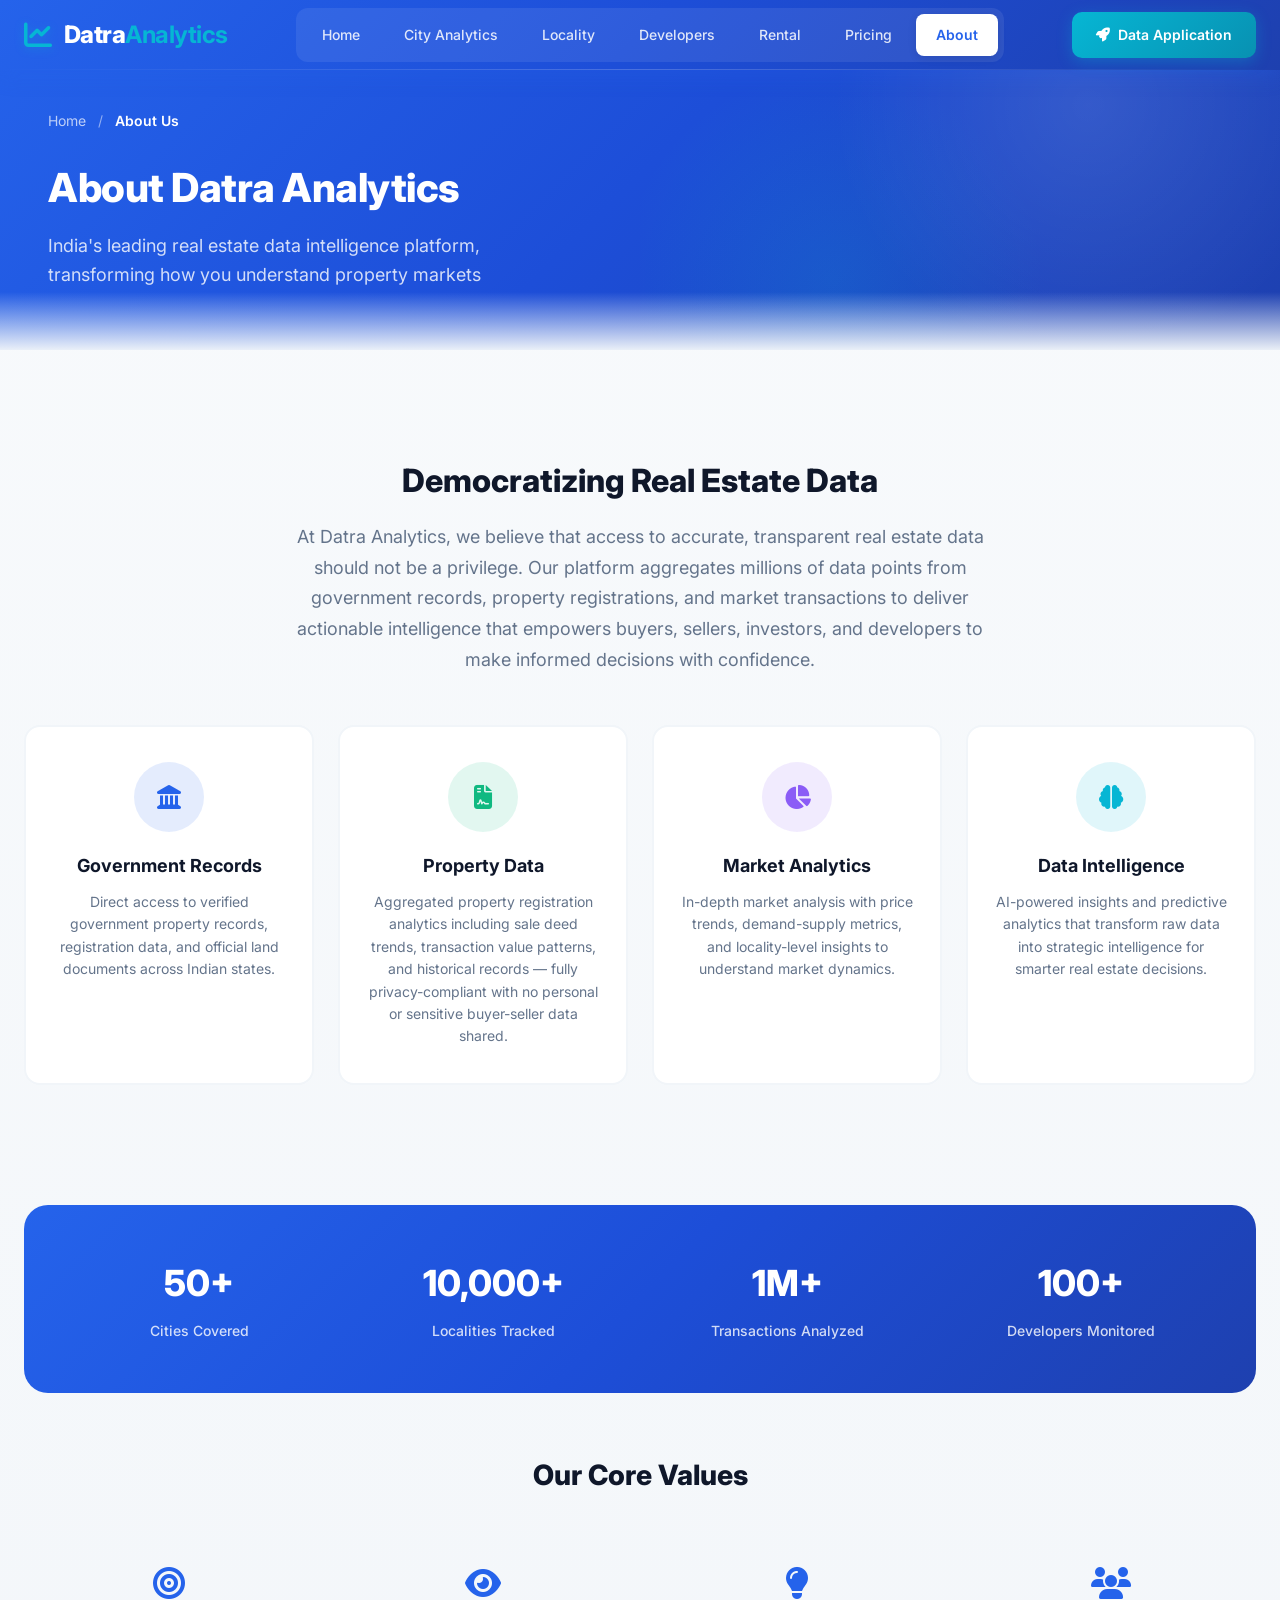
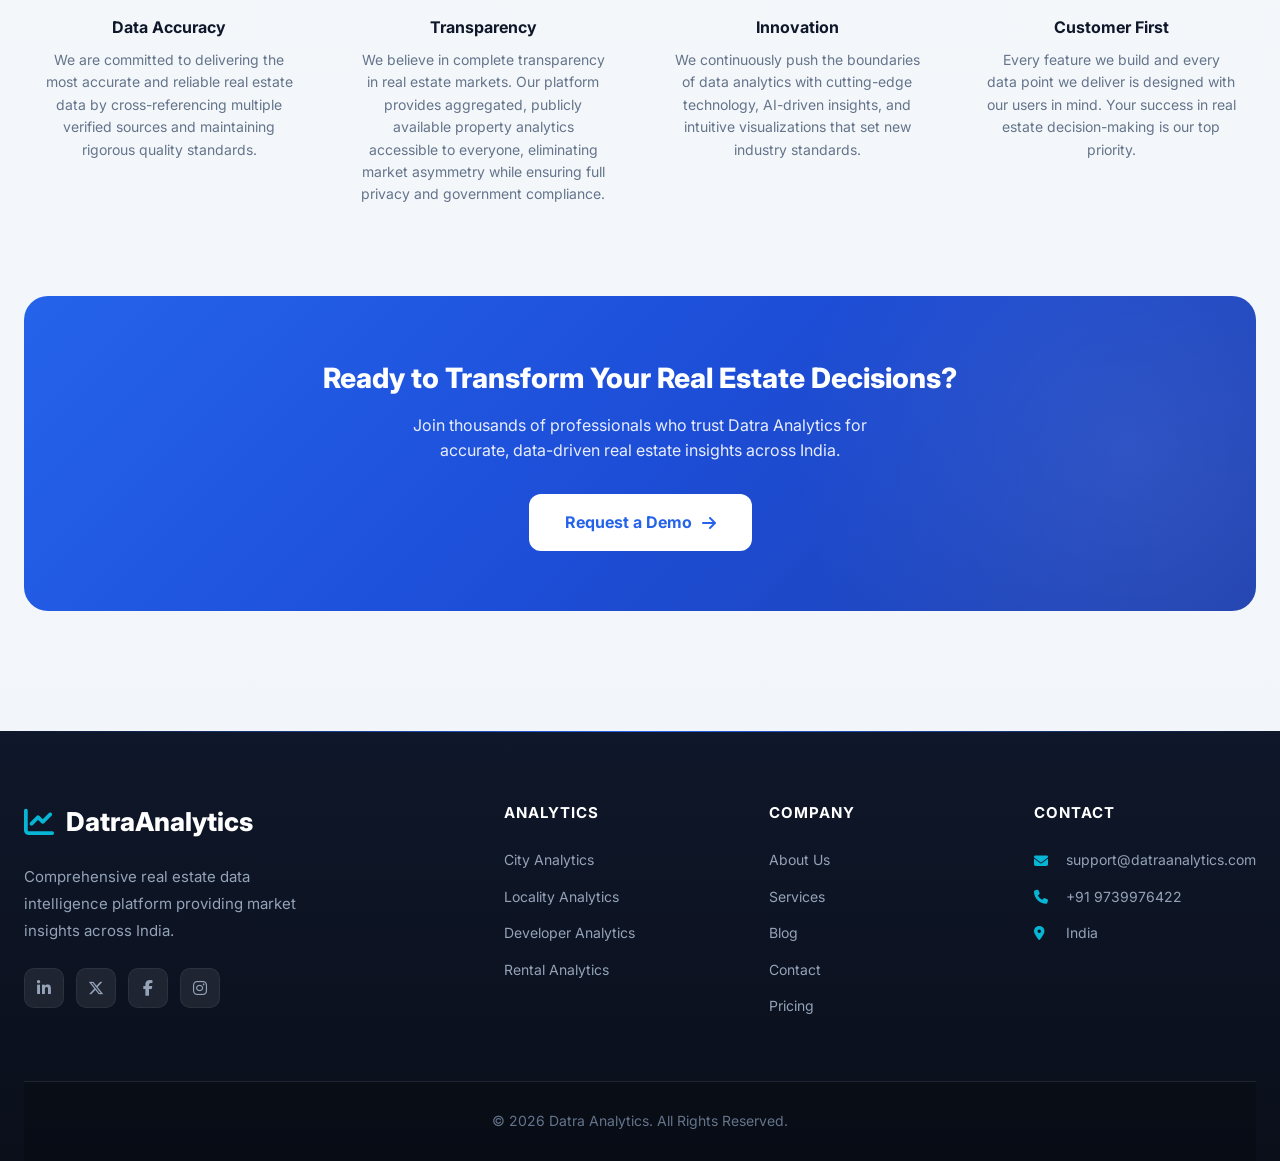
<file: about.html>
<!DOCTYPE html>
<html lang="en">
<head>
    <!-- Google Tag Manager - P754CFVG -->
    <script>(function(w,d,s,l,i){w[l]=w[l]||[];w[l].push({'gtm.start':
    new Date().getTime(),event:'gtm.js'});var f=d.getElementsByTagName(s)[0],
    j=d.createElement(s),dl=l!='dataLayer'?'&l='+l:'';j.async=true;j.src=
    'https://www.googletagmanager.com/gtm.js?id='+i+dl;f.parentNode.insertBefore(j,f);
    })(window,document,'script','dataLayer','GTM-P754CFVG');</script>
    <!-- End Google Tag Manager - P754CFVG -->
    <meta charset="UTF-8">
    <meta name="viewport" content="width=device-width, initial-scale=1.0">
    <title>About Us - Datra Analytics</title>

    <!-- SEO Meta Tags -->
    <meta name="description" content="Learn about Datra Analytics, India's leading real estate data intelligence platform. Our mission is to democratize property data with transparent, accurate market insights.">
    <meta name="keywords" content="about Datra Analytics, real estate data company India, property analytics company, real estate intelligence team, Datra Analytics mission">
    <meta name="robots" content="index, follow">
    <link rel="canonical" href="https://datraanalytics.com/about">

    <!-- Open Graph Tags -->
    <meta property="og:type" content="website">
    <meta property="og:site_name" content="Datra Analytics">
    <meta property="og:locale" content="en_IN">
    <meta property="og:title" content="About Datra Analytics - Real Estate Data Intelligence Company">
    <meta property="og:description" content="India's leading real estate data intelligence platform. Democratizing property data with transparent, accurate market insights.">
    <meta property="og:url" content="https://datraanalytics.com/about">
    <meta property="og:image" content="https://datraanalytics.com/images/og-datra-analytics.svg">

    <!-- Twitter Card Tags -->
    <meta name="twitter:card" content="summary_large_image">
    <meta name="twitter:title" content="About Datra Analytics - Real Estate Data Intelligence Company">
    <meta name="twitter:description" content="India's leading real estate data intelligence platform. Democratizing property data with transparent, accurate market insights.">
    <meta name="twitter:image" content="https://datraanalytics.com/images/og-datra-analytics.svg">

    <!-- Google Analytics 4 -->
    <script async src="https://www.googletagmanager.com/gtag/js?id=G-R1ZP1FEW2K"></script>
    <script>
        window.dataLayer = window.dataLayer || [];
        function gtag(){dataLayer.push(arguments);}
        gtag('js', new Date());
        gtag('config', 'G-R1ZP1FEW2K');
    </script>
    <!-- End Google Analytics 4 -->

    <link rel="preconnect" href="https://fonts.googleapis.com">
    <link rel="preconnect" href="https://fonts.gstatic.com" crossorigin>
    <link href="https://fonts.googleapis.com/css2?family=Inter:wght@400;500;600;700;800&display=swap" rel="stylesheet">
    <link rel="stylesheet" href="https://cdnjs.cloudflare.com/ajax/libs/font-awesome/6.4.0/css/all.min.css">
    <link rel="stylesheet" href="css/style.css">
    <link rel="icon" type="image/svg+xml" href="favicon.svg">

    <!-- Structured Data -->
    <script type="application/ld+json">
    {
      "@context": "https://schema.org",
      "@type": "AboutPage",
      "name": "About Datra Analytics",
      "description": "Learn about Datra Analytics, India's leading real estate data intelligence platform.",
      "url": "https://datraanalytics.com/about",
      "mainEntity": {
        "@type": "Organization",
        "name": "Datra Analytics",
        "url": "https://datraanalytics.com",
        "description": "Real estate data intelligence platform providing comprehensive market insights across India."
      }
    }
    </script>
    <script type="application/ld+json">
    {
      "@context": "https://schema.org",
      "@type": "BreadcrumbList",
      "itemListElement": [
        { "@type": "ListItem", "position": 1, "name": "Home", "item": "https://datraanalytics.com/" },
        { "@type": "ListItem", "position": 2, "name": "About Us", "item": "https://datraanalytics.com/about" }
      ]
    }
    </script>
</head>
<body>
    <!-- Google Tag Manager (noscript) - P754CFVG -->
    <noscript><iframe src="https://www.googletagmanager.com/ns.html?id=GTM-P754CFVG"
    height="0" width="0" style="display:none;visibility:hidden"></iframe></noscript>
    <!-- End Google Tag Manager (noscript) - P754CFVG -->

    <!-- Header -->
    <header class="header">
        <div class="header-container">
            <a href="/" class="logo">
                <i class="fas fa-chart-line"></i>
                <span>Datra<span class="yellow">Analytics</span></span>
            </a>
            <nav class="nav">
                <a href="/" class="nav-link">Home</a>
                <a href="/city-analytics" class="nav-link">City Analytics</a>
                <a href="/locality-analytics" class="nav-link">Locality</a>
                <a href="/developer-analytics" class="nav-link">Developers</a>
                <a href="/rental-analytics" class="nav-link">Rental</a>
                <a href="/pricing" class="nav-link">Pricing</a>
                <a href="/about" class="nav-link active">About</a>
            </nav>
            <div class="header-actions">
                <a href="https://app.datraanalytics.com/" class="btn-yellow" target="_blank"><i class="fas fa-rocket"></i> Data Application</a>
            </div>
            <button class="mobile-menu-btn" onclick="toggleMobileMenu()">
                <i class="fas fa-bars"></i>
            </button>
        </div>
    </header>

    <!-- Page Hero -->
    <section class="page-hero">
        <div class="container">
            <div class="breadcrumb">
                <a href="/">Home</a>
                <span>/</span>
                <span>About Us</span>
            </div>
            <h1>About Datra Analytics</h1>
            <p>India's leading real estate data intelligence platform, transforming how you understand property markets</p>
        </div>
    </section>

    <!-- Main Content -->
    <main class="page-content">
        <div class="container">

            <!-- Mission Section -->
            <section class="about-mission">
                <h2>Democratizing Real Estate Data</h2>
                <p>At Datra Analytics, we believe that access to accurate, transparent real estate data should not be a privilege. Our platform aggregates millions of data points from government records, property registrations, and market transactions to deliver actionable intelligence that empowers buyers, sellers, investors, and developers to make informed decisions with confidence.</p>

                <div class="about-grid">
                    <div class="about-card">
                        <div class="card-icon yellow">
                            <i class="fas fa-landmark"></i>
                        </div>
                        <h3>Government Records</h3>
                        <p>Direct access to verified government property records, registration data, and official land documents across Indian states.</p>
                    </div>
                    <div class="about-card">
                        <div class="card-icon green">
                            <i class="fas fa-file-contract"></i>
                        </div>
                        <h3>Property Data</h3>
                        <p>Aggregated property registration analytics including sale deed trends, transaction value patterns, and historical records — fully privacy-compliant with no personal or sensitive buyer-seller data shared.</p>
                    </div>
                    <div class="about-card">
                        <div class="card-icon purple">
                            <i class="fas fa-chart-pie"></i>
                        </div>
                        <h3>Market Analytics</h3>
                        <p>In-depth market analysis with price trends, demand-supply metrics, and locality-level insights to understand market dynamics.</p>
                    </div>
                    <div class="about-card">
                        <div class="card-icon orange">
                            <i class="fas fa-brain"></i>
                        </div>
                        <h3>Data Intelligence</h3>
                        <p>AI-powered insights and predictive analytics that transform raw data into strategic intelligence for smarter real estate decisions.</p>
                    </div>
                </div>
            </section>

            <!-- Stats Banner -->
            <div class="stats-banner">
                <div class="stat-item">
                    <h3>50+</h3>
                    <p>Cities Covered</p>
                </div>
                <div class="stat-item">
                    <h3>10,000+</h3>
                    <p>Localities Tracked</p>
                </div>
                <div class="stat-item">
                    <h3>1M+</h3>
                    <p>Transactions Analyzed</p>
                </div>
                <div class="stat-item">
                    <h3>100+</h3>
                    <p>Developers Monitored</p>
                </div>
            </div>

            <!-- Values Section -->
            <section class="values-section">
                <h2>Our Core Values</h2>
                <div class="values-grid">
                    <div class="value-card">
                        <i class="fas fa-bullseye"></i>
                        <h3>Data Accuracy</h3>
                        <p>We are committed to delivering the most accurate and reliable real estate data by cross-referencing multiple verified sources and maintaining rigorous quality standards.</p>
                    </div>
                    <div class="value-card">
                        <i class="fas fa-eye"></i>
                        <h3>Transparency</h3>
                        <p>We believe in complete transparency in real estate markets. Our platform provides aggregated, publicly available property analytics accessible to everyone, eliminating market asymmetry while ensuring full privacy and government compliance.</p>
                    </div>
                    <div class="value-card">
                        <i class="fas fa-lightbulb"></i>
                        <h3>Innovation</h3>
                        <p>We continuously push the boundaries of data analytics with cutting-edge technology, AI-driven insights, and intuitive visualizations that set new industry standards.</p>
                    </div>
                    <div class="value-card">
                        <i class="fas fa-users"></i>
                        <h3>Customer First</h3>
                        <p>Every feature we build and every data point we deliver is designed with our users in mind. Your success in real estate decision-making is our top priority.</p>
                    </div>
                </div>
            </section>

            <!-- CTA Section -->
            <section class="cta-section">
                <h2>Ready to Transform Your Real Estate Decisions?</h2>
                <p>Join thousands of professionals who trust Datra Analytics for accurate, data-driven real estate insights across India.</p>
                <a href="/demo-request" class="btn-cta">
                    Request a Demo <i class="fas fa-arrow-right"></i>
                </a>
            </section>

        </div>
    </main>

    <!-- Footer -->
    <footer class="footer">
        <div class="container">
            <div class="footer-content">
                <div class="footer-brand">
                    <div class="footer-logo">
                        <i class="fas fa-chart-line"></i>
                        <span>Datra<span class="yellow">Analytics</span></span>
                    </div>
                    <p>Comprehensive real estate data intelligence platform providing market insights across India.</p>
                    <div class="footer-social">
                        <a href="https://www.linkedin.com/company/datraanalytics" target="_blank" rel="noopener noreferrer" aria-label="LinkedIn"><i class="fab fa-linkedin-in"></i></a>
                        <a href="https://twitter.com/DatraAnalytics" target="_blank" rel="noopener noreferrer" aria-label="X (Twitter)"><i class="fab fa-x-twitter"></i></a>
                        <a href="https://www.facebook.com/DatraAnalytics" target="_blank" rel="noopener noreferrer" aria-label="Facebook"><i class="fab fa-facebook-f"></i></a>
                        <a href="https://www.instagram.com/datraanalytics" target="_blank" rel="noopener noreferrer" aria-label="Instagram"><i class="fab fa-instagram"></i></a>
                    </div>
                </div>
                <div class="footer-links">
                    <h4>Analytics</h4>
                    <a href="/city-analytics">City Analytics</a>
                    <a href="/locality-analytics">Locality Analytics</a>
                    <a href="/developer-analytics">Developer Analytics</a>
                    <a href="/rental-analytics">Rental Analytics</a>
                </div>
                <div class="footer-links">
                    <h4>Company</h4>
                    <a href="/about">About Us</a>
                    <a href="/services">Services</a>
                    <a href="/blog">Blog</a>
                    <a href="/contact">Contact</a>
                    <a href="/pricing">Pricing</a>
                </div>
                <div class="footer-contact">
                    <h4>Contact</h4>
                    <p><i class="fas fa-envelope"></i> support@datraanalytics.com</p>
                    <p><i class="fas fa-phone"></i> +91 9739976422</p>
                    <p><i class="fas fa-map-marker-alt"></i> India</p>
                </div>
            </div>
            <div class="footer-bottom">
                <p>&copy; 2026 Datra Analytics. All Rights Reserved.</p>
            </div>
        </div>
    </footer>

    <script src="js/main.js"></script>
</body>
</html>
</file>
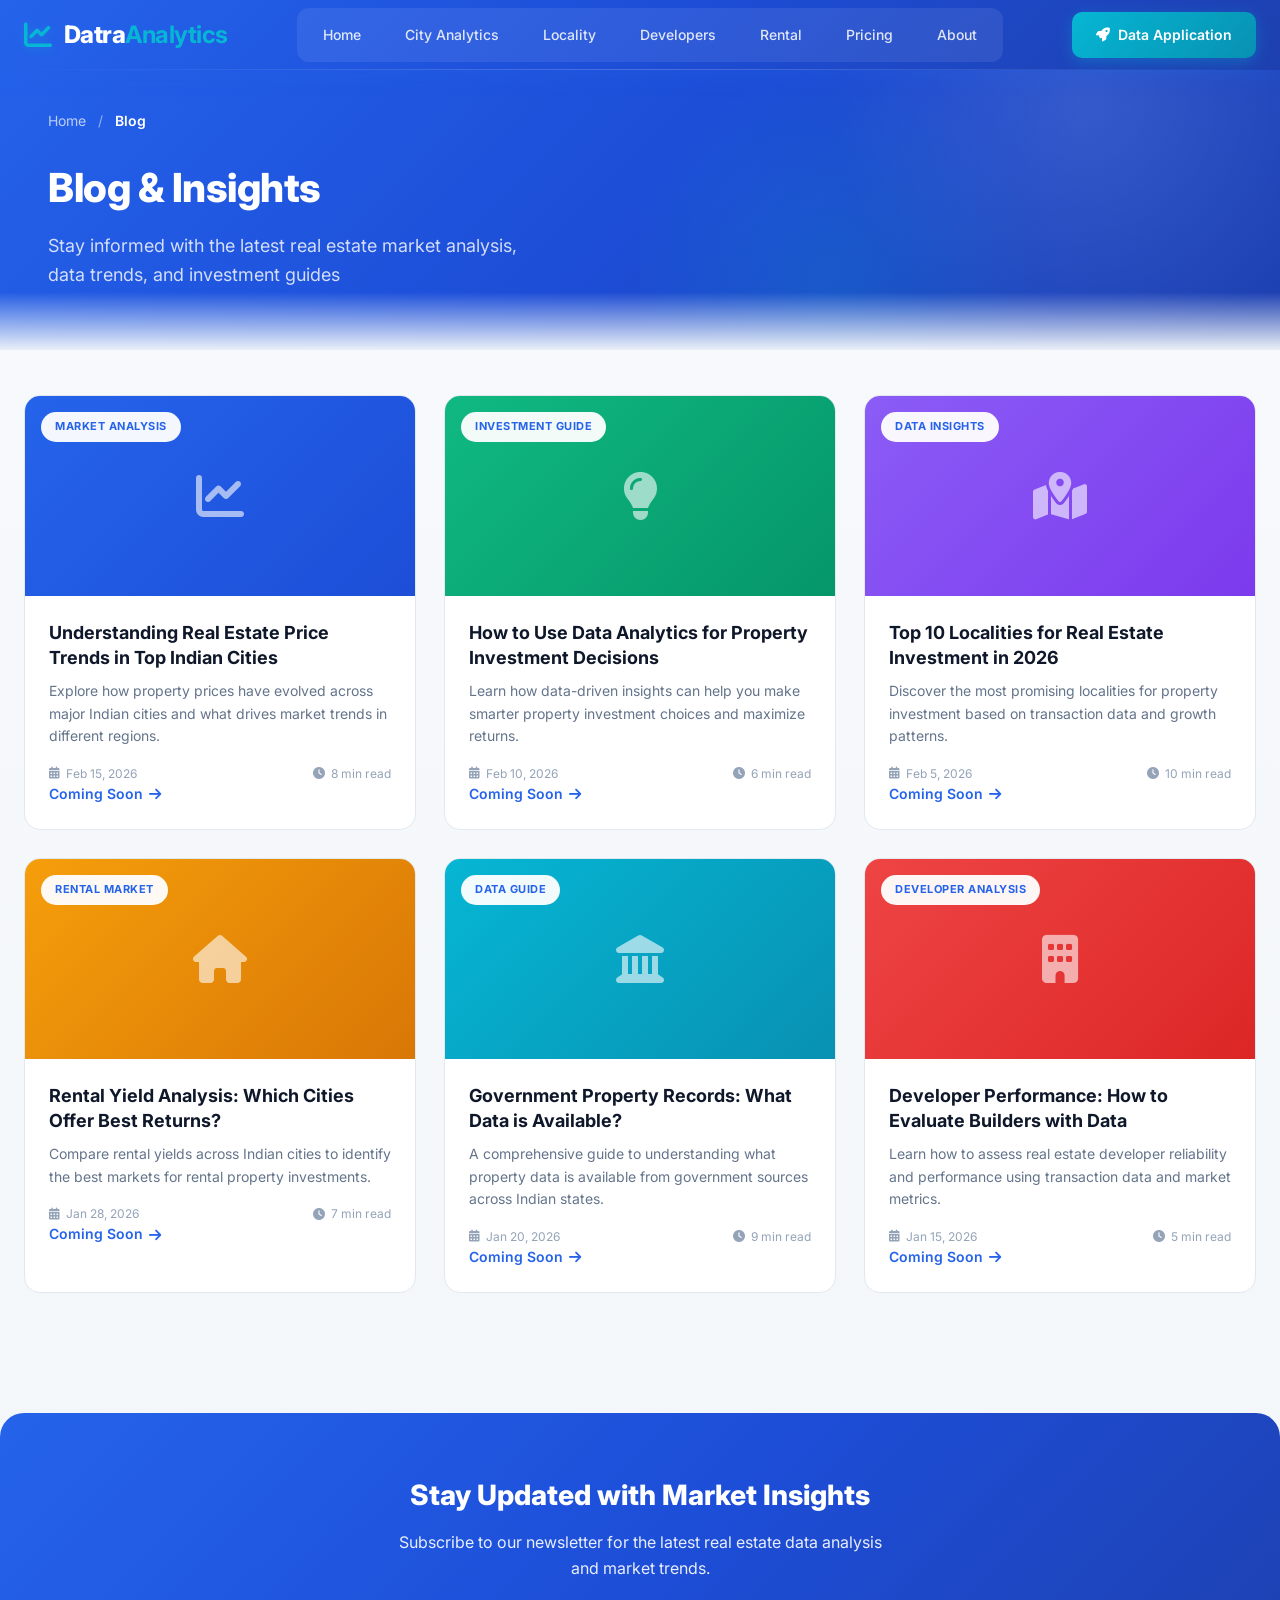
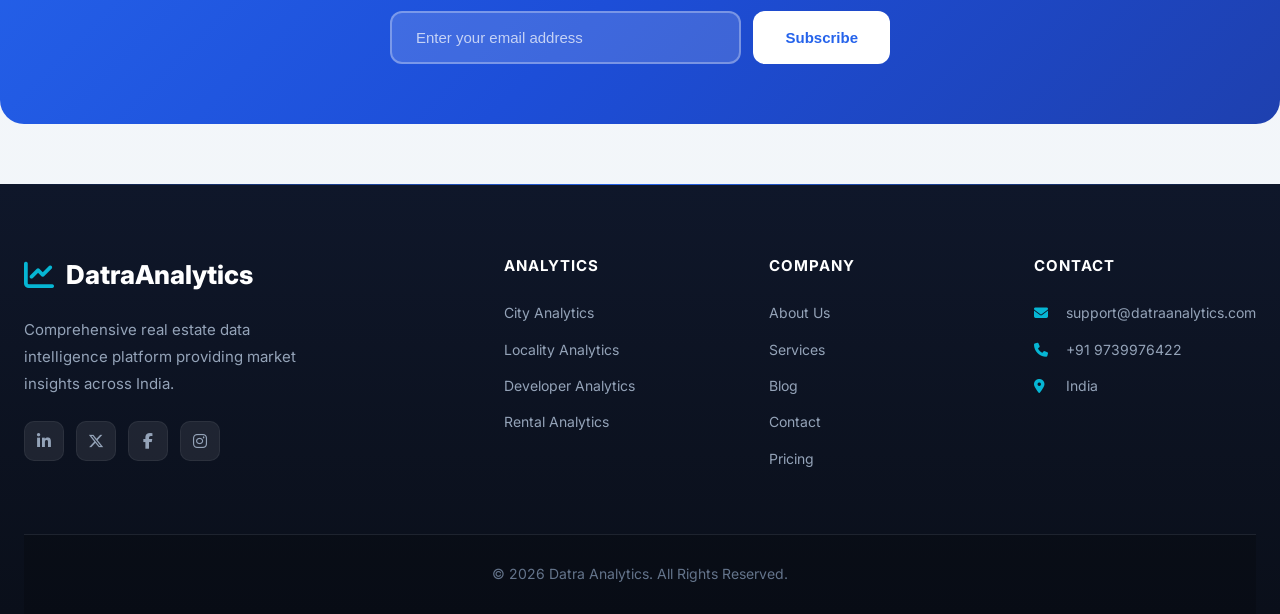
<file: blog.html>
<!DOCTYPE html>
<html lang="en">
<head>
    <!-- Google Tag Manager - P754CFVG -->
    <script>(function(w,d,s,l,i){w[l]=w[l]||[];w[l].push({'gtm.start':
    new Date().getTime(),event:'gtm.js'});var f=d.getElementsByTagName(s)[0],
    j=d.createElement(s),dl=l!='dataLayer'?'&l='+l:'';j.async=true;j.src=
    'https://www.googletagmanager.com/gtm.js?id='+i+dl;f.parentNode.insertBefore(j,f);
    })(window,document,'script','dataLayer','GTM-P754CFVG');</script>
    <!-- End Google Tag Manager - P754CFVG -->
    <meta charset="UTF-8">
    <meta name="viewport" content="width=device-width, initial-scale=1.0">
    <title>Blog - Real Estate Market Insights | Datra Analytics</title>

    <!-- SEO Meta Tags -->
    <meta name="description" content="Read the latest real estate market insights, data analysis trends, and property investment guides from Datra Analytics experts. Stay informed with data-driven articles.">
    <meta name="keywords" content="real estate blog India, property market insights, real estate data articles, property investment guides, market analysis blog, real estate trends India">
    <meta name="robots" content="index, follow">
    <link rel="canonical" href="https://datraanalytics.com/blog">

    <!-- Open Graph Tags -->
    <meta property="og:type" content="website">
    <meta property="og:site_name" content="Datra Analytics">
    <meta property="og:locale" content="en_IN">
    <meta property="og:title" content="Blog - Real Estate Market Insights & Analysis | Datra Analytics">
    <meta property="og:description" content="Latest real estate market insights, data trends, and property investment guides from Datra Analytics experts.">
    <meta property="og:url" content="https://datraanalytics.com/blog">
    <meta property="og:image" content="https://datraanalytics.com/images/og-datra-analytics.svg">

    <!-- Twitter Card Tags -->
    <meta name="twitter:card" content="summary_large_image">
    <meta name="twitter:title" content="Blog - Real Estate Market Insights & Analysis | Datra Analytics">
    <meta name="twitter:description" content="Latest real estate market insights, data trends, and property investment guides from Datra Analytics experts.">
    <meta name="twitter:image" content="https://datraanalytics.com/images/og-datra-analytics.svg">

    <!-- Google Analytics 4 -->
    <script async src="https://www.googletagmanager.com/gtag/js?id=G-R1ZP1FEW2K"></script>
    <script>
        window.dataLayer = window.dataLayer || [];
        function gtag(){dataLayer.push(arguments);}
        gtag('js', new Date());
        gtag('config', 'G-R1ZP1FEW2K');
    </script>
    <!-- End Google Analytics 4 -->

    <link rel="preconnect" href="https://fonts.googleapis.com">
    <link rel="preconnect" href="https://fonts.gstatic.com" crossorigin>
    <link href="https://fonts.googleapis.com/css2?family=Inter:wght@400;500;600;700;800&display=swap" rel="stylesheet">
    <link rel="stylesheet" href="https://cdnjs.cloudflare.com/ajax/libs/font-awesome/6.4.0/css/all.min.css">
    <link rel="stylesheet" href="css/style.css">
    <link rel="icon" type="image/svg+xml" href="favicon.svg">

    <!-- Structured Data -->
    <script type="application/ld+json">
    {
      "@context": "https://schema.org",
      "@type": "Blog",
      "name": "Datra Analytics Blog",
      "description": "Real estate market insights, data analysis trends, and property investment guides.",
      "url": "https://datraanalytics.com/blog",
      "publisher": { "@type": "Organization", "name": "Datra Analytics", "url": "https://datraanalytics.com" }
    }
    </script>
    <script type="application/ld+json">
    {
      "@context": "https://schema.org",
      "@type": "BreadcrumbList",
      "itemListElement": [
        { "@type": "ListItem", "position": 1, "name": "Home", "item": "https://datraanalytics.com/" },
        { "@type": "ListItem", "position": 2, "name": "Blog", "item": "https://datraanalytics.com/blog" }
      ]
    }
    </script>
</head>
<body>
    <!-- Google Tag Manager (noscript) - P754CFVG -->
    <noscript><iframe src="https://www.googletagmanager.com/ns.html?id=GTM-P754CFVG"
    height="0" width="0" style="display:none;visibility:hidden"></iframe></noscript>
    <!-- End Google Tag Manager (noscript) - P754CFVG -->

    <!-- Header -->
    <header class="header">
        <div class="header-container">
            <a href="/" class="logo">
                <i class="fas fa-chart-line"></i>
                <span>Datra<span class="yellow">Analytics</span></span>
            </a>
            <nav class="nav">
                <a href="/" class="nav-link">Home</a>
                <a href="/city-analytics" class="nav-link">City Analytics</a>
                <a href="/locality-analytics" class="nav-link">Locality</a>
                <a href="/developer-analytics" class="nav-link">Developers</a>
                <a href="/rental-analytics" class="nav-link">Rental</a>
                <a href="/pricing" class="nav-link">Pricing</a>
                <a href="/about" class="nav-link">About</a>
            </nav>
            <div class="header-actions">
                <a href="https://app.datraanalytics.com/" class="btn-yellow" target="_blank"><i class="fas fa-rocket"></i> Data Application</a>
            </div>
            <button class="mobile-menu-btn" onclick="toggleMobileMenu()">
                <i class="fas fa-bars"></i>
            </button>
        </div>
    </header>

    <!-- Page Hero -->
    <section class="page-hero">
        <div class="container">
            <div class="breadcrumb">
                <a href="/">Home</a>
                <span>/</span>
                <span>Blog</span>
            </div>
            <h1>Blog & Insights</h1>
            <p>Stay informed with the latest real estate market analysis, data trends, and investment guides</p>
        </div>
    </section>

    <!-- Main Content -->
    <section class="page-content">
        <div class="container">
            <div class="blog-grid">

                <!-- Blog Card 1 -->
                <div class="blog-card">
                    <div class="blog-card-image" style="background: linear-gradient(135deg, #2563EB, #1D4ED8);">
                        <i class="fas fa-chart-line"></i>
                        <span class="blog-category">Market Analysis</span>
                    </div>
                    <div class="blog-card-content">
                        <h3>Understanding Real Estate Price Trends in Top Indian Cities</h3>
                        <p>Explore how property prices have evolved across major Indian cities and what drives market trends in different regions.</p>
                        <div class="blog-meta">
                            <span><i class="fas fa-calendar-alt"></i> Feb 15, 2026</span>
                            <span><i class="fas fa-clock"></i> 8 min read</span>
                        </div>
                        <a href="#" class="blog-read-more">Coming Soon <i class="fas fa-arrow-right"></i></a>
                    </div>
                </div>

                <!-- Blog Card 2 -->
                <div class="blog-card">
                    <div class="blog-card-image" style="background: linear-gradient(135deg, #10B981, #059669);">
                        <i class="fas fa-lightbulb"></i>
                        <span class="blog-category">Investment Guide</span>
                    </div>
                    <div class="blog-card-content">
                        <h3>How to Use Data Analytics for Property Investment Decisions</h3>
                        <p>Learn how data-driven insights can help you make smarter property investment choices and maximize returns.</p>
                        <div class="blog-meta">
                            <span><i class="fas fa-calendar-alt"></i> Feb 10, 2026</span>
                            <span><i class="fas fa-clock"></i> 6 min read</span>
                        </div>
                        <a href="#" class="blog-read-more">Coming Soon <i class="fas fa-arrow-right"></i></a>
                    </div>
                </div>

                <!-- Blog Card 3 -->
                <div class="blog-card">
                    <div class="blog-card-image" style="background: linear-gradient(135deg, #8B5CF6, #7C3AED);">
                        <i class="fas fa-map-marked-alt"></i>
                        <span class="blog-category">Data Insights</span>
                    </div>
                    <div class="blog-card-content">
                        <h3>Top 10 Localities for Real Estate Investment in 2026</h3>
                        <p>Discover the most promising localities for property investment based on transaction data and growth patterns.</p>
                        <div class="blog-meta">
                            <span><i class="fas fa-calendar-alt"></i> Feb 5, 2026</span>
                            <span><i class="fas fa-clock"></i> 10 min read</span>
                        </div>
                        <a href="#" class="blog-read-more">Coming Soon <i class="fas fa-arrow-right"></i></a>
                    </div>
                </div>

                <!-- Blog Card 4 -->
                <div class="blog-card">
                    <div class="blog-card-image" style="background: linear-gradient(135deg, #F59E0B, #D97706);">
                        <i class="fas fa-home"></i>
                        <span class="blog-category">Rental Market</span>
                    </div>
                    <div class="blog-card-content">
                        <h3>Rental Yield Analysis: Which Cities Offer Best Returns?</h3>
                        <p>Compare rental yields across Indian cities to identify the best markets for rental property investments.</p>
                        <div class="blog-meta">
                            <span><i class="fas fa-calendar-alt"></i> Jan 28, 2026</span>
                            <span><i class="fas fa-clock"></i> 7 min read</span>
                        </div>
                        <a href="#" class="blog-read-more">Coming Soon <i class="fas fa-arrow-right"></i></a>
                    </div>
                </div>

                <!-- Blog Card 5 -->
                <div class="blog-card">
                    <div class="blog-card-image" style="background: linear-gradient(135deg, #06B6D4, #0891B2);">
                        <i class="fas fa-landmark"></i>
                        <span class="blog-category">Data Guide</span>
                    </div>
                    <div class="blog-card-content">
                        <h3>Government Property Records: What Data is Available?</h3>
                        <p>A comprehensive guide to understanding what property data is available from government sources across Indian states.</p>
                        <div class="blog-meta">
                            <span><i class="fas fa-calendar-alt"></i> Jan 20, 2026</span>
                            <span><i class="fas fa-clock"></i> 9 min read</span>
                        </div>
                        <a href="#" class="blog-read-more">Coming Soon <i class="fas fa-arrow-right"></i></a>
                    </div>
                </div>

                <!-- Blog Card 6 -->
                <div class="blog-card">
                    <div class="blog-card-image" style="background: linear-gradient(135deg, #EF4444, #DC2626);">
                        <i class="fas fa-building"></i>
                        <span class="blog-category">Developer Analysis</span>
                    </div>
                    <div class="blog-card-content">
                        <h3>Developer Performance: How to Evaluate Builders with Data</h3>
                        <p>Learn how to assess real estate developer reliability and performance using transaction data and market metrics.</p>
                        <div class="blog-meta">
                            <span><i class="fas fa-calendar-alt"></i> Jan 15, 2026</span>
                            <span><i class="fas fa-clock"></i> 5 min read</span>
                        </div>
                        <a href="#" class="blog-read-more">Coming Soon <i class="fas fa-arrow-right"></i></a>
                    </div>
                </div>

            </div>
        </div>
    </section>

    <!-- Newsletter Section -->
    <section class="newsletter-section">
        <div class="container">
            <h2>Stay Updated with Market Insights</h2>
            <p>Subscribe to our newsletter for the latest real estate data analysis and market trends.</p>
            <form class="newsletter-form">
                <input type="email" placeholder="Enter your email address" required>
                <button type="submit" class="btn-yellow">Subscribe</button>
            </form>
        </div>
    </section>

    <!-- Footer -->
    <footer class="footer">
        <div class="container">
            <div class="footer-content">
                <div class="footer-brand">
                    <div class="footer-logo">
                        <i class="fas fa-chart-line"></i>
                        <span>Datra<span class="yellow">Analytics</span></span>
                    </div>
                    <p>Comprehensive real estate data intelligence platform providing market insights across India.</p>
                    <div class="footer-social">
                        <a href="https://www.linkedin.com/company/datraanalytics" target="_blank" rel="noopener noreferrer" aria-label="LinkedIn"><i class="fab fa-linkedin-in"></i></a>
                        <a href="https://twitter.com/DatraAnalytics" target="_blank" rel="noopener noreferrer" aria-label="X (Twitter)"><i class="fab fa-x-twitter"></i></a>
                        <a href="https://www.facebook.com/DatraAnalytics" target="_blank" rel="noopener noreferrer" aria-label="Facebook"><i class="fab fa-facebook-f"></i></a>
                        <a href="https://www.instagram.com/datraanalytics" target="_blank" rel="noopener noreferrer" aria-label="Instagram"><i class="fab fa-instagram"></i></a>
                    </div>
                </div>
                <div class="footer-links">
                    <h4>Analytics</h4>
                    <a href="/city-analytics">City Analytics</a>
                    <a href="/locality-analytics">Locality Analytics</a>
                    <a href="/developer-analytics">Developer Analytics</a>
                    <a href="/rental-analytics">Rental Analytics</a>
                </div>
                <div class="footer-links">
                    <h4>Company</h4>
                    <a href="/about">About Us</a>
                    <a href="/services">Services</a>
                    <a href="/blog">Blog</a>
                    <a href="/contact">Contact</a>
                    <a href="/pricing">Pricing</a>
                </div>
                <div class="footer-contact">
                    <h4>Contact</h4>
                    <p><i class="fas fa-envelope"></i> support@datraanalytics.com</p>
                    <p><i class="fas fa-phone"></i> +91 9739976422</p>
                    <p><i class="fas fa-map-marker-alt"></i> India</p>
                </div>
            </div>
            <div class="footer-bottom">
                <p>&copy; 2026 Datra Analytics. All Rights Reserved.</p>
            </div>
        </div>
    </footer>

    <script src="js/main.js"></script>
</body>
</html>
</file>
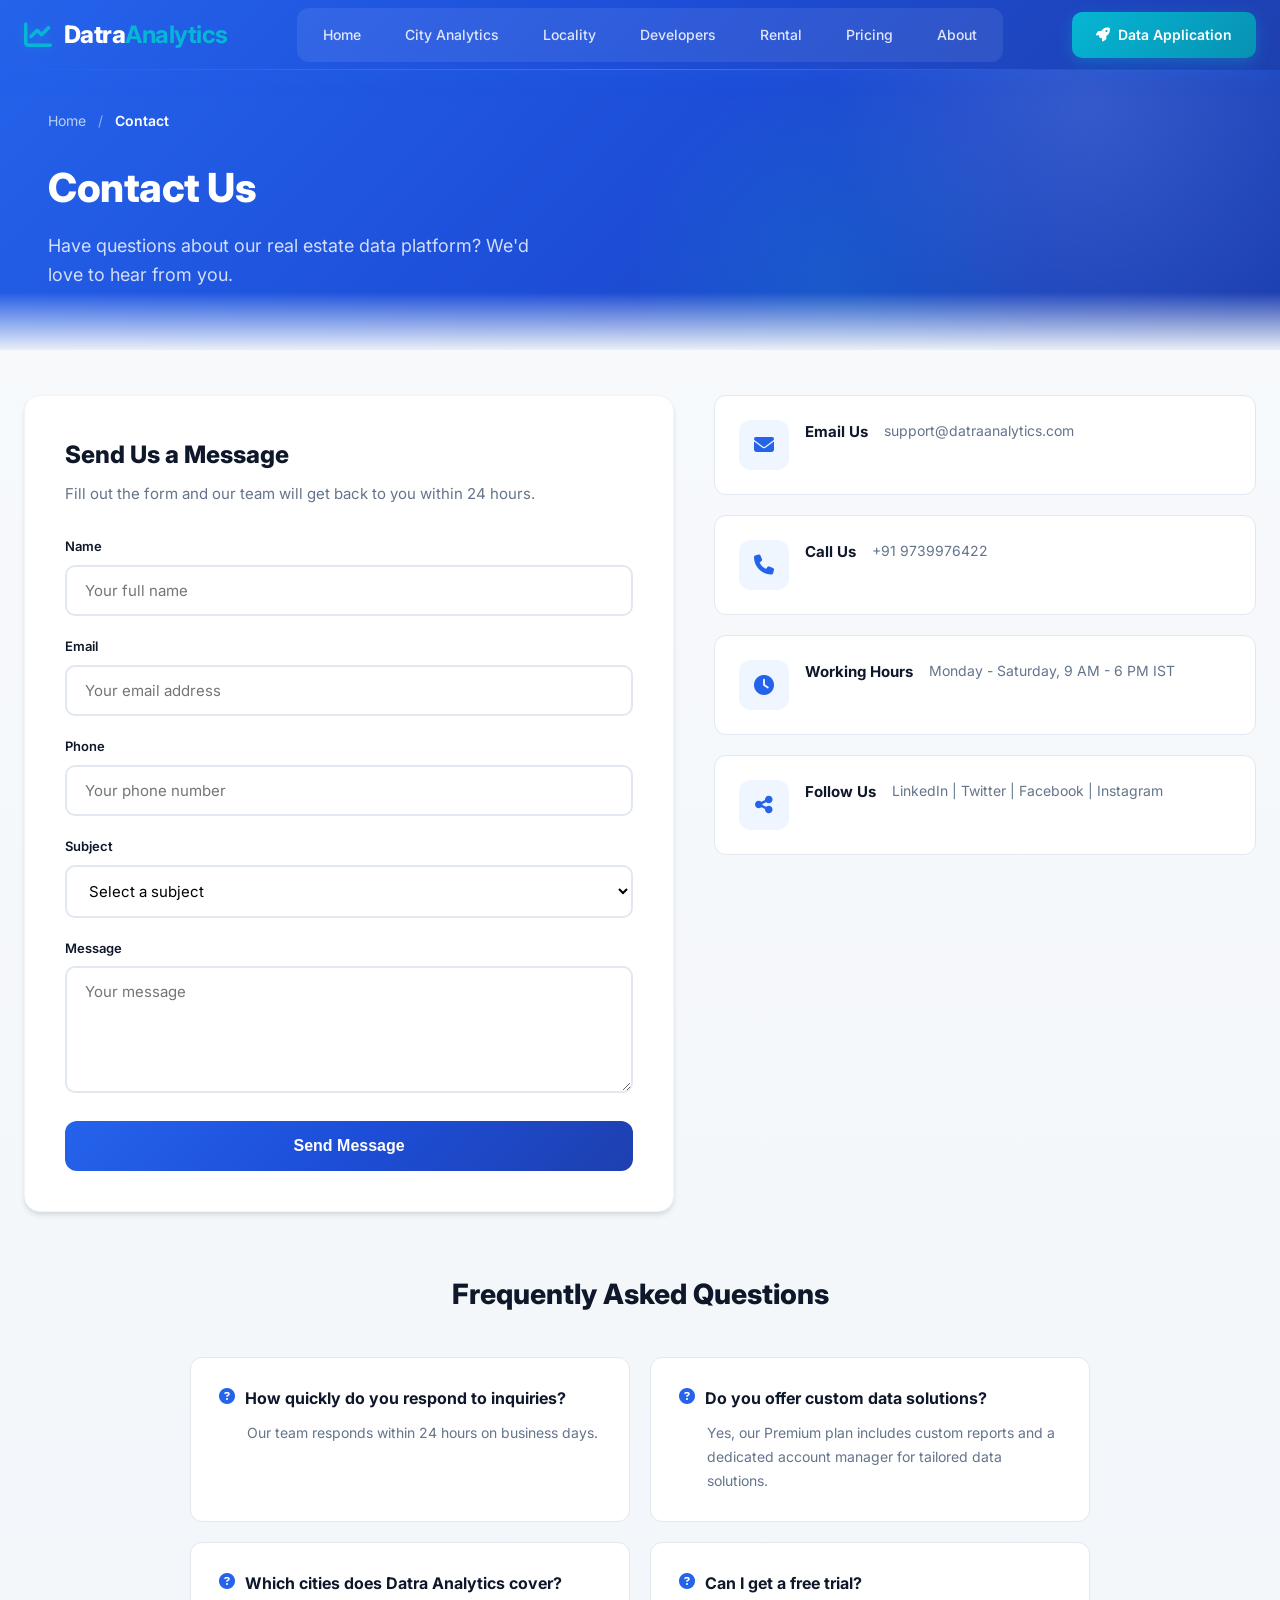
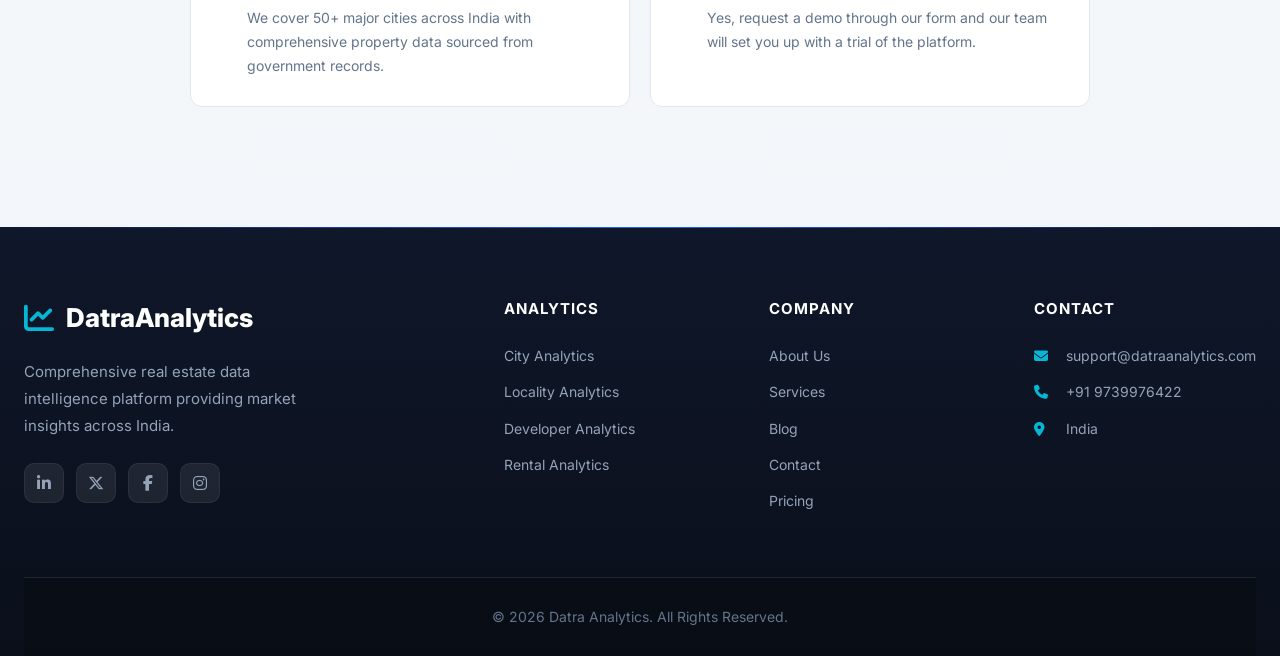
<file: contact.html>
<!DOCTYPE html>
<html lang="en">
<head>
    <!-- Google Tag Manager - P754CFVG -->
    <script>(function(w,d,s,l,i){w[l]=w[l]||[];w[l].push({'gtm.start':
    new Date().getTime(),event:'gtm.js'});var f=d.getElementsByTagName(s)[0],
    j=d.createElement(s),dl=l!='dataLayer'?'&l='+l:'';j.async=true;j.src=
    'https://www.googletagmanager.com/gtm.js?id='+i+dl;f.parentNode.insertBefore(j,f);
    })(window,document,'script','dataLayer','GTM-P754CFVG');</script>
    <!-- End Google Tag Manager - P754CFVG -->
    <meta charset="UTF-8">
    <meta name="viewport" content="width=device-width, initial-scale=1.0">
    <title>Contact Us - Datra Analytics</title>

    <!-- SEO Meta Tags -->
    <meta name="description" content="Get in touch with Datra Analytics for real estate data inquiries, partnership opportunities, or support. Email, phone, and contact form available for quick response.">
    <meta name="keywords" content="contact Datra Analytics, real estate data support, property analytics contact, Datra Analytics email, Datra Analytics phone number">
    <meta name="robots" content="index, follow">
    <link rel="canonical" href="https://datraanalytics.com/contact">

    <!-- Open Graph Tags -->
    <meta property="og:type" content="website">
    <meta property="og:site_name" content="Datra Analytics">
    <meta property="og:locale" content="en_IN">
    <meta property="og:title" content="Contact Us - Datra Analytics">
    <meta property="og:description" content="Get in touch with Datra Analytics for real estate data inquiries, partnerships, or support. We respond within 24 hours.">
    <meta property="og:url" content="https://datraanalytics.com/contact">
    <meta property="og:image" content="https://datraanalytics.com/images/og-datra-analytics.svg">

    <!-- Twitter Card Tags -->
    <meta name="twitter:card" content="summary_large_image">
    <meta name="twitter:title" content="Contact Us - Datra Analytics">
    <meta name="twitter:description" content="Get in touch with Datra Analytics for real estate data inquiries, partnerships, or support. We respond within 24 hours.">
    <meta name="twitter:image" content="https://datraanalytics.com/images/og-datra-analytics.svg">

    <!-- Google Analytics 4 -->
    <script async src="https://www.googletagmanager.com/gtag/js?id=G-R1ZP1FEW2K"></script>
    <script>
        window.dataLayer = window.dataLayer || [];
        function gtag(){dataLayer.push(arguments);}
        gtag('js', new Date());
        gtag('config', 'G-R1ZP1FEW2K');
    </script>
    <!-- End Google Analytics 4 -->

    <link rel="preconnect" href="https://fonts.googleapis.com">
    <link rel="preconnect" href="https://fonts.gstatic.com" crossorigin>
    <link href="https://fonts.googleapis.com/css2?family=Inter:wght@400;500;600;700;800&display=swap" rel="stylesheet">
    <link rel="stylesheet" href="https://cdnjs.cloudflare.com/ajax/libs/font-awesome/6.4.0/css/all.min.css">
    <link rel="stylesheet" href="css/style.css">
    <link rel="icon" type="image/svg+xml" href="favicon.svg">

    <!-- Structured Data -->
    <script type="application/ld+json">
    {
      "@context": "https://schema.org",
      "@type": "ContactPage",
      "name": "Contact Us - Datra Analytics",
      "description": "Get in touch with Datra Analytics for real estate data inquiries, partnership opportunities, or support.",
      "url": "https://datraanalytics.com/contact",
      "mainEntity": {
        "@type": "Organization",
        "name": "Datra Analytics",
        "url": "https://datraanalytics.com",
        "email": "support@datraanalytics.com",
        "telephone": "+91 9739976422",
        "description": "Real estate data intelligence platform providing comprehensive market insights across India."
      }
    }
    </script>
    <script type="application/ld+json">
    {
      "@context": "https://schema.org",
      "@type": "FAQPage",
      "mainEntity": [
        {
          "@type": "Question",
          "name": "How quickly do you respond to inquiries?",
          "acceptedAnswer": {
            "@type": "Answer",
            "text": "Our team responds within 24 hours on business days."
          }
        },
        {
          "@type": "Question",
          "name": "Do you offer custom data solutions?",
          "acceptedAnswer": {
            "@type": "Answer",
            "text": "Yes, our Premium plan includes custom reports and a dedicated account manager for tailored data solutions."
          }
        },
        {
          "@type": "Question",
          "name": "Which cities does Datra Analytics cover?",
          "acceptedAnswer": {
            "@type": "Answer",
            "text": "We cover 50+ major cities across India with comprehensive property data sourced from government records."
          }
        },
        {
          "@type": "Question",
          "name": "Can I get a free trial?",
          "acceptedAnswer": {
            "@type": "Answer",
            "text": "Yes, request a demo through our form and our team will set you up with a trial of the platform."
          }
        }
      ]
    }
    </script>
    <script type="application/ld+json">
    {
      "@context": "https://schema.org",
      "@type": "BreadcrumbList",
      "itemListElement": [
        { "@type": "ListItem", "position": 1, "name": "Home", "item": "https://datraanalytics.com/" },
        { "@type": "ListItem", "position": 2, "name": "Contact", "item": "https://datraanalytics.com/contact" }
      ]
    }
    </script>
</head>
<body>
    <!-- Google Tag Manager (noscript) - P754CFVG -->
    <noscript><iframe src="https://www.googletagmanager.com/ns.html?id=GTM-P754CFVG"
    height="0" width="0" style="display:none;visibility:hidden"></iframe></noscript>
    <!-- End Google Tag Manager (noscript) - P754CFVG -->

    <!-- Header -->
    <header class="header">
        <div class="header-container">
            <a href="/" class="logo">
                <i class="fas fa-chart-line"></i>
                <span>Datra<span class="yellow">Analytics</span></span>
            </a>
            <nav class="nav">
                <a href="/" class="nav-link">Home</a>
                <a href="/city-analytics" class="nav-link">City Analytics</a>
                <a href="/locality-analytics" class="nav-link">Locality</a>
                <a href="/developer-analytics" class="nav-link">Developers</a>
                <a href="/rental-analytics" class="nav-link">Rental</a>
                <a href="/pricing" class="nav-link">Pricing</a>
                <a href="/about" class="nav-link">About</a>
            </nav>
            <div class="header-actions">
                <a href="https://app.datraanalytics.com/" class="btn-yellow" target="_blank"><i class="fas fa-rocket"></i> Data Application</a>
            </div>
            <button class="mobile-menu-btn" onclick="toggleMobileMenu()">
                <i class="fas fa-bars"></i>
            </button>
        </div>
    </header>

    <!-- Page Hero -->
    <section class="page-hero">
        <div class="container">
            <div class="breadcrumb">
                <a href="/">Home</a>
                <span>/</span>
                <span>Contact</span>
            </div>
            <h1>Contact Us</h1>
            <p>Have questions about our real estate data platform? We'd love to hear from you.</p>
        </div>
    </section>

    <!-- Main Content -->
    <main class="page-content">
        <div class="container">

            <!-- Contact Grid -->
            <div class="contact-grid">
                <!-- Left Column: Contact Form -->
                <div class="contact-form-card">
                    <h2>Send Us a Message</h2>
                    <p>Fill out the form and our team will get back to you within 24 hours.</p>
                    <form class="contact-form">
                        <div class="form-group">
                            <label for="name">Name</label>
                            <input type="text" id="name" name="name" placeholder="Your full name" required>
                        </div>
                        <div class="form-group">
                            <label for="email">Email</label>
                            <input type="email" id="email" name="email" placeholder="Your email address" required>
                        </div>
                        <div class="form-group">
                            <label for="phone">Phone</label>
                            <input type="tel" id="phone" name="phone" placeholder="Your phone number">
                        </div>
                        <div class="form-group">
                            <label for="subject">Subject</label>
                            <select id="subject" name="subject" required>
                                <option value="" disabled selected>Select a subject</option>
                                <option value="General Inquiry">General Inquiry</option>
                                <option value="Data Services">Data Services</option>
                                <option value="Partnership">Partnership</option>
                                <option value="Support">Support</option>
                                <option value="Other">Other</option>
                            </select>
                        </div>
                        <div class="form-group">
                            <label for="message">Message</label>
                            <textarea id="message" name="message" rows="5" placeholder="Your message" required></textarea>
                        </div>
                        <button type="submit" class="btn-submit">Send Message</button>
                    </form>
                </div>

                <!-- Right Column: Contact Info Cards -->
                <div class="contact-info-cards">
                    <div class="contact-info-card">
                        <div class="info-icon">
                            <i class="fas fa-envelope"></i>
                        </div>
                        <h4>Email Us</h4>
                        <p>support@datraanalytics.com</p>
                    </div>
                    <div class="contact-info-card">
                        <div class="info-icon">
                            <i class="fas fa-phone"></i>
                        </div>
                        <h4>Call Us</h4>
                        <p>+91 9739976422</p>
                    </div>
                    <div class="contact-info-card">
                        <div class="info-icon">
                            <i class="fas fa-clock"></i>
                        </div>
                        <h4>Working Hours</h4>
                        <p>Monday - Saturday, 9 AM - 6 PM IST</p>
                    </div>
                    <div class="contact-info-card">
                        <div class="info-icon">
                            <i class="fas fa-share-alt"></i>
                        </div>
                        <h4>Follow Us</h4>
                        <p>
                            <a href="https://www.linkedin.com/company/datraanalytics" target="_blank" rel="noopener noreferrer">LinkedIn</a> |
                            <a href="https://twitter.com/DatraAnalytics" target="_blank" rel="noopener noreferrer">Twitter</a> |
                            <a href="https://www.facebook.com/DatraAnalytics" target="_blank" rel="noopener noreferrer">Facebook</a> |
                            <a href="https://www.instagram.com/datraanalytics" target="_blank" rel="noopener noreferrer">Instagram</a>
                        </p>
                    </div>
                </div>
            </div>

            <!-- FAQ Section -->
            <section class="faq-section">
                <h2>Frequently Asked Questions</h2>
                <div class="faq-grid">
                    <div class="faq-card">
                        <h3><i class="fas fa-question-circle"></i> How quickly do you respond to inquiries?</h3>
                        <p>Our team responds within 24 hours on business days.</p>
                    </div>
                    <div class="faq-card">
                        <h3><i class="fas fa-question-circle"></i> Do you offer custom data solutions?</h3>
                        <p>Yes, our Premium plan includes custom reports and a dedicated account manager for tailored data solutions.</p>
                    </div>
                    <div class="faq-card">
                        <h3><i class="fas fa-question-circle"></i> Which cities does Datra Analytics cover?</h3>
                        <p>We cover 50+ major cities across India with comprehensive property data sourced from government records.</p>
                    </div>
                    <div class="faq-card">
                        <h3><i class="fas fa-question-circle"></i> Can I get a free trial?</h3>
                        <p>Yes, request a demo through our form and our team will set you up with a trial of the platform.</p>
                    </div>
                </div>
            </section>

        </div>
    </main>

    <!-- Footer -->
    <footer class="footer">
        <div class="container">
            <div class="footer-content">
                <div class="footer-brand">
                    <div class="footer-logo">
                        <i class="fas fa-chart-line"></i>
                        <span>Datra<span class="yellow">Analytics</span></span>
                    </div>
                    <p>Comprehensive real estate data intelligence platform providing market insights across India.</p>
                    <div class="footer-social">
                        <a href="https://www.linkedin.com/company/datraanalytics" target="_blank" rel="noopener noreferrer" aria-label="LinkedIn"><i class="fab fa-linkedin-in"></i></a>
                        <a href="https://twitter.com/DatraAnalytics" target="_blank" rel="noopener noreferrer" aria-label="X (Twitter)"><i class="fab fa-x-twitter"></i></a>
                        <a href="https://www.facebook.com/DatraAnalytics" target="_blank" rel="noopener noreferrer" aria-label="Facebook"><i class="fab fa-facebook-f"></i></a>
                        <a href="https://www.instagram.com/datraanalytics" target="_blank" rel="noopener noreferrer" aria-label="Instagram"><i class="fab fa-instagram"></i></a>
                    </div>
                </div>
                <div class="footer-links">
                    <h4>Analytics</h4>
                    <a href="/city-analytics">City Analytics</a>
                    <a href="/locality-analytics">Locality Analytics</a>
                    <a href="/developer-analytics">Developer Analytics</a>
                    <a href="/rental-analytics">Rental Analytics</a>
                </div>
                <div class="footer-links">
                    <h4>Company</h4>
                    <a href="/about">About Us</a>
                    <a href="/services">Services</a>
                    <a href="/blog">Blog</a>
                    <a href="/contact">Contact</a>
                    <a href="/pricing">Pricing</a>
                </div>
                <div class="footer-contact">
                    <h4>Contact</h4>
                    <p><i class="fas fa-envelope"></i> support@datraanalytics.com</p>
                    <p><i class="fas fa-phone"></i> +91 9739976422</p>
                    <p><i class="fas fa-map-marker-alt"></i> India</p>
                </div>
            </div>
            <div class="footer-bottom">
                <p>&copy; 2026 Datra Analytics. All Rights Reserved.</p>
            </div>
        </div>
    </footer>

    <script src="js/main.js"></script>
</body>
</html>
</file>
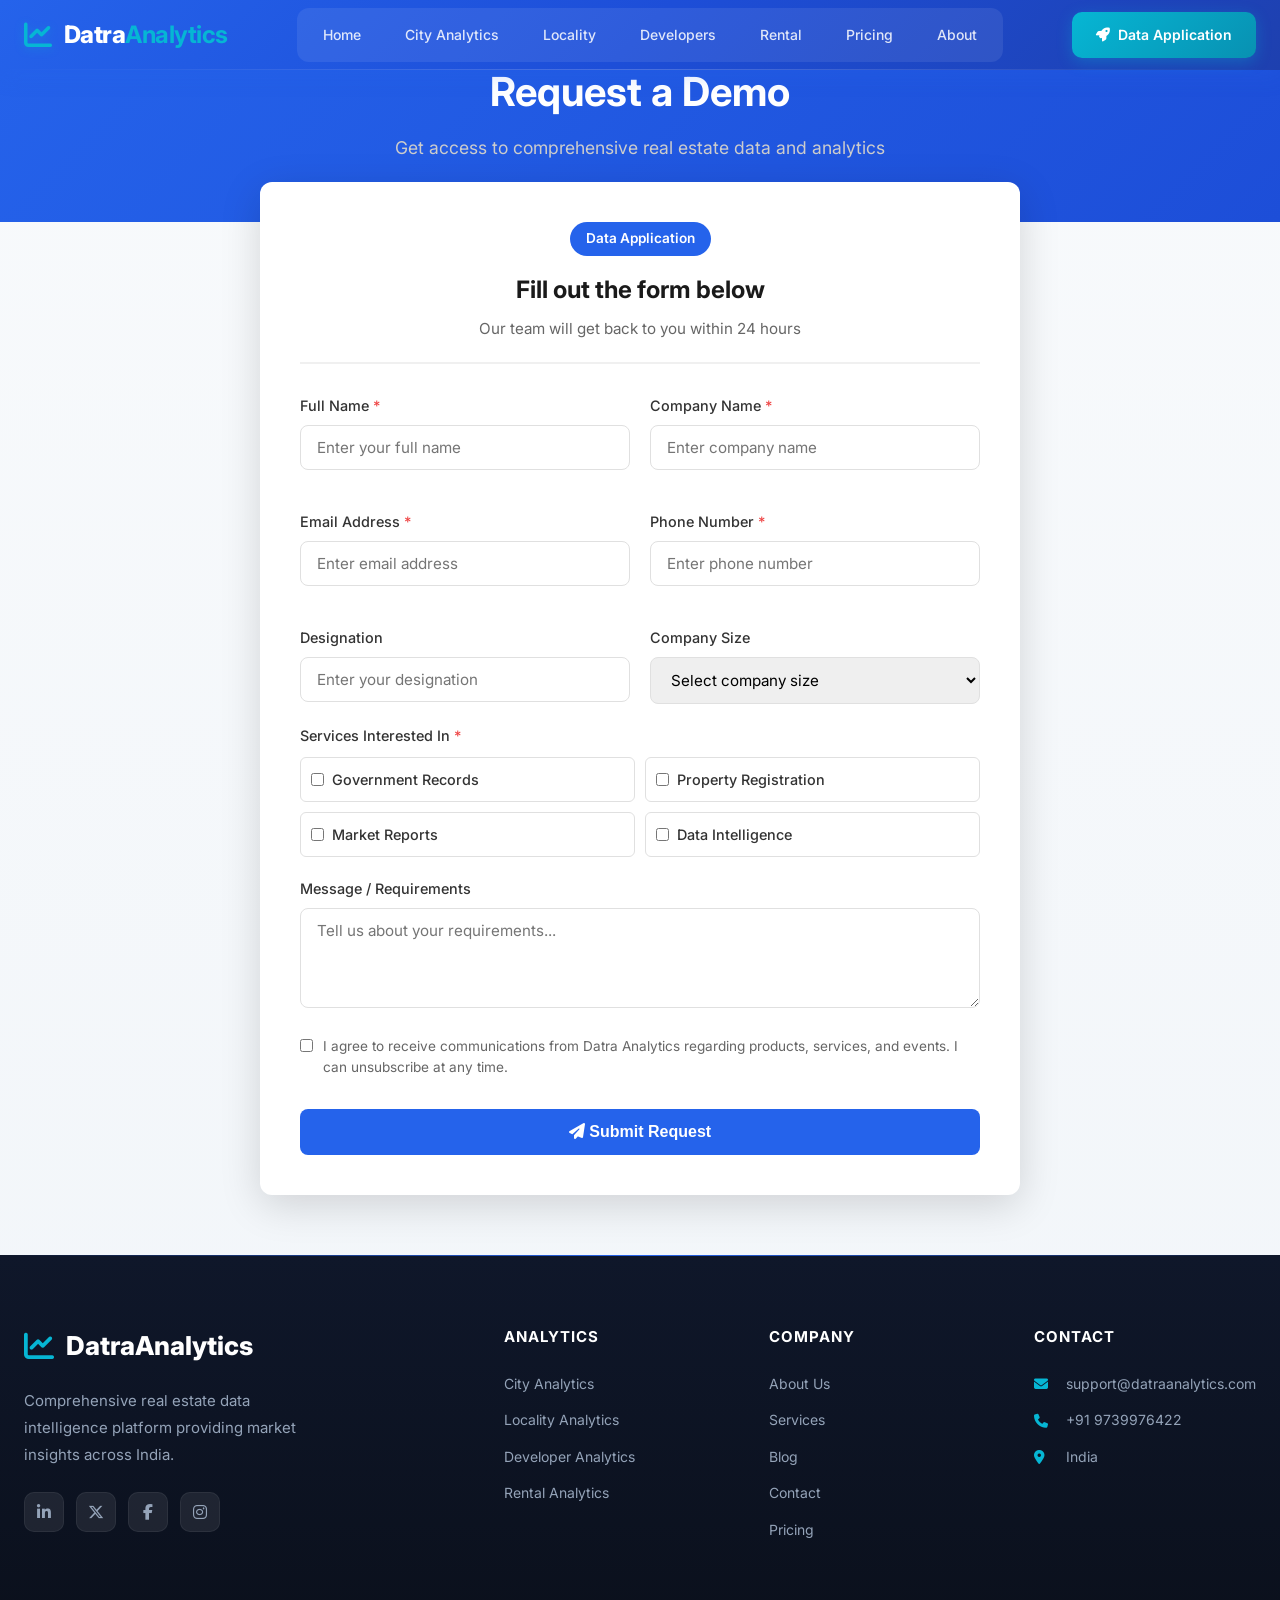
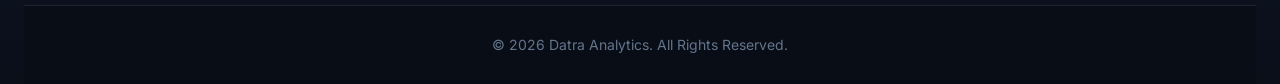
<file: demo-request.html>
<!DOCTYPE html>
<html lang="en">
<head>
    <!-- Google Tag Manager - P754CFVG -->
    <script>(function(w,d,s,l,i){w[l]=w[l]||[];w[l].push({'gtm.start':
    new Date().getTime(),event:'gtm.js'});var f=d.getElementsByTagName(s)[0],
    j=d.createElement(s),dl=l!='dataLayer'?'&l='+l:'';j.async=true;j.src=
    'https://www.googletagmanager.com/gtm.js?id='+i+dl;f.parentNode.insertBefore(j,f);
    })(window,document,'script','dataLayer','GTM-P754CFVG');</script>
    <!-- End Google Tag Manager - P754CFVG -->
    <meta charset="UTF-8">
    <meta name="viewport" content="width=device-width, initial-scale=1.0">
    <title>Request Demo - Datra Analytics</title>

    <!-- SEO Meta Tags -->
    <meta name="description" content="Request a free demo of Datra Analytics real estate data platform. Access government records, property registrations, market reports, and AI-powered data intelligence.">
    <meta name="keywords" content="Datra Analytics demo, real estate data demo, property analytics free trial, request demo real estate data, Datra Analytics contact">
    <meta name="robots" content="index, follow">
    <link rel="canonical" href="https://datraanalytics.com/demo-request">

    <!-- Open Graph Tags -->
    <meta property="og:type" content="website">
    <meta property="og:site_name" content="Datra Analytics">
    <meta property="og:locale" content="en_IN">
    <meta property="og:title" content="Request a Demo - Get Started with Datra Analytics">
    <meta property="og:description" content="Get access to comprehensive real estate data and analytics. Request a free demo of government records, market reports, and data intelligence.">
    <meta property="og:url" content="https://datraanalytics.com/demo-request">
    <meta property="og:image" content="https://datraanalytics.com/images/og-datra-analytics.svg">

    <!-- Twitter Card Tags -->
    <meta name="twitter:card" content="summary_large_image">
    <meta name="twitter:title" content="Request a Demo - Get Started with Datra Analytics">
    <meta name="twitter:description" content="Get access to comprehensive real estate data and analytics. Request a free demo of government records, market reports, and data intelligence.">
    <meta name="twitter:image" content="https://datraanalytics.com/images/og-datra-analytics.svg">

    <!-- Google Analytics 4 -->
    <script async src="https://www.googletagmanager.com/gtag/js?id=G-R1ZP1FEW2K"></script>
    <script>
        window.dataLayer = window.dataLayer || [];
        function gtag(){dataLayer.push(arguments);}
        gtag('js', new Date());
        gtag('config', 'G-R1ZP1FEW2K');
    </script>
    <!-- End Google Analytics 4 -->

    <link rel="preconnect" href="https://fonts.googleapis.com">
    <link rel="preconnect" href="https://fonts.gstatic.com" crossorigin>
    <link href="https://fonts.googleapis.com/css2?family=Inter:wght@400;500;600;700;800&display=swap" rel="stylesheet">
    <link rel="stylesheet" href="https://cdnjs.cloudflare.com/ajax/libs/font-awesome/6.4.0/css/all.min.css">
    <link rel="stylesheet" href="css/style.css">
    <link rel="icon" type="image/svg+xml" href="favicon.svg">

    <!-- Structured Data -->
    <script type="application/ld+json">
    {
      "@context": "https://schema.org",
      "@type": "BreadcrumbList",
      "itemListElement": [
        { "@type": "ListItem", "position": 1, "name": "Home", "item": "https://datraanalytics.com/" },
        { "@type": "ListItem", "position": 2, "name": "Request Demo", "item": "https://datraanalytics.com/demo-request" }
      ]
    }
    </script>

    <style>
        .demo-hero {
            background: linear-gradient(135deg, #2563EB 0%, #1D4ED8 100%);
            padding: 60px 0;
            text-align: center;
            color: white;
        }
        .demo-hero h1 {
            font-size: 2.5rem;
            margin-bottom: 10px;
        }
        .demo-hero p {
            color: #ccc;
            font-size: 1.1rem;
        }
        .demo-container {
            max-width: 800px;
            margin: -40px auto 60px;
            padding: 0 20px;
        }
        .demo-form-card {
            background: white;
            border-radius: 12px;
            box-shadow: 0 10px 40px rgba(0,0,0,0.15);
            padding: 40px;
        }
        .form-header {
            text-align: center;
            margin-bottom: 30px;
            padding-bottom: 20px;
            border-bottom: 2px solid #f0f0f0;
        }
        .form-header h2 {
            font-size: 1.5rem;
            color: #1a1a1a;
            margin-bottom: 8px;
        }
        .form-header p {
            color: #666;
            font-size: 0.95rem;
        }
        .service-tag {
            display: inline-block;
            background: #2563EB;
            color: #ffffff;
            padding: 6px 16px;
            border-radius: 20px;
            font-size: 0.85rem;
            font-weight: 600;
            margin-bottom: 15px;
        }
        .form-grid {
            display: grid;
            grid-template-columns: 1fr 1fr;
            gap: 20px;
        }
        .form-group {
            margin-bottom: 20px;
        }
        .form-group.full-width {
            grid-column: 1 / -1;
        }
        .form-group label {
            display: block;
            font-weight: 500;
            color: #333;
            margin-bottom: 8px;
            font-size: 0.9rem;
        }
        .form-group label span {
            color: #EF4444;
        }
        .form-group input,
        .form-group select,
        .form-group textarea {
            width: 100%;
            padding: 12px 16px;
            border: 1px solid #e0e0e0;
            border-radius: 8px;
            font-size: 0.95rem;
            font-family: inherit;
            transition: all 0.3s ease;
        }
        .form-group input:focus,
        .form-group select:focus,
        .form-group textarea:focus {
            outline: none;
            border-color: #2563EB;
            box-shadow: 0 0 0 3px rgba(37, 99, 235, 0.2);
        }
        .form-group textarea {
            resize: vertical;
            min-height: 100px;
        }
        .checkbox-group {
            display: flex;
            align-items: flex-start;
            gap: 10px;
        }
        .checkbox-group input[type="checkbox"] {
            width: auto;
            margin-top: 3px;
        }
        .checkbox-group label {
            margin-bottom: 0;
            font-weight: 400;
            font-size: 0.85rem;
            color: #666;
        }
        .btn-submit {
            width: 100%;
            background: #2563EB;
            color: #ffffff;
            border: none;
            padding: 14px 24px;
            border-radius: 8px;
            font-size: 1rem;
            font-weight: 600;
            cursor: pointer;
            transition: all 0.3s ease;
            margin-top: 10px;
        }
        .btn-submit:hover {
            background: #1D4ED8;
            transform: translateY(-2px);
        }
        .services-list {
            display: grid;
            grid-template-columns: repeat(2, 1fr);
            gap: 10px;
            margin-top: 10px;
        }
        .service-option {
            display: flex;
            align-items: center;
            gap: 8px;
            padding: 10px;
            border: 1px solid #e0e0e0;
            border-radius: 6px;
            cursor: pointer;
            transition: all 0.2s ease;
        }
        .service-option:hover {
            border-color: #2563EB;
            background: #EFF6FF;
        }
        .service-option input {
            width: auto;
        }
        .service-option label {
            margin: 0;
            cursor: pointer;
            font-size: 0.9rem;
        }
        @media (max-width: 600px) {
            .form-grid {
                grid-template-columns: 1fr;
            }
            .services-list {
                grid-template-columns: 1fr;
            }
        }

        /* Success Popup Modal */
        .success-modal {
            display: none;
            position: fixed;
            top: 0;
            left: 0;
            width: 100%;
            height: 100%;
            background: rgba(0, 0, 0, 0.6);
            z-index: 9999;
            align-items: center;
            justify-content: center;
            animation: fadeIn 0.3s ease;
        }
        .success-modal.show {
            display: flex;
        }
        .success-modal-content {
            background: white;
            border-radius: 16px;
            padding: 40px;
            text-align: center;
            max-width: 400px;
            width: 90%;
            box-shadow: 0 20px 60px rgba(0, 0, 0, 0.3);
            animation: scaleIn 0.3s ease;
        }
        .success-icon {
            width: 80px;
            height: 80px;
            background: linear-gradient(135deg, #10B981 0%, #059669 100%);
            border-radius: 50%;
            display: flex;
            align-items: center;
            justify-content: center;
            margin: 0 auto 24px;
        }
        .success-icon i {
            font-size: 40px;
            color: white;
        }
        .success-modal h3 {
            font-size: 1.5rem;
            color: #1a1a1a;
            margin-bottom: 12px;
        }
        .success-modal p {
            color: #666;
            font-size: 1rem;
            margin-bottom: 24px;
            line-height: 1.6;
        }
        .btn-ok {
            background: linear-gradient(135deg, #2563EB 0%, #1D4ED8 100%);
            color: white;
            border: none;
            padding: 14px 50px;
            border-radius: 8px;
            font-size: 1rem;
            font-weight: 600;
            cursor: pointer;
            transition: all 0.3s ease;
        }
        .btn-ok:hover {
            transform: translateY(-2px);
            box-shadow: 0 8px 20px rgba(37, 99, 235, 0.4);
        }
    </style>
</head>
<body>
    <!-- Google Tag Manager (noscript) - P754CFVG -->
    <noscript><iframe src="https://www.googletagmanager.com/ns.html?id=GTM-P754CFVG"
    height="0" width="0" style="display:none;visibility:hidden"></iframe></noscript>
    <!-- End Google Tag Manager (noscript) - P754CFVG -->

    <!-- Header -->
    <header class="header">
        <div class="header-container">
            <a href="/" class="logo">
                <i class="fas fa-chart-line"></i>
                <span>Datra<span class="yellow">Analytics</span></span>
            </a>
            <nav class="nav">
                <a href="/" class="nav-link">Home</a>
                <a href="/city-analytics" class="nav-link">City Analytics</a>
                <a href="/locality-analytics" class="nav-link">Locality</a>
                <a href="/developer-analytics" class="nav-link">Developers</a>
                <a href="/rental-analytics" class="nav-link">Rental</a>
                <a href="/pricing" class="nav-link">Pricing</a>
                <a href="/about" class="nav-link">About</a>
            </nav>
            <div class="header-actions">
                <a href="https://app.datraanalytics.com/" class="btn-yellow" target="_blank"><i class="fas fa-rocket"></i> Data Application</a>
            </div>
            <button class="mobile-menu-btn" onclick="toggleMobileMenu()">
                <i class="fas fa-bars"></i>
            </button>
        </div>
    </header>

    <!-- Demo Hero -->
    <section class="demo-hero">
        <h1>Request a Demo</h1>
        <p>Get access to comprehensive real estate data and analytics</p>
    </section>

    <!-- Demo Form -->
    <div class="demo-container">
        <div class="demo-form-card">
            <div class="form-header">
                <span class="service-tag" id="serviceTag">Data Application</span>
                <h2>Fill out the form below</h2>
                <p>Our team will get back to you within 24 hours</p>
            </div>

            <form id="demoForm" onsubmit="handleSubmit(event)">
                <div class="form-grid">
                    <div class="form-group">
                        <label>Full Name <span>*</span></label>
                        <input type="text" name="fullName" required placeholder="Enter your full name">
                    </div>
                    <div class="form-group">
                        <label>Company Name <span>*</span></label>
                        <input type="text" name="company" required placeholder="Enter company name">
                    </div>
                    <div class="form-group">
                        <label>Email Address <span>*</span></label>
                        <input type="email" name="email" required placeholder="Enter email address">
                    </div>
                    <div class="form-group">
                        <label>Phone Number <span>*</span></label>
                        <input type="tel" name="phone" required placeholder="Enter phone number">
                    </div>
                    <div class="form-group">
                        <label>Designation</label>
                        <input type="text" name="designation" placeholder="Enter your designation">
                    </div>
                    <div class="form-group">
                        <label>Company Size</label>
                        <select name="companySize">
                            <option value="">Select company size</option>
                            <option value="1-10">1-10 employees</option>
                            <option value="11-50">11-50 employees</option>
                            <option value="51-200">51-200 employees</option>
                            <option value="201-500">201-500 employees</option>
                            <option value="500+">500+ employees</option>
                        </select>
                    </div>
                </div>

                <div class="form-group full-width">
                    <label>Services Interested In <span>*</span></label>
                    <div class="services-list">
                        <div class="service-option">
                            <input type="checkbox" id="govRecords" name="services" value="Government Records">
                            <label for="govRecords">Government Records</label>
                        </div>
                        <div class="service-option">
                            <input type="checkbox" id="propReg" name="services" value="Property Registration">
                            <label for="propReg">Property Registration</label>
                        </div>
                        <div class="service-option">
                            <input type="checkbox" id="marketReports" name="services" value="Market Reports">
                            <label for="marketReports">Market Reports</label>
                        </div>
                        <div class="service-option">
                            <input type="checkbox" id="dataIntel" name="services" value="Data Intelligence">
                            <label for="dataIntel">Data Intelligence</label>
                        </div>
                    </div>
                </div>

                <div class="form-group full-width">
                    <label>Message / Requirements</label>
                    <textarea name="message" placeholder="Tell us about your requirements..."></textarea>
                </div>

                <div class="form-group full-width">
                    <div class="checkbox-group">
                        <input type="checkbox" id="terms" required>
                        <label for="terms">I agree to receive communications from Datra Analytics regarding products, services, and events. I can unsubscribe at any time.</label>
                    </div>
                </div>

                <button type="submit" class="btn-submit">
                    <i class="fas fa-paper-plane"></i> Submit Request
                </button>
            </form>
        </div>
    </div>

    <!-- Success Popup Modal -->
    <div class="success-modal" id="successModal">
        <div class="success-modal-content">
            <div class="success-icon">
                <i class="fas fa-check"></i>
            </div>
            <h3>Request Submitted Successfully!</h3>
            <p>Thank you for your interest! Our team will contact you within 24 hours.</p>
            <button class="btn-ok" onclick="closeSuccessModal()">OK</button>
        </div>
    </div>

    <!-- Footer -->
    <footer class="footer">
        <div class="container">
            <div class="footer-content">
                <div class="footer-brand">
                    <div class="footer-logo">
                        <i class="fas fa-chart-line"></i>
                        <span>Datra<span class="yellow">Analytics</span></span>
                    </div>
                    <p>Comprehensive real estate data intelligence platform providing market insights across India.</p>
                    <div class="footer-social">
                        <a href="https://www.linkedin.com/company/datraanalytics" target="_blank" rel="noopener noreferrer" aria-label="LinkedIn"><i class="fab fa-linkedin-in"></i></a>
                        <a href="https://twitter.com/DatraAnalytics" target="_blank" rel="noopener noreferrer" aria-label="X (Twitter)"><i class="fab fa-x-twitter"></i></a>
                        <a href="https://www.facebook.com/DatraAnalytics" target="_blank" rel="noopener noreferrer" aria-label="Facebook"><i class="fab fa-facebook-f"></i></a>
                        <a href="https://www.instagram.com/datraanalytics" target="_blank" rel="noopener noreferrer" aria-label="Instagram"><i class="fab fa-instagram"></i></a>
                    </div>
                </div>
                <div class="footer-links">
                    <h4>Analytics</h4>
                    <a href="/city-analytics">City Analytics</a>
                    <a href="/locality-analytics">Locality Analytics</a>
                    <a href="/developer-analytics">Developer Analytics</a>
                    <a href="/rental-analytics">Rental Analytics</a>
                </div>
                <div class="footer-links">
                    <h4>Company</h4>
                    <a href="/about">About Us</a>
                    <a href="/services">Services</a>
                    <a href="/blog">Blog</a>
                    <a href="/contact">Contact</a>
                    <a href="/pricing">Pricing</a>
                </div>
                <div class="footer-contact">
                    <h4>Contact</h4>
                    <p><i class="fas fa-envelope"></i> support@datraanalytics.com</p>
                    <p><i class="fas fa-phone"></i> +91 9739976422</p>
                    <p><i class="fas fa-map-marker-alt"></i> India</p>
                </div>
            </div>
            <div class="footer-bottom">
                <p>&copy; 2026 Datra Analytics. All Rights Reserved.</p>
            </div>
        </div>
    </footer>

    <script src="js/main.js"></script>
    <script>
        // Get service from URL parameter
        const urlParams = new URLSearchParams(window.location.search);
        const service = urlParams.get('service');

        if (service) {
            document.getElementById('serviceTag').textContent = service;

            // Pre-check the corresponding service checkbox
            const checkboxes = document.querySelectorAll('input[name="services"]');
            checkboxes.forEach(cb => {
                if (cb.value === service) {
                    cb.checked = true;
                }
            });
        }

        async function handleSubmit(event) {
            event.preventDefault();

            const form = event.target;
            const formData = new FormData(form);
            const submitBtn = form.querySelector('.btn-submit');

            // Get selected services
            const services = [];
            document.querySelectorAll('input[name="services"]:checked').forEach(cb => {
                services.push(cb.value);
            });

            if (services.length === 0) {
                alert('Please select at least one service');
                return;
            }

            const data = {
                full_name: formData.get('fullName'),
                company: formData.get('company'),
                email: formData.get('email'),
                phone: formData.get('phone'),
                designation: formData.get('designation') || null,
                company_size: formData.get('companySize') || null,
                services: services,
                message: formData.get('message') || null
            };

            // Disable button and show loading
            submitBtn.disabled = true;
            submitBtn.innerHTML = '<i class="fas fa-spinner fa-spin"></i> Submitting...';

            try {
                const response = await fetch('/api/demo/request', {
                    method: 'POST',
                    headers: {
                        'Content-Type': 'application/json'
                    },
                    body: JSON.stringify(data)
                });

                const result = await response.json();

                if (response.ok) {
                    form.reset();
                    document.getElementById('successModal').classList.add('show');
                } else {
                    alert('Error: ' + (result.detail || 'Failed to submit request'));
                }
            } catch (error) {
                console.error('Error:', error);
                alert('Failed to submit request. Please try again.');
            } finally {
                submitBtn.disabled = false;
                submitBtn.innerHTML = '<i class="fas fa-paper-plane"></i> Submit Request';
            }
        }

        function closeSuccessModal() {
            document.getElementById('successModal').classList.remove('show');
            window.location.href = '/';
        }
    </script>
</body>
</html>
</file>
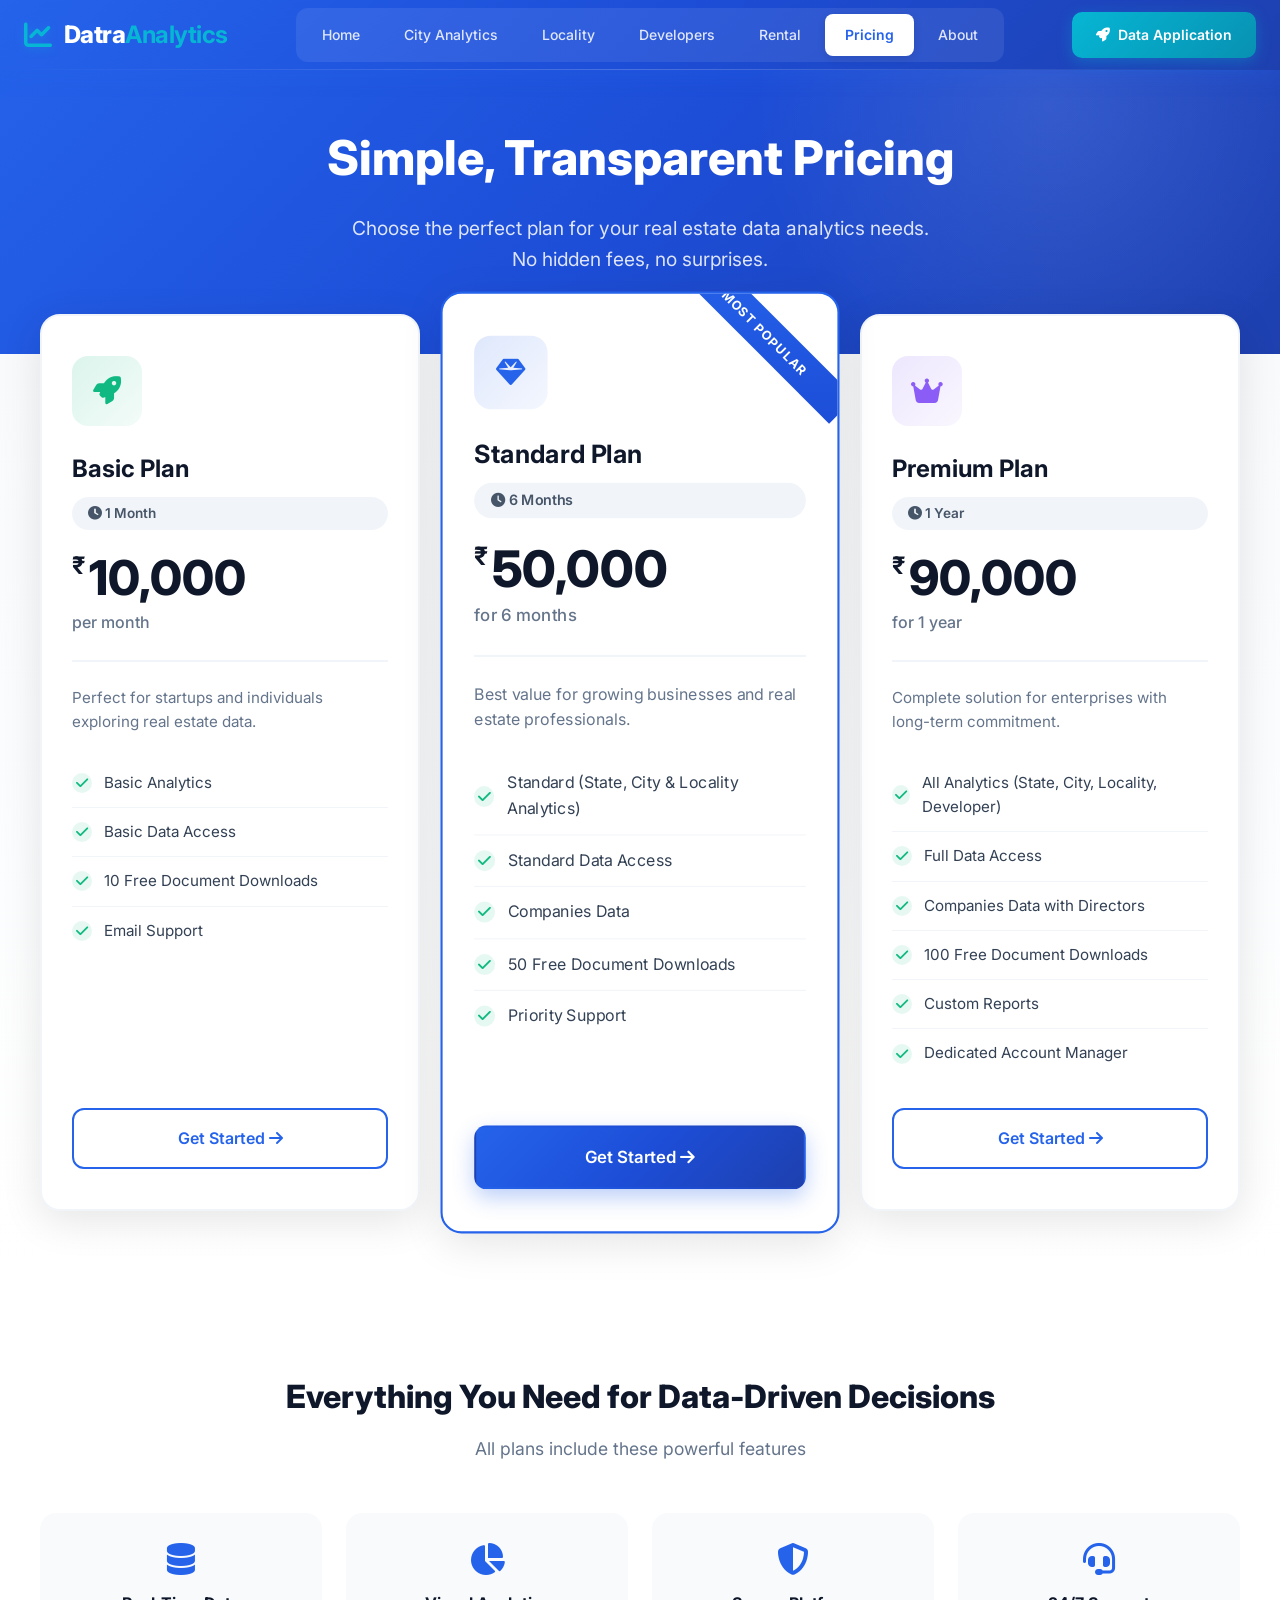
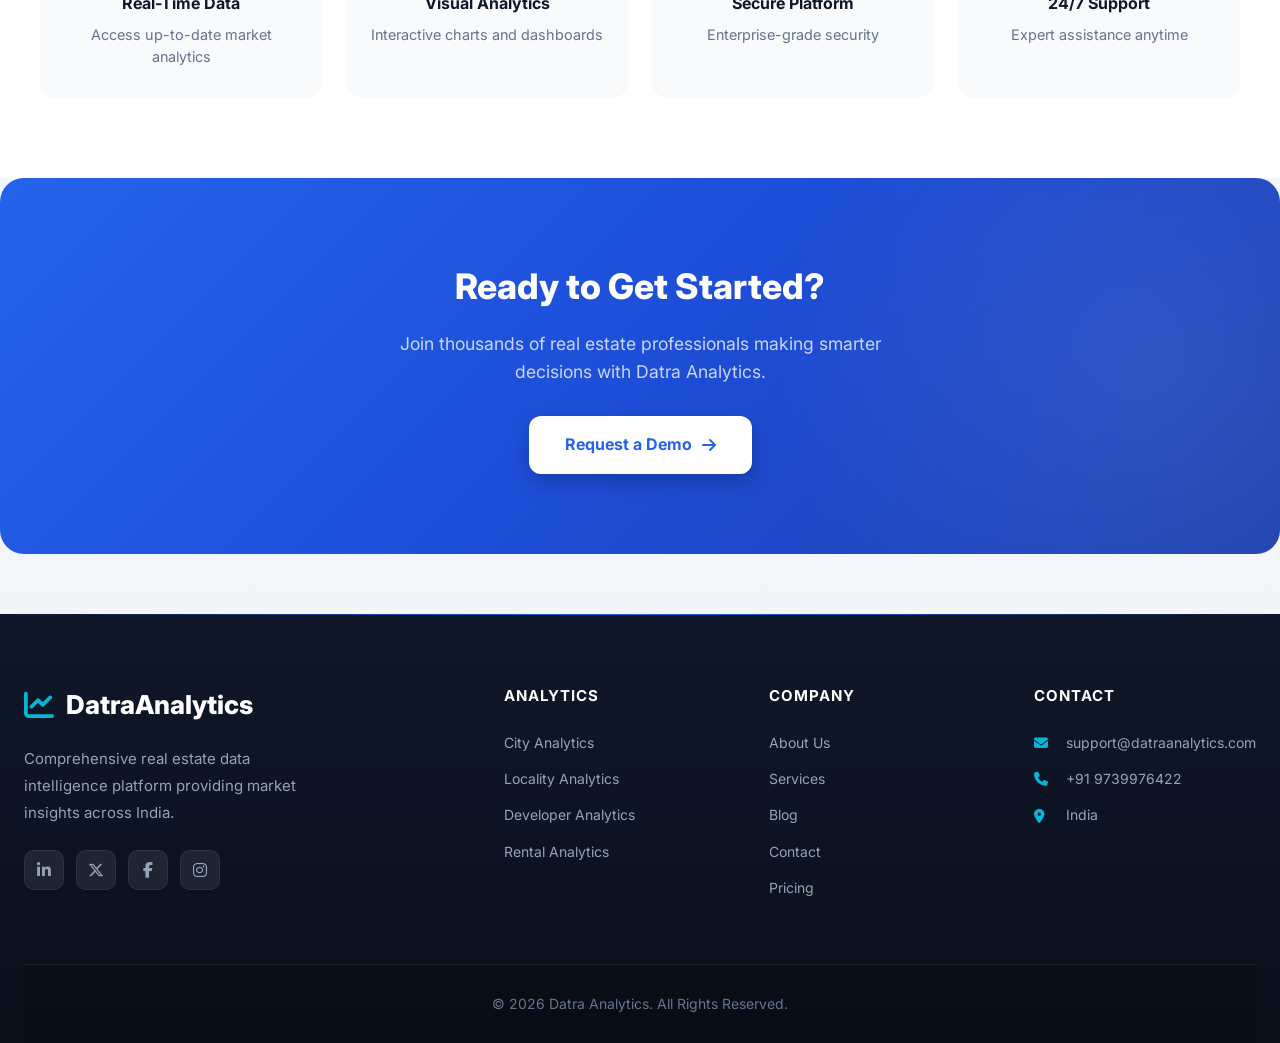
<file: pricing.html>
<!DOCTYPE html>
<html lang="en">
<head>
    <!-- Google Tag Manager - P754CFVG -->
    <script>(function(w,d,s,l,i){w[l]=w[l]||[];w[l].push({'gtm.start':
    new Date().getTime(),event:'gtm.js'});var f=d.getElementsByTagName(s)[0],
    j=d.createElement(s),dl=l!='dataLayer'?'&l='+l:'';j.async=true;j.src=
    'https://www.googletagmanager.com/gtm.js?id='+i+dl;f.parentNode.insertBefore(j,f);
    })(window,document,'script','dataLayer','GTM-P754CFVG');</script>
    <!-- End Google Tag Manager - P754CFVG -->
    <meta charset="UTF-8">
    <meta name="viewport" content="width=device-width, initial-scale=1.0">
    <title>Pricing - Datra Analytics</title>

    <!-- SEO Meta Tags -->
    <meta name="description" content="Choose from flexible pricing plans for Datra Analytics real estate data platform. Basic, Standard, and Premium plans starting at INR 10,000 per month.">
    <meta name="keywords" content="Datra Analytics pricing, real estate data pricing plans, property analytics subscription, real estate data cost India, data intelligence pricing">
    <meta name="robots" content="index, follow">
    <link rel="canonical" href="https://datraanalytics.com/pricing">

    <!-- Open Graph Tags -->
    <meta property="og:type" content="website">
    <meta property="og:site_name" content="Datra Analytics">
    <meta property="og:locale" content="en_IN">
    <meta property="og:title" content="Pricing Plans - Real Estate Data Analytics | Datra Analytics">
    <meta property="og:description" content="Flexible pricing plans for real estate data intelligence. Basic, Standard, and Premium plans with analytics, data access, and document downloads.">
    <meta property="og:url" content="https://datraanalytics.com/pricing">
    <meta property="og:image" content="https://datraanalytics.com/images/og-datra-analytics.svg">

    <!-- Twitter Card Tags -->
    <meta name="twitter:card" content="summary_large_image">
    <meta name="twitter:title" content="Pricing Plans - Real Estate Data Analytics | Datra Analytics">
    <meta name="twitter:description" content="Flexible pricing plans for real estate data intelligence. Basic, Standard, and Premium plans with analytics, data access, and document downloads.">
    <meta name="twitter:image" content="https://datraanalytics.com/images/og-datra-analytics.svg">

    <!-- Google Analytics 4 -->
    <script async src="https://www.googletagmanager.com/gtag/js?id=G-R1ZP1FEW2K"></script>
    <script>
        window.dataLayer = window.dataLayer || [];
        function gtag(){dataLayer.push(arguments);}
        gtag('js', new Date());
        gtag('config', 'G-R1ZP1FEW2K');
    </script>
    <!-- End Google Analytics 4 -->

    <link rel="preconnect" href="https://fonts.googleapis.com">
    <link rel="preconnect" href="https://fonts.gstatic.com" crossorigin>
    <link href="https://fonts.googleapis.com/css2?family=Inter:wght@400;500;600;700;800&display=swap" rel="stylesheet">
    <link rel="stylesheet" href="https://cdnjs.cloudflare.com/ajax/libs/font-awesome/6.4.0/css/all.min.css">
    <link rel="stylesheet" href="css/style.css">
    <link rel="icon" type="image/svg+xml" href="favicon.svg">

    <!-- Structured Data -->
    <script type="application/ld+json">
    {
      "@context": "https://schema.org",
      "@type": "WebPage",
      "name": "Pricing",
      "description": "Pricing plans for Datra Analytics real estate data platform",
      "url": "https://datraanalytics.com/pricing",
      "mainEntity": {
        "@type": "ItemList",
        "itemListElement": [
          {
            "@type": "ListItem",
            "position": 1,
            "item": {
              "@type": "Product",
              "name": "Datra Analytics Basic Plan",
              "description": "Basic Analytics, Basic Data Access, 10 Free Document Downloads, Email Support.",
              "offers": {
                "@type": "Offer",
                "price": "10000",
                "priceCurrency": "INR",
                "availability": "https://schema.org/InStock",
                "url": "https://app.datraanalytics.com/register"
              }
            }
          },
          {
            "@type": "ListItem",
            "position": 2,
            "item": {
              "@type": "Product",
              "name": "Datra Analytics Standard Plan",
              "description": "State, City & Locality Analytics, Standard Data Access, Companies Data, 50 Free Document Downloads, Priority Support.",
              "offers": {
                "@type": "Offer",
                "price": "50000",
                "priceCurrency": "INR",
                "availability": "https://schema.org/InStock",
                "url": "https://app.datraanalytics.com/register"
              }
            }
          },
          {
            "@type": "ListItem",
            "position": 3,
            "item": {
              "@type": "Product",
              "name": "Datra Analytics Premium Plan",
              "description": "All Analytics, Full Data Access, Companies Data with Directors, 100 Free Document Downloads, Custom Reports, Dedicated Account Manager.",
              "offers": {
                "@type": "Offer",
                "price": "90000",
                "priceCurrency": "INR",
                "availability": "https://schema.org/InStock",
                "url": "https://app.datraanalytics.com/register"
              }
            }
          }
        ]
      }
    }
    </script>
    <script type="application/ld+json">
    {
      "@context": "https://schema.org",
      "@type": "BreadcrumbList",
      "itemListElement": [
        { "@type": "ListItem", "position": 1, "name": "Home", "item": "https://datraanalytics.com/" },
        { "@type": "ListItem", "position": 2, "name": "Pricing", "item": "https://datraanalytics.com/pricing" }
      ]
    }
    </script>

    <style>
        /* Pricing Hero */
        .pricing-hero {
            background: var(--primary-gradient);
            padding: 120px 24px 80px;
            text-align: center;
            color: white;
            position: relative;
            overflow: hidden;
        }

        .pricing-hero::before {
            content: '';
            position: absolute;
            top: 0;
            right: 0;
            width: 60%;
            height: 100%;
            background: radial-gradient(circle at 70% 30%, rgba(255,255,255,0.1) 0%, transparent 50%);
            pointer-events: none;
        }

        .pricing-hero h1 {
            font-size: 3rem;
            font-weight: 800;
            margin-bottom: 16px;
            position: relative;
            z-index: 2;
        }

        .pricing-hero p {
            font-size: 1.2rem;
            color: rgba(255,255,255,0.85);
            max-width: 600px;
            margin: 0 auto;
            position: relative;
            z-index: 2;
        }

        /* Pricing Section */
        .pricing-section {
            padding: 80px 24px;
            background: linear-gradient(180deg, var(--gray-50) 0%, var(--white) 100%);
        }

        .pricing-container {
            max-width: 1200px;
            margin: 0 auto;
        }

        .pricing-grid {
            display: grid;
            grid-template-columns: repeat(3, 1fr);
            gap: 30px;
            margin-top: -120px;
            position: relative;
            z-index: 10;
        }

        /* Pricing Card */
        .pricing-card {
            background: var(--white);
            border-radius: 20px;
            padding: 40px 30px;
            box-shadow: 0 10px 40px rgba(0, 0, 0, 0.1);
            border: 2px solid var(--gray-100);
            transition: all 0.4s ease;
            position: relative;
            overflow: hidden;
            display: flex;
            flex-direction: column;
        }

        .pricing-card:hover {
            transform: translateY(-10px);
            box-shadow: 0 20px 60px rgba(0, 0, 0, 0.15);
        }

        .pricing-card.popular {
            border-color: var(--primary);
            transform: scale(1.05);
            z-index: 2;
        }

        .pricing-card.popular:hover {
            transform: scale(1.05) translateY(-10px);
        }

        .popular-badge {
            position: absolute;
            top: 20px;
            right: -35px;
            background: linear-gradient(135deg, var(--primary) 0%, var(--primary-dark) 100%);
            color: white;
            padding: 8px 50px;
            font-size: 12px;
            font-weight: 700;
            text-transform: uppercase;
            letter-spacing: 1px;
            transform: rotate(45deg);
        }

        .plan-icon {
            width: 70px;
            height: 70px;
            border-radius: 16px;
            display: flex;
            align-items: center;
            justify-content: center;
            font-size: 28px;
            margin-bottom: 24px;
        }

        .pricing-card:nth-child(1) .plan-icon {
            background: linear-gradient(135deg, rgba(16,185,129,0.15) 0%, rgba(16,185,129,0.05) 100%);
            color: var(--green);
        }

        .pricing-card:nth-child(2) .plan-icon {
            background: linear-gradient(135deg, rgba(37,99,235,0.15) 0%, rgba(37,99,235,0.05) 100%);
            color: var(--primary);
        }

        .pricing-card:nth-child(3) .plan-icon {
            background: linear-gradient(135deg, rgba(139,92,246,0.15) 0%, rgba(139,92,246,0.05) 100%);
            color: var(--purple);
        }

        .plan-name {
            font-size: 1.5rem;
            font-weight: 700;
            color: var(--dark);
            margin-bottom: 8px;
        }

        .plan-duration {
            display: inline-block;
            background: var(--gray-100);
            color: var(--gray-600);
            padding: 6px 16px;
            border-radius: 20px;
            font-size: 0.85rem;
            font-weight: 600;
            margin-bottom: 24px;
        }

        .plan-price {
            margin-bottom: 24px;
            padding-bottom: 24px;
            border-bottom: 2px solid var(--gray-100);
        }

        .price-amount {
            font-size: 3rem;
            font-weight: 800;
            color: var(--dark);
            line-height: 1;
        }

        .price-currency {
            font-size: 1.5rem;
            font-weight: 700;
            vertical-align: top;
            margin-right: 4px;
        }

        .price-period {
            font-size: 1rem;
            color: var(--gray-500);
            font-weight: 500;
            margin-top: 8px;
        }

        .plan-description {
            font-size: 0.95rem;
            color: var(--gray-500);
            margin-bottom: 24px;
            line-height: 1.6;
        }

        .plan-features {
            list-style: none;
            margin-bottom: 30px;
            flex-grow: 1;
        }

        .plan-features li {
            display: flex;
            align-items: center;
            gap: 12px;
            padding: 12px 0;
            border-bottom: 1px solid var(--gray-100);
            font-size: 0.95rem;
            color: var(--dark-gray);
        }

        .plan-features li:last-child {
            border-bottom: none;
        }

        .plan-features li i {
            color: var(--green);
            font-size: 14px;
            width: 20px;
            height: 20px;
            background: rgba(16,185,129,0.1);
            border-radius: 50%;
            display: flex;
            align-items: center;
            justify-content: center;
        }

        .btn-plan {
            display: block;
            width: 100%;
            padding: 16px 24px;
            border-radius: 12px;
            font-size: 1rem;
            font-weight: 600;
            text-align: center;
            cursor: pointer;
            transition: all 0.3s ease;
            border: 2px solid transparent;
        }

        .btn-plan.outline {
            background: transparent;
            border-color: var(--primary);
            color: var(--primary);
        }

        .btn-plan.outline:hover {
            background: var(--primary);
            color: white;
        }

        .btn-plan.filled {
            background: var(--primary-gradient);
            color: white;
            box-shadow: 0 8px 20px rgba(37, 99, 235, 0.3);
        }

        .btn-plan.filled:hover {
            transform: translateY(-3px);
            box-shadow: 0 12px 30px rgba(37, 99, 235, 0.4);
        }

        /* Features Section */
        .features-section {
            padding: 80px 24px;
            background: var(--white);
        }

        .features-header {
            text-align: center;
            margin-bottom: 50px;
        }

        .features-header h2 {
            font-size: 2rem;
            font-weight: 800;
            color: var(--dark);
            margin-bottom: 12px;
        }

        .features-header p {
            color: var(--gray-500);
            font-size: 1.1rem;
        }

        .features-grid {
            display: grid;
            grid-template-columns: repeat(4, 1fr);
            gap: 24px;
            max-width: 1200px;
            margin: 0 auto;
        }

        .feature-item {
            text-align: center;
            padding: 30px 20px;
            background: var(--gray-50);
            border-radius: 16px;
            transition: all 0.3s ease;
        }

        .feature-item:hover {
            background: var(--primary-bg);
            transform: translateY(-5px);
        }

        .feature-item i {
            font-size: 2rem;
            color: var(--primary);
            margin-bottom: 16px;
        }

        .feature-item h4 {
            font-size: 1rem;
            font-weight: 700;
            color: var(--dark);
            margin-bottom: 8px;
        }

        .feature-item p {
            font-size: 0.9rem;
            color: var(--gray-500);
            line-height: 1.5;
        }

        /* CTA Section */
        .cta-section {
            padding: 80px 24px;
            background: var(--primary-gradient);
            text-align: center;
        }

        .cta-section h2 {
            font-size: 2.2rem;
            font-weight: 800;
            color: white;
            margin-bottom: 16px;
        }

        .cta-section p {
            color: rgba(255,255,255,0.85);
            font-size: 1.1rem;
            margin-bottom: 30px;
            max-width: 500px;
            margin-left: auto;
            margin-right: auto;
        }

        .btn-cta {
            display: inline-flex;
            align-items: center;
            gap: 10px;
            background: white;
            color: var(--primary);
            padding: 16px 40px;
            border-radius: 12px;
            font-size: 1rem;
            font-weight: 700;
            transition: all 0.3s ease;
            box-shadow: 0 8px 20px rgba(0,0,0,0.2);
        }

        .btn-cta:hover {
            transform: translateY(-3px);
            box-shadow: 0 12px 30px rgba(0,0,0,0.3);
        }

        /* Responsive */
        @media (max-width: 992px) {
            .pricing-grid {
                grid-template-columns: 1fr;
                max-width: 450px;
                margin-left: auto;
                margin-right: auto;
                margin-top: -80px;
            }

            .pricing-card.popular {
                transform: scale(1);
                order: -1;
            }

            .pricing-card.popular:hover {
                transform: translateY(-10px);
            }

            .features-grid {
                grid-template-columns: repeat(2, 1fr);
            }
        }

        @media (max-width: 600px) {
            .pricing-hero h1 {
                font-size: 2rem;
            }

            .pricing-hero p {
                font-size: 1rem;
            }

            .price-amount {
                font-size: 2.5rem;
            }

            .features-grid {
                grid-template-columns: 1fr;
            }

            .cta-section h2 {
                font-size: 1.6rem;
            }
        }
    </style>
</head>
<body>
    <!-- Google Tag Manager (noscript) - P754CFVG -->
    <noscript><iframe src="https://www.googletagmanager.com/ns.html?id=GTM-P754CFVG"
    height="0" width="0" style="display:none;visibility:hidden"></iframe></noscript>
    <!-- End Google Tag Manager (noscript) - P754CFVG -->

    <!-- Header -->
    <header class="header">
        <div class="header-container">
            <a href="/" class="logo">
                <i class="fas fa-chart-line"></i>
                <span>Datra<span class="yellow">Analytics</span></span>
            </a>
            <nav class="nav">
                <a href="/" class="nav-link">Home</a>
                <a href="/city-analytics" class="nav-link">City Analytics</a>
                <a href="/locality-analytics" class="nav-link">Locality</a>
                <a href="/developer-analytics" class="nav-link">Developers</a>
                <a href="/rental-analytics" class="nav-link">Rental</a>
                <a href="/pricing" class="nav-link active">Pricing</a>
                <a href="/about" class="nav-link">About</a>
            </nav>
            <div class="header-actions">
                <a href="https://app.datraanalytics.com/" class="btn-yellow" target="_blank"><i class="fas fa-rocket"></i> Data Application</a>
            </div>
            <button class="mobile-menu-btn" onclick="toggleMobileMenu()">
                <i class="fas fa-bars"></i>
            </button>
        </div>
    </header>

    <!-- Pricing Hero -->
    <section class="pricing-hero">
        <h1>Simple, Transparent Pricing</h1>
        <p>Choose the perfect plan for your real estate data analytics needs. No hidden fees, no surprises.</p>
    </section>

    <!-- Pricing Section -->
    <section class="pricing-section">
        <div class="pricing-container">
            <div class="pricing-grid">
                <!-- Basic Plan -->
                <div class="pricing-card">
                    <div class="plan-icon">
                        <i class="fas fa-rocket"></i>
                    </div>
                    <h3 class="plan-name">Basic Plan</h3>
                    <span class="plan-duration"><i class="fas fa-clock"></i> 1 Month</span>
                    <div class="plan-price">
                        <div class="price-amount">
                            <span class="price-currency">&#8377;</span>10,000
                        </div>
                        <div class="price-period">per month</div>
                    </div>
                    <p class="plan-description">Perfect for startups and individuals exploring real estate data.</p>
                    <ul class="plan-features">
                        <li><i class="fas fa-check"></i> Basic Analytics</li>
                        <li><i class="fas fa-check"></i> Basic Data Access</li>
                        <li><i class="fas fa-check"></i> 10 Free Document Downloads</li>
                        <li><i class="fas fa-check"></i> Email Support</li>
                    </ul>
                    <a href="https://app.datraanalytics.com/register" class="btn-plan outline" target="_blank">
                        Get Started <i class="fas fa-arrow-right"></i>
                    </a>
                </div>

                <!-- Standard Plan -->
                <div class="pricing-card popular">
                    <div class="popular-badge">Most Popular</div>
                    <div class="plan-icon">
                        <i class="fas fa-gem"></i>
                    </div>
                    <h3 class="plan-name">Standard Plan</h3>
                    <span class="plan-duration"><i class="fas fa-clock"></i> 6 Months</span>
                    <div class="plan-price">
                        <div class="price-amount">
                            <span class="price-currency">&#8377;</span>50,000
                        </div>
                        <div class="price-period">for 6 months</div>
                    </div>
                    <p class="plan-description">Best value for growing businesses and real estate professionals.</p>
                    <ul class="plan-features">
                        <li><i class="fas fa-check"></i> Standard (State, City & Locality Analytics)</li>
                        <li><i class="fas fa-check"></i> Standard Data Access</li>
                        <li><i class="fas fa-check"></i> Companies Data</li>
                        <li><i class="fas fa-check"></i> 50 Free Document Downloads</li>
                        <li><i class="fas fa-check"></i> Priority Support</li>
                    </ul>
                    <a href="https://app.datraanalytics.com/register" class="btn-plan filled" target="_blank">
                        Get Started <i class="fas fa-arrow-right"></i>
                    </a>
                </div>

                <!-- Premium Plan -->
                <div class="pricing-card">
                    <div class="plan-icon">
                        <i class="fas fa-crown"></i>
                    </div>
                    <h3 class="plan-name">Premium Plan</h3>
                    <span class="plan-duration"><i class="fas fa-clock"></i> 1 Year</span>
                    <div class="plan-price">
                        <div class="price-amount">
                            <span class="price-currency">&#8377;</span>90,000
                        </div>
                        <div class="price-period">for 1 year</div>
                    </div>
                    <p class="plan-description">Complete solution for enterprises with long-term commitment.</p>
                    <ul class="plan-features">
                        <li><i class="fas fa-check"></i> All Analytics (State, City, Locality, Developer)</li>
                        <li><i class="fas fa-check"></i> Full Data Access</li>
                        <li><i class="fas fa-check"></i> Companies Data with Directors</li>
                        <li><i class="fas fa-check"></i> 100 Free Document Downloads</li>
                        <li><i class="fas fa-check"></i> Custom Reports</li>
                        <li><i class="fas fa-check"></i> Dedicated Account Manager</li>
                    </ul>
                    <a href="https://app.datraanalytics.com/register" class="btn-plan outline" target="_blank">
                        Get Started <i class="fas fa-arrow-right"></i>
                    </a>
                </div>
            </div>
        </div>
    </section>

    <!-- Features Section -->
    <section class="features-section">
        <div class="features-header">
            <h2>Everything You Need for Data-Driven Decisions</h2>
            <p>All plans include these powerful features</p>
        </div>
        <div class="features-grid">
            <div class="feature-item">
                <i class="fas fa-database"></i>
                <h4>Real-Time Data</h4>
                <p>Access up-to-date market analytics</p>
            </div>
            <div class="feature-item">
                <i class="fas fa-chart-pie"></i>
                <h4>Visual Analytics</h4>
                <p>Interactive charts and dashboards</p>
            </div>
            <div class="feature-item">
                <i class="fas fa-shield-alt"></i>
                <h4>Secure Platform</h4>
                <p>Enterprise-grade security</p>
            </div>
            <div class="feature-item">
                <i class="fas fa-headset"></i>
                <h4>24/7 Support</h4>
                <p>Expert assistance anytime</p>
            </div>
        </div>
    </section>

    <!-- CTA Section -->
    <section class="cta-section">
        <h2>Ready to Get Started?</h2>
        <p>Join thousands of real estate professionals making smarter decisions with Datra Analytics.</p>
        <a href="/demo-request" class="btn-cta">
            Request a Demo <i class="fas fa-arrow-right"></i>
        </a>
    </section>

    <!-- Footer -->
    <footer class="footer">
        <div class="container">
            <div class="footer-content">
                <div class="footer-brand">
                    <div class="footer-logo">
                        <i class="fas fa-chart-line"></i>
                        <span>Datra<span class="yellow">Analytics</span></span>
                    </div>
                    <p>Comprehensive real estate data intelligence platform providing market insights across India.</p>
                    <div class="footer-social">
                        <a href="https://www.linkedin.com/company/datraanalytics" target="_blank" rel="noopener noreferrer" aria-label="LinkedIn"><i class="fab fa-linkedin-in"></i></a>
                        <a href="https://twitter.com/DatraAnalytics" target="_blank" rel="noopener noreferrer" aria-label="X (Twitter)"><i class="fab fa-x-twitter"></i></a>
                        <a href="https://www.facebook.com/DatraAnalytics" target="_blank" rel="noopener noreferrer" aria-label="Facebook"><i class="fab fa-facebook-f"></i></a>
                        <a href="https://www.instagram.com/datraanalytics" target="_blank" rel="noopener noreferrer" aria-label="Instagram"><i class="fab fa-instagram"></i></a>
                    </div>
                </div>
                <div class="footer-links">
                    <h4>Analytics</h4>
                    <a href="/city-analytics">City Analytics</a>
                    <a href="/locality-analytics">Locality Analytics</a>
                    <a href="/developer-analytics">Developer Analytics</a>
                    <a href="/rental-analytics">Rental Analytics</a>
                </div>
                <div class="footer-links">
                    <h4>Company</h4>
                    <a href="/about">About Us</a>
                    <a href="/services">Services</a>
                    <a href="/blog">Blog</a>
                    <a href="/contact">Contact</a>
                    <a href="/pricing">Pricing</a>
                </div>
                <div class="footer-contact">
                    <h4>Contact</h4>
                    <p><i class="fas fa-envelope"></i> support@datraanalytics.com</p>
                    <p><i class="fas fa-phone"></i> +91 9739976422</p>
                    <p><i class="fas fa-map-marker-alt"></i> India</p>
                </div>
            </div>
            <div class="footer-bottom">
                <p>&copy; 2026 Datra Analytics. All Rights Reserved.</p>
            </div>
        </div>
    </footer>

    <script src="js/main.js"></script>
</body>
</html>
</file>
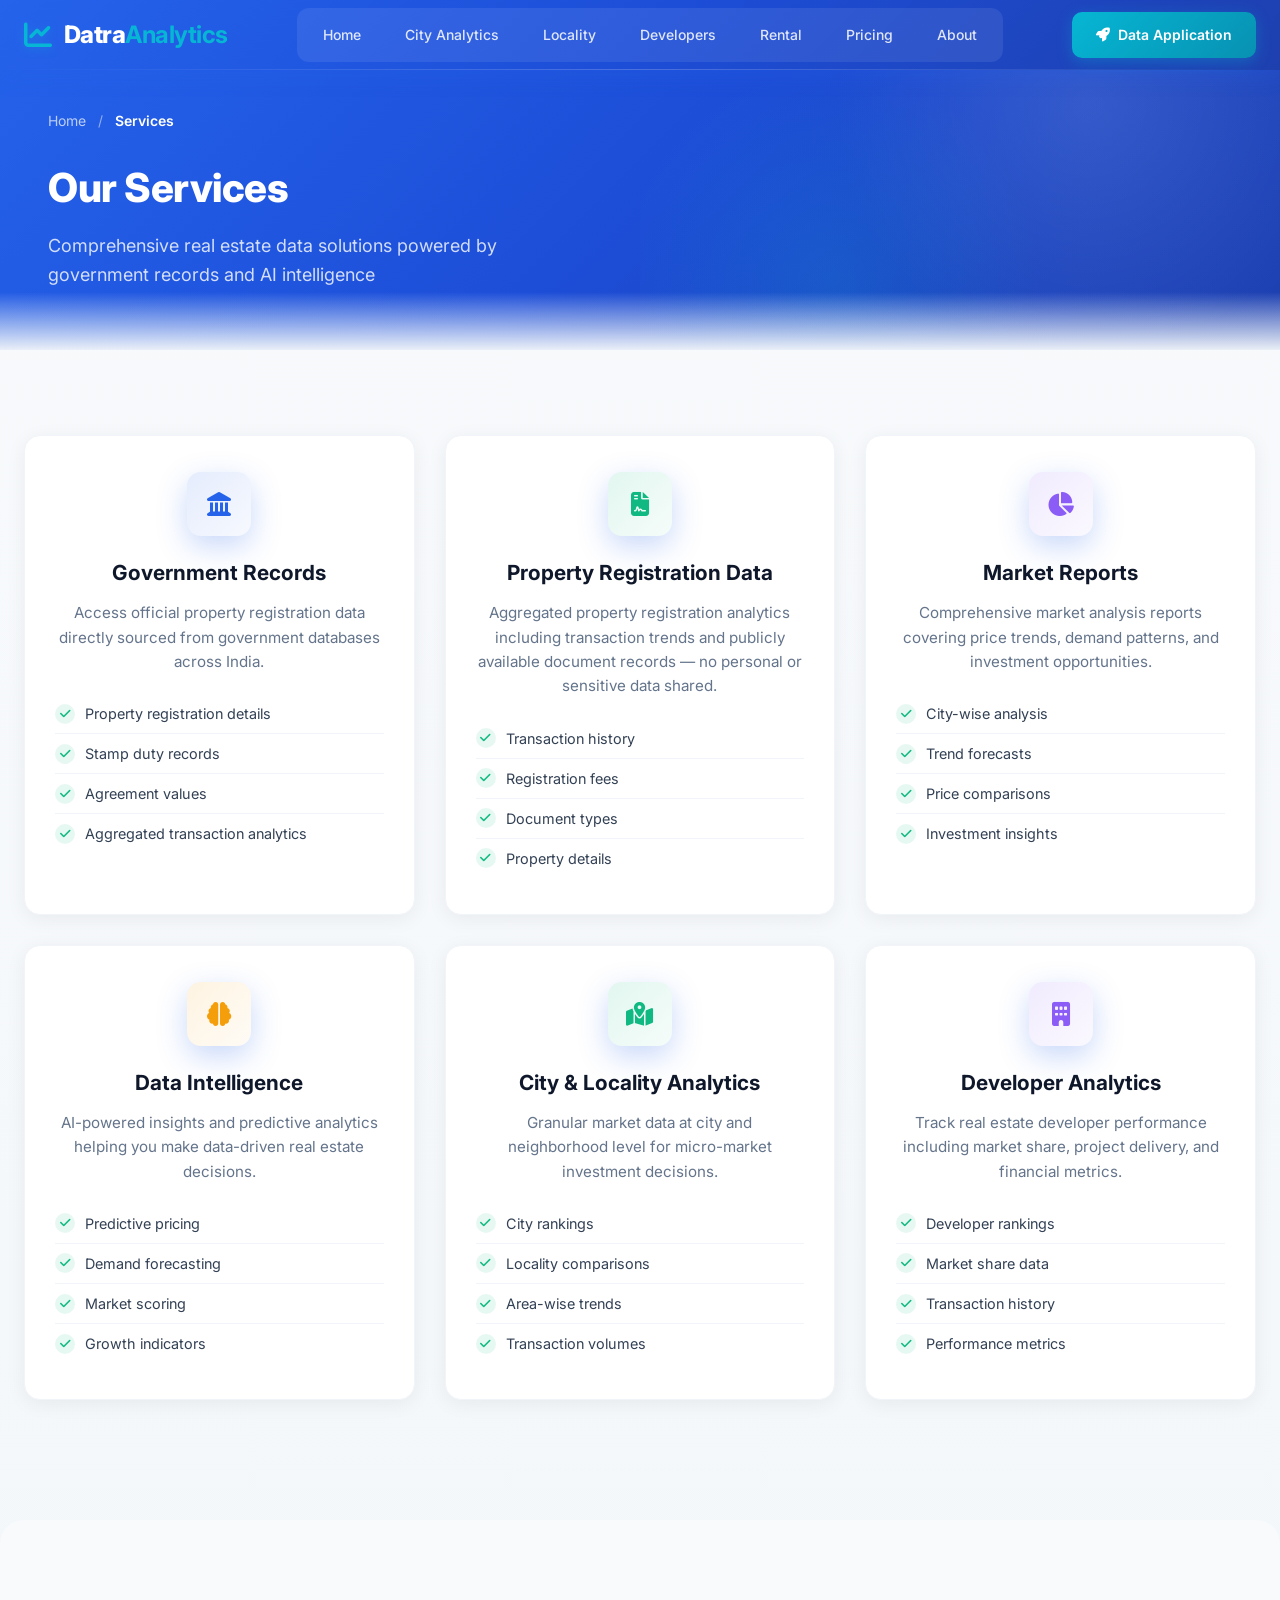
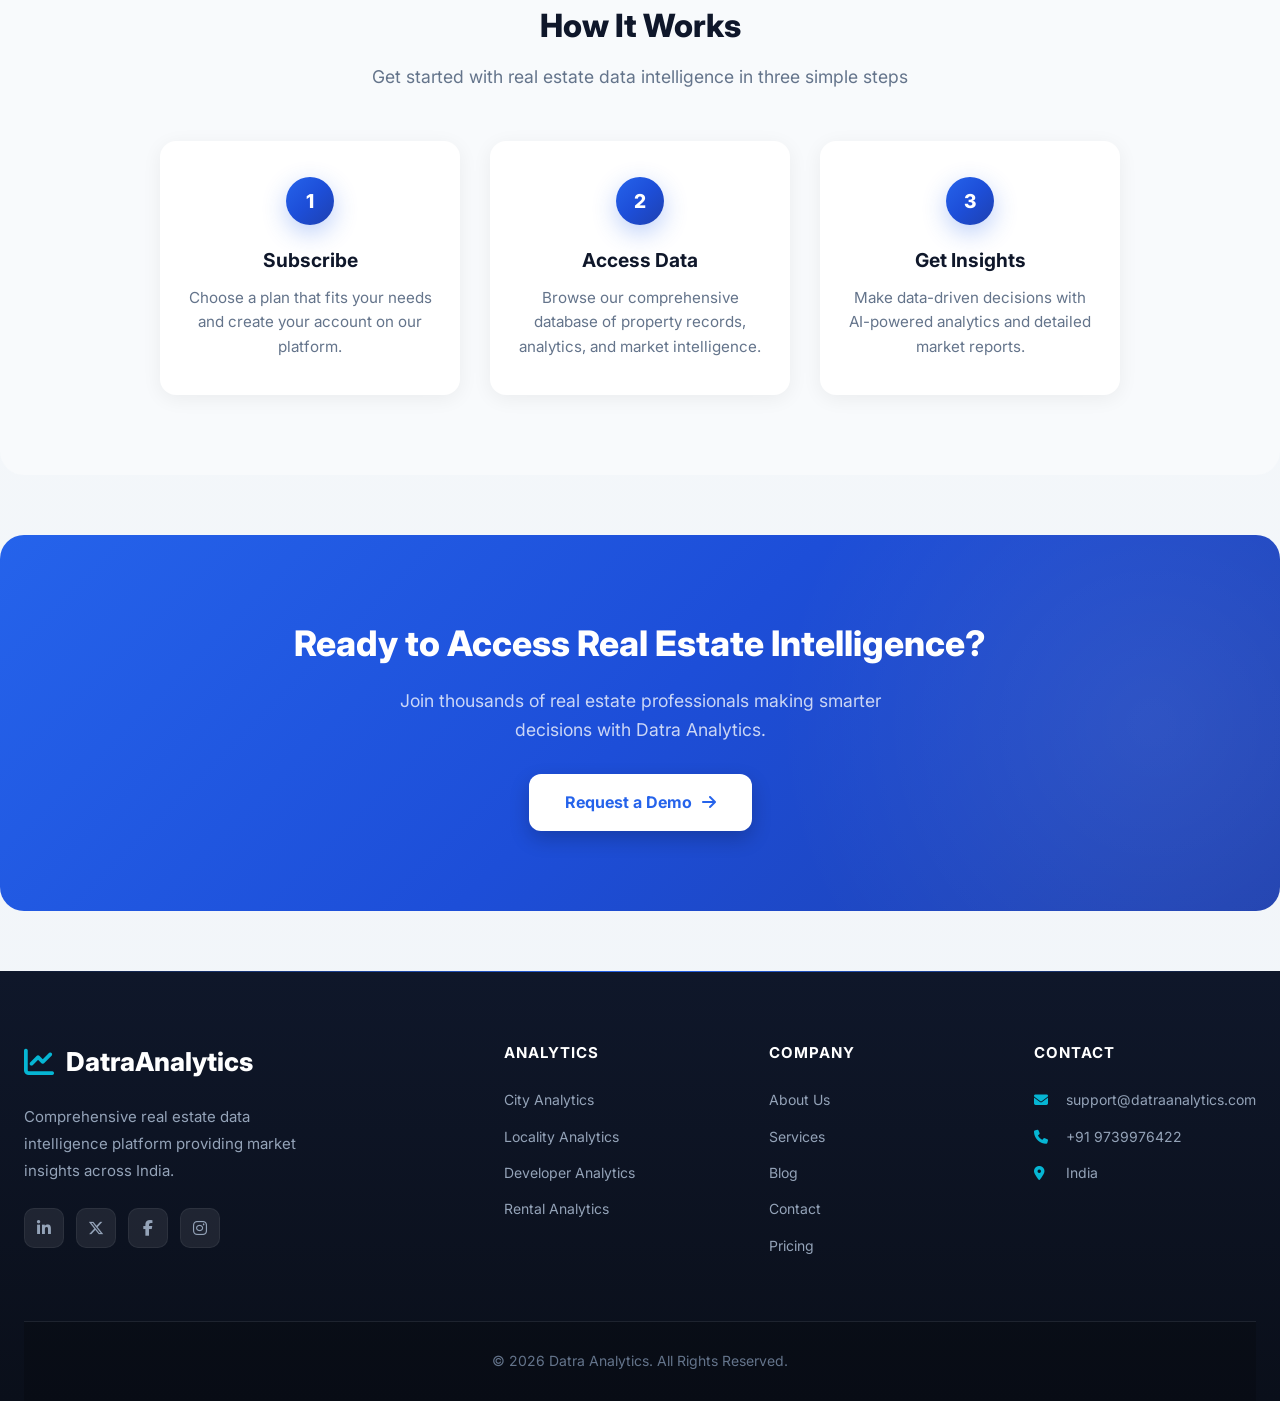
<file: services.html>
<!DOCTYPE html>
<html lang="en">
<head>
    <!-- Google Tag Manager - P754CFVG -->
    <script>(function(w,d,s,l,i){w[l]=w[l]||[];w[l].push({'gtm.start':
    new Date().getTime(),event:'gtm.js'});var f=d.getElementsByTagName(s)[0],
    j=d.createElement(s),dl=l!='dataLayer'?'&l='+l:'';j.async=true;j.src=
    'https://www.googletagmanager.com/gtm.js?id='+i+dl;f.parentNode.insertBefore(j,f);
    })(window,document,'script','dataLayer','GTM-P754CFVG');</script>
    <!-- End Google Tag Manager - P754CFVG -->
    <meta charset="UTF-8">
    <meta name="viewport" content="width=device-width, initial-scale=1.0">
    <title>Our Services - Datra Analytics</title>

    <!-- SEO Meta Tags -->
    <meta name="description" content="Explore Datra Analytics services: government records, property registration data, market reports, AI-powered data intelligence, and custom analytics for real estate.">
    <meta name="keywords" content="real estate data services, government property records India, property registration data, market analytics reports, real estate API, custom data solutions, property intelligence">
    <meta name="robots" content="index, follow">
    <link rel="canonical" href="https://datraanalytics.com/services">

    <!-- Open Graph Tags -->
    <meta property="og:type" content="website">
    <meta property="og:site_name" content="Datra Analytics">
    <meta property="og:locale" content="en_IN">
    <meta property="og:title" content="Our Services - Real Estate Data & Analytics | Datra Analytics">
    <meta property="og:description" content="Government records, property registrations, market reports, and AI-powered intelligence. Comprehensive real estate data services for India.">
    <meta property="og:url" content="https://datraanalytics.com/services">
    <meta property="og:image" content="https://datraanalytics.com/images/og-datra-analytics.svg">

    <!-- Twitter Card Tags -->
    <meta name="twitter:card" content="summary_large_image">
    <meta name="twitter:title" content="Our Services - Real Estate Data & Analytics | Datra Analytics">
    <meta name="twitter:description" content="Government records, property registrations, market reports, and AI-powered intelligence. Comprehensive real estate data services for India.">
    <meta name="twitter:image" content="https://datraanalytics.com/images/og-datra-analytics.svg">

    <!-- Google Analytics 4 -->
    <script async src="https://www.googletagmanager.com/gtag/js?id=G-R1ZP1FEW2K"></script>
    <script>
        window.dataLayer = window.dataLayer || [];
        function gtag(){dataLayer.push(arguments);}
        gtag('js', new Date());
        gtag('config', 'G-R1ZP1FEW2K');
    </script>
    <!-- End Google Analytics 4 -->

    <link rel="preconnect" href="https://fonts.googleapis.com">
    <link rel="preconnect" href="https://fonts.gstatic.com" crossorigin>
    <link href="https://fonts.googleapis.com/css2?family=Inter:wght@400;500;600;700;800&display=swap" rel="stylesheet">
    <link rel="stylesheet" href="https://cdnjs.cloudflare.com/ajax/libs/font-awesome/6.4.0/css/all.min.css">
    <link rel="stylesheet" href="css/style.css">
    <link rel="icon" type="image/svg+xml" href="favicon.svg">

    <!-- Structured Data -->
    <script type="application/ld+json">
    {
      "@context": "https://schema.org",
      "@type": "Service",
      "serviceType": "Real Estate Data Intelligence",
      "provider": {
        "@type": "Organization",
        "name": "Datra Analytics",
        "url": "https://datraanalytics.com"
      },
      "areaServed": { "@type": "Country", "name": "India" },
      "hasOfferCatalog": {
        "@type": "OfferCatalog",
        "name": "Data Services",
        "itemListElement": [
          { "@type": "Offer", "itemOffered": { "@type": "Service", "name": "Government Records", "description": "Official property registration and transaction data from government sources" }},
          { "@type": "Offer", "itemOffered": { "@type": "Service", "name": "Property Registration Data", "description": "Detailed property registration data including stamps and fees" }},
          { "@type": "Offer", "itemOffered": { "@type": "Service", "name": "Market Reports", "description": "Comprehensive market analysis reports and trend forecasts" }},
          { "@type": "Offer", "itemOffered": { "@type": "Service", "name": "Data Intelligence", "description": "AI-powered insights and predictive analytics for real estate" }}
        ]
      }
    }
    </script>
    <script type="application/ld+json">
    {
      "@context": "https://schema.org",
      "@type": "BreadcrumbList",
      "itemListElement": [
        { "@type": "ListItem", "position": 1, "name": "Home", "item": "https://datraanalytics.com/" },
        { "@type": "ListItem", "position": 2, "name": "Services", "item": "https://datraanalytics.com/services" }
      ]
    }
    </script>

    <style>
        /* Services Detail Grid */
        .services-detail-grid {
            display: grid;
            grid-template-columns: repeat(3, 1fr);
            gap: 30px;
            margin-top: 40px;
        }

        .service-detail-card {
            background: var(--white);
            border-radius: 16px;
            padding: 36px 30px;
            box-shadow: 0 4px 20px rgba(0, 0, 0, 0.06);
            border: 1px solid var(--gray-100);
            transition: all 0.3s ease;
        }

        .service-detail-card:hover {
            transform: translateY(-8px);
            box-shadow: 0 12px 40px rgba(0, 0, 0, 0.12);
        }

        .service-detail-card .service-icon {
            width: 64px;
            height: 64px;
            border-radius: 14px;
            display: flex;
            align-items: center;
            justify-content: center;
            font-size: 24px;
            margin-bottom: 20px;
            background: linear-gradient(135deg, rgba(37,99,235,0.12) 0%, rgba(37,99,235,0.04) 100%);
            color: var(--primary);
        }

        .service-detail-card:nth-child(2) .service-icon {
            background: linear-gradient(135deg, rgba(16,185,129,0.12) 0%, rgba(16,185,129,0.04) 100%);
            color: var(--green);
        }

        .service-detail-card:nth-child(3) .service-icon {
            background: linear-gradient(135deg, rgba(139,92,246,0.12) 0%, rgba(139,92,246,0.04) 100%);
            color: var(--purple);
        }

        .service-detail-card:nth-child(4) .service-icon {
            background: linear-gradient(135deg, rgba(245,158,11,0.12) 0%, rgba(245,158,11,0.04) 100%);
            color: var(--orange);
        }

        .service-detail-card:nth-child(5) .service-icon {
            background: linear-gradient(135deg, rgba(16,185,129,0.12) 0%, rgba(16,185,129,0.04) 100%);
            color: var(--green);
        }

        .service-detail-card:nth-child(6) .service-icon {
            background: linear-gradient(135deg, rgba(139,92,246,0.12) 0%, rgba(139,92,246,0.04) 100%);
            color: var(--purple);
        }

        .service-detail-card h3 {
            font-size: 1.3rem;
            font-weight: 700;
            color: var(--dark);
            margin-bottom: 12px;
        }

        .service-detail-card p {
            font-size: 0.95rem;
            color: var(--gray-500);
            line-height: 1.6;
            margin-bottom: 20px;
        }

        .service-detail-card ul {
            list-style: none;
            padding: 0;
            margin: 0;
        }

        .service-detail-card ul li {
            display: flex;
            align-items: center;
            gap: 10px;
            padding: 8px 0;
            font-size: 0.9rem;
            color: var(--dark-gray);
        }

        .service-detail-card ul li i {
            color: var(--green);
            font-size: 12px;
            width: 20px;
            height: 20px;
            background: rgba(16,185,129,0.1);
            border-radius: 50%;
            display: flex;
            align-items: center;
            justify-content: center;
            flex-shrink: 0;
        }

        /* How It Works */
        .how-it-works {
            padding: 80px 24px;
            background: var(--gray-50);
            text-align: center;
        }

        .how-it-works h2 {
            font-size: 2rem;
            font-weight: 800;
            color: var(--dark);
            margin-bottom: 12px;
        }

        .how-it-works > p {
            color: var(--gray-500);
            font-size: 1.1rem;
            margin-bottom: 50px;
        }

        .steps-grid {
            display: grid;
            grid-template-columns: repeat(3, 1fr);
            gap: 30px;
            max-width: 1000px;
            margin: 0 auto;
        }

        .step-card {
            background: var(--white);
            border-radius: 16px;
            padding: 36px 28px;
            box-shadow: 0 4px 20px rgba(0, 0, 0, 0.06);
            position: relative;
        }

        .step-number {
            width: 48px;
            height: 48px;
            border-radius: 50%;
            background: var(--primary-gradient);
            color: white;
            font-size: 1.2rem;
            font-weight: 800;
            display: flex;
            align-items: center;
            justify-content: center;
            margin: 0 auto 20px;
        }

        .step-card h3 {
            font-size: 1.2rem;
            font-weight: 700;
            color: var(--dark);
            margin-bottom: 10px;
        }

        .step-card p {
            font-size: 0.95rem;
            color: var(--gray-500);
            line-height: 1.6;
        }

        /* CTA Section */
        .cta-section {
            padding: 80px 24px;
            background: var(--primary-gradient);
            text-align: center;
        }

        .cta-section h2 {
            font-size: 2.2rem;
            font-weight: 800;
            color: white;
            margin-bottom: 16px;
        }

        .cta-section p {
            color: rgba(255,255,255,0.85);
            font-size: 1.1rem;
            margin-bottom: 30px;
            max-width: 500px;
            margin-left: auto;
            margin-right: auto;
        }

        .btn-cta {
            display: inline-flex;
            align-items: center;
            gap: 10px;
            background: white;
            color: var(--primary);
            padding: 16px 40px;
            border-radius: 12px;
            font-size: 1rem;
            font-weight: 700;
            transition: all 0.3s ease;
            box-shadow: 0 8px 20px rgba(0,0,0,0.2);
        }

        .btn-cta:hover {
            transform: translateY(-3px);
            box-shadow: 0 12px 30px rgba(0,0,0,0.3);
        }

        /* Responsive */
        @media (max-width: 992px) {
            .services-detail-grid {
                grid-template-columns: repeat(2, 1fr);
            }

            .steps-grid {
                grid-template-columns: 1fr;
                max-width: 450px;
            }
        }

        @media (max-width: 600px) {
            .services-detail-grid {
                grid-template-columns: 1fr;
            }

            .how-it-works h2 {
                font-size: 1.6rem;
            }

            .cta-section h2 {
                font-size: 1.6rem;
            }
        }
    </style>
</head>
<body>
    <!-- Google Tag Manager (noscript) - P754CFVG -->
    <noscript><iframe src="https://www.googletagmanager.com/ns.html?id=GTM-P754CFVG"
    height="0" width="0" style="display:none;visibility:hidden"></iframe></noscript>
    <!-- End Google Tag Manager (noscript) - P754CFVG -->

    <!-- Header -->
    <header class="header">
        <div class="header-container">
            <a href="/" class="logo">
                <i class="fas fa-chart-line"></i>
                <span>Datra<span class="yellow">Analytics</span></span>
            </a>
            <nav class="nav">
                <a href="/" class="nav-link">Home</a>
                <a href="/city-analytics" class="nav-link">City Analytics</a>
                <a href="/locality-analytics" class="nav-link">Locality</a>
                <a href="/developer-analytics" class="nav-link">Developers</a>
                <a href="/rental-analytics" class="nav-link">Rental</a>
                <a href="/pricing" class="nav-link">Pricing</a>
                <a href="/about" class="nav-link">About</a>
            </nav>
            <div class="header-actions">
                <a href="https://app.datraanalytics.com/" class="btn-yellow" target="_blank"><i class="fas fa-rocket"></i> Data Application</a>
            </div>
            <button class="mobile-menu-btn" onclick="toggleMobileMenu()">
                <i class="fas fa-bars"></i>
            </button>
        </div>
    </header>

    <!-- Page Hero -->
    <section class="page-hero">
        <div class="container">
            <div class="breadcrumb">
                <a href="/">Home</a>
                <span>/</span>
                <span>Services</span>
            </div>
            <h1>Our Services</h1>
            <p>Comprehensive real estate data solutions powered by government records and AI intelligence</p>
        </div>
    </section>

    <!-- Main Content -->
    <main class="page-content">
        <div class="container">

            <!-- Services Detail Grid -->
            <div class="services-detail-grid">

                <!-- Government Records -->
                <div class="service-detail-card">
                    <div class="service-icon">
                        <i class="fas fa-landmark"></i>
                    </div>
                    <h3>Government Records</h3>
                    <p>Access official property registration data directly sourced from government databases across India.</p>
                    <ul>
                        <li><i class="fas fa-check"></i> Property registration details</li>
                        <li><i class="fas fa-check"></i> Stamp duty records</li>
                        <li><i class="fas fa-check"></i> Agreement values</li>
                        <li><i class="fas fa-check"></i> Aggregated transaction analytics</li>
                    </ul>
                </div>

                <!-- Property Registration Data -->
                <div class="service-detail-card">
                    <div class="service-icon">
                        <i class="fas fa-file-contract"></i>
                    </div>
                    <h3>Property Registration Data</h3>
                    <p>Aggregated property registration analytics including transaction trends and publicly available document records — no personal or sensitive data shared.</p>
                    <ul>
                        <li><i class="fas fa-check"></i> Transaction history</li>
                        <li><i class="fas fa-check"></i> Registration fees</li>
                        <li><i class="fas fa-check"></i> Document types</li>
                        <li><i class="fas fa-check"></i> Property details</li>
                    </ul>
                </div>

                <!-- Market Reports -->
                <div class="service-detail-card">
                    <div class="service-icon">
                        <i class="fas fa-chart-pie"></i>
                    </div>
                    <h3>Market Reports</h3>
                    <p>Comprehensive market analysis reports covering price trends, demand patterns, and investment opportunities.</p>
                    <ul>
                        <li><i class="fas fa-check"></i> City-wise analysis</li>
                        <li><i class="fas fa-check"></i> Trend forecasts</li>
                        <li><i class="fas fa-check"></i> Price comparisons</li>
                        <li><i class="fas fa-check"></i> Investment insights</li>
                    </ul>
                </div>

                <!-- Data Intelligence -->
                <div class="service-detail-card">
                    <div class="service-icon">
                        <i class="fas fa-brain"></i>
                    </div>
                    <h3>Data Intelligence</h3>
                    <p>AI-powered insights and predictive analytics helping you make data-driven real estate decisions.</p>
                    <ul>
                        <li><i class="fas fa-check"></i> Predictive pricing</li>
                        <li><i class="fas fa-check"></i> Demand forecasting</li>
                        <li><i class="fas fa-check"></i> Market scoring</li>
                        <li><i class="fas fa-check"></i> Growth indicators</li>
                    </ul>
                </div>

                <!-- City & Locality Analytics -->
                <div class="service-detail-card">
                    <div class="service-icon">
                        <i class="fas fa-map-marked-alt"></i>
                    </div>
                    <h3>City & Locality Analytics</h3>
                    <p>Granular market data at city and neighborhood level for micro-market investment decisions.</p>
                    <ul>
                        <li><i class="fas fa-check"></i> City rankings</li>
                        <li><i class="fas fa-check"></i> Locality comparisons</li>
                        <li><i class="fas fa-check"></i> Area-wise trends</li>
                        <li><i class="fas fa-check"></i> Transaction volumes</li>
                    </ul>
                </div>

                <!-- Developer Analytics -->
                <div class="service-detail-card">
                    <div class="service-icon">
                        <i class="fas fa-building"></i>
                    </div>
                    <h3>Developer Analytics</h3>
                    <p>Track real estate developer performance including market share, project delivery, and financial metrics.</p>
                    <ul>
                        <li><i class="fas fa-check"></i> Developer rankings</li>
                        <li><i class="fas fa-check"></i> Market share data</li>
                        <li><i class="fas fa-check"></i> Transaction history</li>
                        <li><i class="fas fa-check"></i> Performance metrics</li>
                    </ul>
                </div>

            </div>

        </div>
    </main>

    <!-- How It Works -->
    <section class="how-it-works">
        <h2>How It Works</h2>
        <p>Get started with real estate data intelligence in three simple steps</p>
        <div class="steps-grid">
            <div class="step-card">
                <div class="step-number">1</div>
                <h3>Subscribe</h3>
                <p>Choose a plan that fits your needs and create your account on our platform.</p>
            </div>
            <div class="step-card">
                <div class="step-number">2</div>
                <h3>Access Data</h3>
                <p>Browse our comprehensive database of property records, analytics, and market intelligence.</p>
            </div>
            <div class="step-card">
                <div class="step-number">3</div>
                <h3>Get Insights</h3>
                <p>Make data-driven decisions with AI-powered analytics and detailed market reports.</p>
            </div>
        </div>
    </section>

    <!-- CTA Section -->
    <section class="cta-section">
        <h2>Ready to Access Real Estate Intelligence?</h2>
        <p>Join thousands of real estate professionals making smarter decisions with Datra Analytics.</p>
        <a href="/demo-request" class="btn-cta">
            Request a Demo <i class="fas fa-arrow-right"></i>
        </a>
    </section>

    <!-- Footer -->
    <footer class="footer">
        <div class="container">
            <div class="footer-content">
                <div class="footer-brand">
                    <div class="footer-logo">
                        <i class="fas fa-chart-line"></i>
                        <span>Datra<span class="yellow">Analytics</span></span>
                    </div>
                    <p>Comprehensive real estate data intelligence platform providing market insights across India.</p>
                    <div class="footer-social">
                        <a href="https://www.linkedin.com/company/datraanalytics" target="_blank" rel="noopener noreferrer" aria-label="LinkedIn"><i class="fab fa-linkedin-in"></i></a>
                        <a href="https://twitter.com/DatraAnalytics" target="_blank" rel="noopener noreferrer" aria-label="X (Twitter)"><i class="fab fa-x-twitter"></i></a>
                        <a href="https://www.facebook.com/DatraAnalytics" target="_blank" rel="noopener noreferrer" aria-label="Facebook"><i class="fab fa-facebook-f"></i></a>
                        <a href="https://www.instagram.com/datraanalytics" target="_blank" rel="noopener noreferrer" aria-label="Instagram"><i class="fab fa-instagram"></i></a>
                    </div>
                </div>
                <div class="footer-links">
                    <h4>Analytics</h4>
                    <a href="/city-analytics">City Analytics</a>
                    <a href="/locality-analytics">Locality Analytics</a>
                    <a href="/developer-analytics">Developer Analytics</a>
                    <a href="/rental-analytics">Rental Analytics</a>
                </div>
                <div class="footer-links">
                    <h4>Company</h4>
                    <a href="/about">About Us</a>
                    <a href="/services">Services</a>
                    <a href="/blog">Blog</a>
                    <a href="/contact">Contact</a>
                    <a href="/pricing">Pricing</a>
                </div>
                <div class="footer-contact">
                    <h4>Contact</h4>
                    <p><i class="fas fa-envelope"></i> support@datraanalytics.com</p>
                    <p><i class="fas fa-phone"></i> +91 9739976422</p>
                    <p><i class="fas fa-map-marker-alt"></i> India</p>
                </div>
            </div>
            <div class="footer-bottom">
                <p>&copy; 2026 Datra Analytics. All Rights Reserved.</p>
            </div>
        </div>
    </footer>

    <script src="js/main.js"></script>
</body>
</html>
</file>
<file: css/style.css>
/* =============================================
   DATRA ANALYTICS - Modern Premium Design
   ============================================= */

/* Variables - Enhanced Blue Theme */
:root {
    --primary: #2563EB;
    --primary-dark: #1D4ED8;
    --primary-light: #3B82F6;
    --primary-bg: #EFF6FF;
    --primary-gradient: linear-gradient(135deg, #2563EB 0%, #1D4ED8 50%, #1e40af 100%);
    --accent: #06B6D4;
    --accent-hover: #0891B2;
    --accent-gradient: linear-gradient(135deg, #06B6D4 0%, #0891B2 100%);
    --black: #000000;
    --dark: #0f172a;
    --dark-gray: #334155;
    --green: #10B981;
    --green-light: #34d399;
    --purple: #8B5CF6;
    --purple-light: #a78bfa;
    --orange: #F59E0B;
    --orange-light: #fbbf24;
    --red: #EF4444;
    --white: #ffffff;
    --gray-50: #f8fafc;
    --gray-100: #f1f5f9;
    --gray-200: #e2e8f0;
    --gray-300: #cbd5e1;
    --gray-400: #94a3b8;
    --gray-500: #64748b;
    --gray-600: #475569;
    --shadow-sm: 0 1px 2px 0 rgba(0, 0, 0, 0.05);
    --shadow: 0 4px 6px -1px rgba(0, 0, 0, 0.1), 0 2px 4px -1px rgba(0, 0, 0, 0.06);
    --shadow-md: 0 10px 15px -3px rgba(0, 0, 0, 0.1), 0 4px 6px -2px rgba(0, 0, 0, 0.05);
    --shadow-lg: 0 20px 25px -5px rgba(0, 0, 0, 0.1), 0 10px 10px -5px rgba(0, 0, 0, 0.04);
    --shadow-xl: 0 25px 50px -12px rgba(0, 0, 0, 0.25);
    --shadow-glow: 0 0 40px rgba(37, 99, 235, 0.15);
    --radius: 12px;
    --radius-lg: 16px;
    --radius-xl: 24px;
    --transition: all 0.3s cubic-bezier(0.4, 0, 0.2, 1);
    --transition-fast: all 0.15s ease;
    --transition-slow: all 0.5s cubic-bezier(0.4, 0, 0.2, 1);
}

/* Animations */
@keyframes fadeIn {
    from { opacity: 0; transform: translateY(20px); }
    to { opacity: 1; transform: translateY(0); }
}

@keyframes fadeInUp {
    from { opacity: 0; transform: translateY(30px); }
    to { opacity: 1; transform: translateY(0); }
}

@keyframes slideInRight {
    from { opacity: 0; transform: translateX(-20px); }
    to { opacity: 1; transform: translateX(0); }
}

@keyframes pulse {
    0%, 100% { opacity: 1; }
    50% { opacity: 0.5; }
}

@keyframes shimmer {
    0% { background-position: -200% 0; }
    100% { background-position: 200% 0; }
}

@keyframes float {
    0%, 100% { transform: translateY(0); }
    50% { transform: translateY(-10px); }
}

@keyframes scaleIn {
    from { opacity: 0; transform: scale(0.9); }
    to { opacity: 1; transform: scale(1); }
}

@keyframes spin {
    to { transform: rotate(360deg); }
}

.animate-fade-in { animation: fadeIn 0.6s ease forwards; }
.animate-fade-in-up { animation: fadeInUp 0.6s ease forwards; }
.animate-slide-in { animation: slideInRight 0.5s ease forwards; }
.animate-scale-in { animation: scaleIn 0.4s ease forwards; }

/* Reset & Base */
* {
    margin: 0;
    padding: 0;
    box-sizing: border-box;
}

html {
    scroll-behavior: smooth;
}

body {
    font-family: 'Inter', -apple-system, BlinkMacSystemFont, sans-serif;
    background: linear-gradient(180deg, var(--gray-50) 0%, var(--gray-100) 100%);
    color: var(--dark);
    line-height: 1.6;
    min-height: 100vh;
    -webkit-font-smoothing: antialiased;
    -moz-osx-font-smoothing: grayscale;
}

a {
    text-decoration: none;
    color: inherit;
    transition: var(--transition-fast);
}

img {
    max-width: 100%;
    height: auto;
}

.container {
    max-width: 1340px;
    margin: 0 auto;
    padding: 0 24px;
}

/* Selection */
::selection {
    background: var(--primary);
    color: var(--white);
}

/* Scrollbar */
::-webkit-scrollbar {
    width: 8px;
    height: 8px;
}

::-webkit-scrollbar-track {
    background: var(--gray-100);
}

::-webkit-scrollbar-thumb {
    background: var(--gray-300);
    border-radius: 4px;
}

::-webkit-scrollbar-thumb:hover {
    background: var(--gray-400);
}

/* =============================================
   HEADER
   ============================================= */
.header {
    background: var(--primary-gradient);
    position: fixed;
    top: 0;
    left: 0;
    right: 0;
    z-index: 1000;
    height: 70px;
    box-shadow: 0 4px 20px rgba(37, 99, 235, 0.25);
    backdrop-filter: blur(10px);
}

.header::after {
    content: '';
    position: absolute;
    bottom: 0;
    left: 0;
    right: 0;
    height: 1px;
    background: linear-gradient(90deg, transparent, rgba(255,255,255,0.2), transparent);
}

.header-container {
    max-width: 1340px;
    margin: 0 auto;
    padding: 0 24px;
    height: 100%;
    display: flex;
    align-items: center;
    justify-content: space-between;
}

.logo {
    display: flex;
    align-items: center;
    gap: 12px;
    color: var(--white);
    font-size: 24px;
    font-weight: 800;
    letter-spacing: -0.5px;
}

.logo i {
    color: var(--accent);
    font-size: 28px;
    filter: drop-shadow(0 2px 4px rgba(6, 182, 212, 0.3));
}

.logo .yellow {
    color: var(--accent);
    font-weight: 700;
}

.nav {
    display: flex;
    gap: 4px;
    background: rgba(255,255,255,0.08);
    padding: 6px;
    border-radius: 12px;
}

.nav-link {
    padding: 10px 20px;
    color: rgba(255,255,255,0.85);
    font-size: 14px;
    font-weight: 500;
    border-radius: 8px;
    transition: var(--transition);
    position: relative;
}

.nav-link:hover {
    color: var(--white);
    background: rgba(255,255,255,0.12);
}

.nav-link.active {
    background: var(--white);
    color: var(--primary);
    font-weight: 600;
    box-shadow: 0 2px 8px rgba(0,0,0,0.1);
}

.header-actions .btn-yellow {
    background: var(--accent-gradient);
    color: var(--white);
    padding: 12px 24px;
    border-radius: 10px;
    font-weight: 600;
    font-size: 14px;
    transition: var(--transition);
    box-shadow: 0 4px 15px rgba(6, 182, 212, 0.3);
    display: inline-flex;
    align-items: center;
    gap: 8px;
}

.header-actions .btn-yellow:hover {
    transform: translateY(-2px);
    box-shadow: 0 6px 20px rgba(6, 182, 212, 0.4);
}

/* Mobile Menu Button */
.mobile-menu-btn {
    display: none;
    background: rgba(255,255,255,0.1);
    border: none;
    color: var(--white);
    font-size: 24px;
    padding: 10px;
    border-radius: 8px;
    cursor: pointer;
}

@media (max-width: 900px) {
    .mobile-menu-btn {
        display: flex;
        align-items: center;
        justify-content: center;
    }
}

/* =============================================
   HERO SECTION
   ============================================= */
.hero {
    padding: 130px 24px 100px;
    background: linear-gradient(135deg, var(--primary-bg) 0%, var(--white) 50%, var(--gray-50) 100%);
    position: relative;
    overflow: hidden;
}

.hero::before {
    content: '';
    position: absolute;
    top: -50%;
    right: -20%;
    width: 80%;
    height: 150%;
    background: radial-gradient(circle, rgba(37,99,235,0.08) 0%, transparent 70%);
    pointer-events: none;
}

.hero::after {
    content: '';
    position: absolute;
    bottom: -30%;
    left: -10%;
    width: 50%;
    height: 80%;
    background: radial-gradient(circle, rgba(6,182,212,0.06) 0%, transparent 70%);
    pointer-events: none;
}

.hero-bg {
    position: absolute;
    top: 0;
    right: 0;
    width: 60%;
    height: 100%;
    background:
        radial-gradient(circle at 80% 20%, rgba(37,99,235,0.1) 0%, transparent 40%),
        radial-gradient(circle at 60% 80%, rgba(6,182,212,0.08) 0%, transparent 35%),
        radial-gradient(circle at 30% 40%, rgba(139,92,246,0.05) 0%, transparent 30%);
    pointer-events: none;
}

.hero-container {
    max-width: 1200px;
    margin: 0 auto;
    text-align: center;
    position: relative;
    z-index: 2;
}

.hero-logo {
    width: 100px;
    height: 100px;
    background: var(--primary-gradient);
    border-radius: 28px;
    display: flex;
    align-items: center;
    justify-content: center;
    margin: 0 auto 35px;
    box-shadow:
        0 20px 40px rgba(37, 99, 235, 0.3),
        0 0 0 8px rgba(37, 99, 235, 0.1);
    animation: float 6s ease-in-out infinite;
}

.hero-logo i {
    font-size: 44px;
    color: var(--white);
}

.hero-title {
    font-size: 52px;
    font-weight: 800;
    color: var(--dark);
    margin-bottom: 20px;
    line-height: 1.15;
    letter-spacing: -1px;
    animation: fadeInUp 0.8s ease forwards;
}

.hero-title span {
    background: var(--primary-gradient);
    -webkit-background-clip: text;
    -webkit-text-fill-color: transparent;
    background-clip: text;
}

.hero-subtitle {
    font-size: 20px;
    color: var(--gray-500);
    margin-bottom: 45px;
    max-width: 650px;
    margin-left: auto;
    margin-right: auto;
    line-height: 1.7;
    animation: fadeInUp 0.8s ease 0.2s forwards;
    opacity: 0;
}

/* Search Box */
.search-box {
    max-width: 800px;
    margin: 0 auto;
    display: flex;
    background: var(--white);
    border-radius: 16px;
    box-shadow:
        0 4px 6px rgba(0,0,0,0.05),
        0 10px 40px rgba(37, 99, 235, 0.1);
    overflow: hidden;
    border: 2px solid var(--gray-200);
    transition: var(--transition);
    animation: fadeInUp 0.8s ease 0.4s forwards;
    opacity: 0;
}

.search-box:focus-within {
    border-color: var(--primary);
    box-shadow:
        0 4px 6px rgba(0,0,0,0.05),
        0 10px 40px rgba(37, 99, 235, 0.15),
        0 0 0 4px rgba(37, 99, 235, 0.1);
}

.search-city {
    display: flex;
    align-items: center;
    padding: 0 20px;
    border-right: 2px solid var(--gray-100);
    background: var(--gray-50);
}

.search-city i {
    color: var(--primary);
    margin-right: 12px;
    font-size: 18px;
}

.search-city select {
    border: none;
    background: transparent;
    font-size: 14px;
    font-weight: 600;
    padding: 20px 10px 20px 0;
    min-width: 140px;
    cursor: pointer;
    outline: none;
    color: var(--dark);
}

.search-input {
    flex: 1;
    border: none;
    padding: 20px 24px;
    font-size: 16px;
    outline: none;
    background: transparent;
}

.search-input::placeholder {
    color: var(--gray-400);
}

.search-btn {
    background: var(--primary-gradient);
    color: var(--white);
    border: none;
    padding: 20px 40px;
    font-size: 15px;
    font-weight: 600;
    cursor: pointer;
    display: flex;
    align-items: center;
    gap: 10px;
    transition: var(--transition);
}

.search-btn:hover {
    background: linear-gradient(135deg, var(--primary-dark) 0%, #1e40af 100%);
    transform: scale(1.02);
}

/* Hero Stats - Analytics Link Cards */
.hero-stats {
    display: grid;
    grid-template-columns: repeat(4, 1fr);
    gap: 24px;
    margin-top: 50px;
    max-width: 1200px;
    margin-left: auto;
    margin-right: auto;
}

.stat-card {
    background: var(--white);
    border-radius: 16px;
    padding: 30px;
    display: flex;
    flex-direction: column;
    align-items: center;
    text-align: center;
    gap: 15px;
    box-shadow: 0 4px 20px rgba(0, 0, 0, 0.08);
    border: 2px solid transparent;
    transition: all 0.4s ease;
    position: relative;
    overflow: hidden;
}

.stat-card::before {
    content: '';
    position: absolute;
    top: 0;
    left: 0;
    right: 0;
    height: 4px;
    background: var(--gray-300);
    transition: var(--transition);
}

.stat-card:hover {
    transform: translateY(-8px);
    box-shadow: 0 12px 40px rgba(0, 0, 0, 0.15);
}

.stat-card.yellow::before { background: linear-gradient(90deg, var(--primary), var(--primary-light)); }
.stat-card.green::before { background: linear-gradient(90deg, var(--green), #34d399); }
.stat-card.purple::before { background: linear-gradient(90deg, var(--purple), #a78bfa); }
.stat-card.orange::before { background: linear-gradient(90deg, var(--accent), #22d3ee); }

.stat-card.yellow:hover { border-color: var(--primary); }
.stat-card.green:hover { border-color: var(--green); }
.stat-card.purple:hover { border-color: var(--purple); }
.stat-card.orange:hover { border-color: var(--accent); }

.stat-icon {
    width: 70px;
    height: 70px;
    border-radius: 50%;
    display: flex;
    align-items: center;
    justify-content: center;
    font-size: 28px;
    transition: var(--transition);
}

.stat-card.yellow .stat-icon {
    background: linear-gradient(135deg, rgba(37,99,235,0.15), rgba(37,99,235,0.05));
    color: var(--primary);
}
.stat-card.green .stat-icon {
    background: linear-gradient(135deg, rgba(16,185,129,0.15), rgba(16,185,129,0.05));
    color: var(--green);
}
.stat-card.purple .stat-icon {
    background: linear-gradient(135deg, rgba(139,92,246,0.15), rgba(139,92,246,0.05));
    color: var(--purple);
}
.stat-card.orange .stat-icon {
    background: linear-gradient(135deg, rgba(6,182,212,0.15), rgba(6,182,212,0.05));
    color: var(--accent);
}

.stat-card:hover .stat-icon {
    transform: scale(1.1);
}

.stat-content {
    display: flex;
    flex-direction: column;
    gap: 8px;
}

.stat-label {
    font-size: 16px;
    color: var(--dark);
    font-weight: 700;
    letter-spacing: 0;
    text-transform: none;
}

.stat-value {
    font-size: 26px;
    font-weight: 700;
    color: var(--dark);
    line-height: 1.2;
}

.stat-period {
    font-size: 13px;
    color: var(--gray-500);
    font-weight: 500;
    display: flex;
    align-items: center;
    justify-content: center;
    gap: 6px;
    padding: 8px 16px;
    background: var(--gray-100);
    border-radius: 20px;
    margin-top: 5px;
    transition: var(--transition);
}

.stat-desc {
    font-size: 14px;
    color: var(--gray-500);
    line-height: 1.5;
    min-height: 42px;
}

.analytics-link {
    text-decoration: none;
    cursor: pointer;
}

.analytics-link:hover .stat-period {
    background: var(--primary);
    color: var(--white);
}

.analytics-link.yellow:hover .stat-period { background: var(--primary); }
.analytics-link.green:hover .stat-period { background: var(--green); }
.analytics-link.purple:hover .stat-period { background: var(--purple); }
.analytics-link.orange:hover .stat-period { background: var(--accent); }

/* Stats Card in Analytics Section - Market Overview */
.analytics-card.stats-card {
    text-align: center;
    padding: 35px 25px;
    border-radius: 16px;
    border: none;
    position: relative;
    overflow: hidden;
    background: linear-gradient(135deg, var(--white) 0%, var(--gray-50) 100%);
}

.analytics-card.stats-card::before {
    content: '';
    position: absolute;
    top: 0;
    left: 0;
    right: 0;
    height: 4px;
}

.analytics-card.stats-card:nth-child(1)::before {
    background: linear-gradient(90deg, var(--primary), var(--primary-light));
}
.analytics-card.stats-card:nth-child(2)::before {
    background: linear-gradient(90deg, var(--green), #34d399);
}
.analytics-card.stats-card:nth-child(3)::before {
    background: linear-gradient(90deg, var(--purple), #a78bfa);
}
.analytics-card.stats-card:nth-child(4)::before {
    background: linear-gradient(90deg, var(--accent), #22d3ee);
}

.analytics-card.stats-card .card-icon {
    margin: 0 auto 20px;
    width: 80px;
    height: 80px;
    border-radius: 50%;
    font-size: 32px;
    box-shadow: 0 8px 20px rgba(0, 0, 0, 0.1);
}

.analytics-card.stats-card h3 {
    margin-bottom: 15px;
    font-size: 15px;
    color: var(--gray-500);
    font-weight: 600;
    text-transform: uppercase;
    letter-spacing: 1px;
}

.analytics-card.stats-card .stats-value {
    font-size: 36px;
    font-weight: 800;
    color: var(--dark);
    margin-bottom: 15px;
    line-height: 1;
}

.analytics-card.stats-card .card-link {
    justify-content: center;
    color: var(--gray-400);
    font-size: 13px;
    background: var(--gray-100);
    padding: 8px 16px;
    border-radius: 20px;
    display: inline-flex;
}

.analytics-card.stats-card:hover {
    transform: translateY(-8px);
    box-shadow: 0 15px 40px rgba(0, 0, 0, 0.12);
}

/* =============================================
   FILTER SECTION
   ============================================= */
.filter-section {
    background: rgba(255,255,255,0.95);
    backdrop-filter: blur(10px);
    border-bottom: 1px solid var(--gray-200);
    padding: 18px 0;
    position: sticky;
    top: 70px;
    z-index: 100;
    box-shadow: 0 4px 20px rgba(0, 0, 0, 0.03);
}

.filter-bar {
    display: flex;
    align-items: center;
    gap: 20px;
    flex-wrap: wrap;
}

.period-tabs {
    display: flex;
    background: var(--gray-100);
    border-radius: 10px;
    padding: 5px;
    box-shadow: inset 0 1px 3px rgba(0, 0, 0, 0.05);
}

.period-tab {
    padding: 11px 24px;
    border: none;
    background: transparent;
    font-size: 13px;
    font-weight: 600;
    cursor: pointer;
    border-radius: 7px;
    transition: var(--transition);
    color: var(--gray-600);
}

.period-tab:hover {
    background: var(--white);
    color: var(--dark);
}

.period-tab.active {
    background: var(--primary-gradient);
    color: var(--white);
    box-shadow: 0 2px 8px rgba(37, 99, 235, 0.3);
}

.filter-group {
    display: flex;
    flex-direction: column;
    gap: 6px;
}

.filter-group label {
    font-size: 10px;
    font-weight: 700;
    color: var(--gray-500);
    text-transform: uppercase;
    letter-spacing: 0.5px;
}

.filter-group select {
    padding: 11px 16px;
    border: 2px solid var(--gray-200);
    border-radius: 8px;
    font-size: 13px;
    font-weight: 500;
    min-width: 150px;
    cursor: pointer;
    background: var(--white);
    transition: var(--transition);
    color: var(--dark);
}

.filter-group select:hover {
    border-color: var(--gray-300);
}

.filter-group select:focus {
    outline: none;
    border-color: var(--primary);
    box-shadow: 0 0 0 3px rgba(37, 99, 235, 0.1);
}

.btn-reset {
    display: flex;
    align-items: center;
    gap: 8px;
    padding: 11px 20px;
    background: var(--white);
    border: 2px solid var(--gray-200);
    border-radius: 8px;
    font-size: 13px;
    font-weight: 600;
    cursor: pointer;
    transition: var(--transition);
    color: var(--gray-600);
    margin-left: auto;
}

.btn-reset:hover {
    background: var(--gray-50);
    border-color: var(--red);
    color: var(--red);
}

.btn-reset i {
    font-size: 12px;
}

/* =============================================
   MAIN CONTENT
   ============================================= */
.main-content {
    padding: 50px 0 70px;
}

.section-title {
    font-size: 24px;
    font-weight: 800;
    color: var(--dark);
    margin-bottom: 28px;
    display: flex;
    align-items: center;
    gap: 12px;
}

.section-title::before {
    content: '';
    width: 5px;
    height: 28px;
    background: var(--primary-gradient);
    border-radius: 3px;
}

.section-header {
    display: flex;
    justify-content: space-between;
    align-items: center;
    margin-bottom: 24px;
}

.section-header .section-title {
    margin-bottom: 0;
}

.view-all {
    color: var(--primary);
    font-weight: 600;
    font-size: 14px;
    display: flex;
    align-items: center;
    gap: 8px;
    padding: 10px 18px;
    background: rgba(37, 99, 235, 0.08);
    border-radius: 8px;
    transition: var(--transition);
}

.view-all:hover {
    background: var(--primary);
    color: var(--white);
}

.view-all i {
    transition: var(--transition);
}

.view-all:hover i {
    transform: translateX(4px);
}

/* Analytics Cards */
.analytics-section {
    margin-bottom: 50px;
}

.analytics-grid {
    display: grid;
    grid-template-columns: repeat(4, 1fr);
    gap: 20px;
}

.analytics-card {
    background: var(--white);
    border-radius: var(--radius);
    padding: 30px;
    box-shadow: var(--shadow);
    border: 1px solid var(--gray-200);
    transition: var(--transition);
    display: block;
}

.analytics-card:hover {
    transform: translateY(-5px);
    box-shadow: var(--shadow-lg);
    border-color: var(--primary);
}

.card-icon {
    width: 55px;
    height: 55px;
    border-radius: var(--radius);
    display: flex;
    align-items: center;
    justify-content: center;
    font-size: 24px;
    margin-bottom: 20px;
}

.card-icon.yellow { background: rgba(37,99,235,0.12); color: var(--primary); }
.card-icon.green { background: rgba(16,185,129,0.12); color: var(--green); }
.card-icon.purple { background: rgba(139,92,246,0.12); color: var(--purple); }
.card-icon.orange { background: rgba(6,182,212,0.12); color: var(--accent); }

.analytics-card h3 {
    font-size: 17px;
    font-weight: 600;
    margin-bottom: 8px;
    color: var(--dark);
}

.analytics-card p {
    font-size: 13px;
    color: var(--gray-500);
    margin-bottom: 15px;
    line-height: 1.5;
}

.card-link {
    color: var(--primary);
    font-size: 13px;
    font-weight: 600;
    display: flex;
    align-items: center;
    gap: 6px;
}

/* Data Table */
.data-section {
    background: var(--white);
    border-radius: var(--radius-lg);
    padding: 28px;
    box-shadow: var(--shadow);
    margin-bottom: 30px;
    border: 1px solid var(--gray-100);
    transition: var(--transition);
}

.data-section:hover {
    box-shadow: var(--shadow-md);
}

.table-container {
    overflow-x: auto;
    border-radius: var(--radius);
}

.data-table {
    width: 100%;
    border-collapse: separate;
    border-spacing: 0;
}

.data-table th,
.data-table td {
    padding: 16px 18px;
    text-align: left;
    border-bottom: 1px solid var(--gray-100);
}

.data-table th {
    background: linear-gradient(180deg, var(--gray-50) 0%, var(--gray-100) 100%);
    font-size: 11px;
    font-weight: 700;
    text-transform: uppercase;
    color: var(--gray-600);
    letter-spacing: 0.8px;
    position: sticky;
    top: 0;
}

.data-table th:first-child {
    border-radius: var(--radius) 0 0 0;
}

.data-table th:last-child {
    border-radius: 0 var(--radius) 0 0;
}

.data-table tbody tr {
    transition: var(--transition-fast);
}

.data-table tbody tr:hover {
    background: linear-gradient(90deg, rgba(37, 99, 235, 0.04) 0%, rgba(37, 99, 235, 0.02) 100%);
}

.data-table tbody tr:last-child td {
    border-bottom: none;
}

.data-table td {
    font-size: 14px;
    font-weight: 500;
    color: var(--dark-gray);
}

.data-table td:first-child {
    font-weight: 700;
    color: var(--primary);
}

.loading-text {
    text-align: center;
    color: var(--gray-400);
    padding: 60px 20px !important;
    font-size: 15px;
}

/* Loading Spinner */
.loading-spinner {
    display: inline-block;
    width: 40px;
    height: 40px;
    border: 3px solid var(--gray-200);
    border-top-color: var(--primary);
    border-radius: 50%;
    animation: spin 0.8s linear infinite;
    margin-bottom: 15px;
}

.btn-view {
    background: var(--primary-gradient);
    color: var(--white);
    padding: 10px 20px;
    border-radius: 8px;
    font-size: 12px;
    font-weight: 600;
    border: none;
    cursor: pointer;
    transition: var(--transition);
    display: inline-flex;
    align-items: center;
    gap: 6px;
}

.btn-view:hover {
    transform: translateY(-2px);
    box-shadow: 0 4px 12px rgba(37, 99, 235, 0.3);
}

.btn-view i {
    font-size: 10px;
}

/* Charts */
.charts-section {
    margin-bottom: 35px;
}

.chart-grid {
    display: grid;
    grid-template-columns: repeat(2, 1fr);
    gap: 28px;
}

.chart-card {
    background: var(--white);
    border-radius: var(--radius-lg);
    padding: 28px;
    box-shadow: var(--shadow);
    border: 1px solid var(--gray-100);
    transition: var(--transition);
}

.chart-card:hover {
    box-shadow: var(--shadow-md);
    transform: translateY(-2px);
}

.chart-title {
    font-size: 17px;
    font-weight: 700;
    margin-bottom: 24px;
    padding-bottom: 16px;
    border-bottom: 2px solid var(--gray-100);
    color: var(--dark);
    display: flex;
    align-items: center;
    gap: 10px;
}

.chart-title::before {
    content: '';
    width: 4px;
    height: 20px;
    background: var(--primary-gradient);
    border-radius: 2px;
}

.chart-container {
    height: 320px;
    position: relative;
}

/* Summary Grid */
.summary-grid {
    display: grid;
    grid-template-columns: repeat(4, 1fr);
    gap: 24px;
}

.summary-card {
    background: var(--white);
    border-radius: var(--radius-lg);
    padding: 24px;
    border: 1px solid var(--gray-100);
    transition: var(--transition);
    position: relative;
    overflow: hidden;
}

.summary-card::before {
    content: '';
    position: absolute;
    top: 0;
    left: 0;
    right: 0;
    height: 3px;
    background: var(--gray-200);
}

.summary-card:nth-child(1)::before { background: var(--green); }
.summary-card:nth-child(2)::before { background: var(--purple); }
.summary-card:nth-child(3)::before { background: var(--accent); }
.summary-card:nth-child(4)::before { background: var(--gray-400); }

.summary-card:hover {
    box-shadow: var(--shadow-md);
    transform: translateY(-4px);
}

.summary-header {
    display: flex;
    justify-content: space-between;
    align-items: center;
    margin-bottom: 20px;
    padding-bottom: 16px;
    border-bottom: 1px solid var(--gray-100);
}

.summary-type {
    font-size: 15px;
    font-weight: 700;
    color: var(--dark);
}

.summary-badge {
    font-size: 11px;
    padding: 5px 12px;
    border-radius: 20px;
    font-weight: 600;
    background: var(--gray-100);
    color: var(--gray-600);
}

.summary-badge.green { background: rgba(16,185,129,0.12); color: var(--green); }
.summary-badge.purple { background: rgba(139,92,246,0.12); color: var(--purple); }
.summary-badge.orange { background: rgba(6,182,212,0.12); color: var(--accent); }

.summary-stats {
    display: flex;
    flex-direction: column;
    gap: 14px;
}

.summary-stat {
    display: flex;
    justify-content: space-between;
    align-items: center;
}

.summary-stat .label {
    font-size: 13px;
    color: var(--gray-500);
}

.summary-stat .value {
    font-size: 15px;
    font-weight: 700;
    color: var(--dark);
}

/* =============================================
   FOOTER
   ============================================= */
.footer {
    background: linear-gradient(180deg, var(--dark) 0%, #0a0f1a 100%);
    color: var(--white);
    padding: 70px 0 0;
    position: relative;
}

.footer::before {
    content: '';
    position: absolute;
    top: 0;
    left: 0;
    right: 0;
    height: 1px;
    background: linear-gradient(90deg, transparent, var(--primary), transparent);
}

.footer-content {
    display: grid;
    grid-template-columns: 2fr 1fr 1fr 1fr;
    gap: 50px;
    padding-bottom: 50px;
    border-bottom: 1px solid rgba(255,255,255,0.08);
}

.footer-logo {
    display: flex;
    align-items: center;
    gap: 12px;
    font-size: 26px;
    font-weight: 800;
    margin-bottom: 20px;
}

.footer-logo i {
    color: var(--accent);
    font-size: 30px;
}

.footer-brand p {
    color: var(--gray-400);
    font-size: 15px;
    line-height: 1.8;
    max-width: 300px;
}

.footer-links h4,
.footer-contact h4 {
    font-size: 15px;
    font-weight: 700;
    margin-bottom: 24px;
    color: var(--white);
    text-transform: uppercase;
    letter-spacing: 1px;
}

.footer-links a {
    display: block;
    color: var(--gray-400);
    font-size: 14px;
    margin-bottom: 14px;
    transition: var(--transition);
    padding-left: 0;
}

.footer-links a:hover {
    color: var(--accent);
    padding-left: 8px;
}

.footer-contact p {
    color: var(--gray-400);
    font-size: 14px;
    margin-bottom: 14px;
    display: flex;
    align-items: center;
    gap: 12px;
}

.footer-contact i {
    color: var(--accent);
    width: 20px;
}

.footer-bottom {
    text-align: center;
    padding: 28px 0;
    color: var(--gray-500);
    font-size: 14px;
    background: rgba(0,0,0,0.2);
}

/* =============================================
   RESPONSIVE
   ============================================= */
@media (max-width: 1100px) {
    .hero-stats {
        grid-template-columns: repeat(2, 1fr);
        gap: 20px;
    }
    .analytics-grid {
        grid-template-columns: repeat(2, 1fr);
    }
    .summary-grid {
        grid-template-columns: repeat(2, 1fr);
    }
    .footer-content {
        grid-template-columns: 1fr 1fr;
    }
    .stat-card {
        padding: 25px 20px;
    }
    .stat-icon {
        width: 60px;
        height: 60px;
        font-size: 24px;
    }
}

@media (max-width: 900px) {
    .nav {
        display: none;
        position: absolute;
        top: 70px;
        left: 0;
        right: 0;
        background: var(--primary-gradient);
        flex-direction: column;
        padding: 20px;
        gap: 8px;
        box-shadow: 0 10px 30px rgba(0, 0, 0, 0.2);
        border-top: 1px solid rgba(255, 255, 255, 0.1);
    }
    .nav.active {
        display: flex;
    }
    .nav-link {
        padding: 14px 20px;
        text-align: center;
        border-radius: 8px;
        background: rgba(255, 255, 255, 0.05);
    }
    .nav-link:hover {
        background: rgba(255, 255, 255, 0.15);
    }
    .nav-link.active {
        background: var(--white);
        color: var(--primary);
    }
    .header-actions {
        display: none;
    }
    .chart-grid {
        grid-template-columns: 1fr;
    }
}

@media (max-width: 768px) {
    .hero-title {
        font-size: 28px;
    }
    .hero-stats {
        grid-template-columns: repeat(2, 1fr);
        gap: 15px;
    }
    .stat-card {
        padding: 20px 15px;
    }
    .stat-icon {
        width: 50px;
        height: 50px;
        font-size: 20px;
    }
    .stat-label {
        font-size: 14px;
    }
    .stat-desc {
        font-size: 12px;
        min-height: auto;
    }
    .stat-period {
        font-size: 11px;
        padding: 6px 12px;
    }
    .search-box {
        flex-direction: column;
        border-radius: 8px;
    }
    .search-city {
        border-right: none;
        border-bottom: 1px solid var(--gray-200);
        padding: 15px;
    }
    .search-city select {
        flex: 1;
    }
    .search-input {
        padding: 15px;
    }
    .filter-bar {
        gap: 12px;
    }
    .analytics-grid {
        grid-template-columns: repeat(2, 1fr);
        gap: 15px;
    }
    .analytics-card.stats-card {
        padding: 25px 15px;
    }
    .analytics-card.stats-card .card-icon {
        width: 60px;
        height: 60px;
        font-size: 24px;
    }
    .analytics-card.stats-card .stats-value {
        font-size: 28px;
    }
    .analytics-card.stats-card h3 {
        font-size: 12px;
    }
    .summary-grid {
        grid-template-columns: 1fr;
    }
    .footer-content {
        grid-template-columns: 1fr;
        gap: 30px;
    }
}

@media (max-width: 480px) {
    .hero-stats {
        grid-template-columns: 1fr;
    }
    .analytics-grid {
        grid-template-columns: 1fr;
    }
}

/* =============================================
   PAGE SPECIFIC - City Analytics etc
   ============================================= */
.page-hero {
    background: var(--primary-gradient);
    padding: 110px 24px 60px;
    color: var(--white);
    position: relative;
    overflow: hidden;
}

.page-hero::before {
    content: '';
    position: absolute;
    top: 0;
    right: 0;
    width: 50%;
    height: 100%;
    background:
        radial-gradient(circle at 70% 30%, rgba(255,255,255,0.1) 0%, transparent 50%),
        radial-gradient(circle at 30% 80%, rgba(6,182,212,0.15) 0%, transparent 40%);
    pointer-events: none;
}

.page-hero::after {
    content: '';
    position: absolute;
    bottom: -2px;
    left: 0;
    right: 0;
    height: 60px;
    background: linear-gradient(180deg, transparent, var(--gray-100));
    pointer-events: none;
}

.page-hero .container {
    position: relative;
    z-index: 2;
}

.page-hero h1 {
    font-size: 40px;
    font-weight: 800;
    margin-bottom: 12px;
    letter-spacing: -0.5px;
    animation: fadeInUp 0.6s ease forwards;
}

.page-hero p {
    color: rgba(255,255,255,0.8);
    font-size: 18px;
    max-width: 500px;
    animation: fadeInUp 0.6s ease 0.1s forwards;
    opacity: 0;
}

.breadcrumb {
    display: flex;
    align-items: center;
    gap: 12px;
    font-size: 14px;
    margin-bottom: 24px;
    animation: slideInRight 0.5s ease forwards;
}

.breadcrumb a {
    color: rgba(255,255,255,0.7);
    transition: var(--transition-fast);
}

.breadcrumb a:hover {
    color: var(--accent);
}

.breadcrumb span {
    color: rgba(255,255,255,0.5);
}

.breadcrumb span:last-child {
    color: var(--white);
    font-weight: 600;
}

.page-content {
    padding: 45px 0 60px;
}

/* Page KPI Cards */
.page-content .hero-stats {
    margin-bottom: 45px;
    margin-top: 0;
}

.page-content .stat-card {
    padding: 24px 20px;
}

.page-content .stat-card .stat-icon {
    width: 56px;
    height: 56px;
    font-size: 24px;
}

.page-content .stat-card .stat-label {
    font-size: 12px;
    color: var(--gray-500);
    text-transform: uppercase;
    letter-spacing: 0.5px;
    font-weight: 600;
}

.page-content .stat-card .stat-value {
    font-size: 28px;
    font-weight: 800;
}

/* City Selector */
.city-select-box {
    background: var(--white);
    padding: 24px 28px;
    border-radius: var(--radius-lg);
    box-shadow: var(--shadow);
    margin-bottom: 35px;
    display: flex;
    align-items: center;
    gap: 24px;
    flex-wrap: wrap;
    border: 1px solid var(--gray-100);
}

.city-select-box label {
    font-weight: 700;
    font-size: 15px;
    color: var(--dark);
    display: flex;
    align-items: center;
    gap: 10px;
}

.city-select-box label i {
    color: var(--primary);
    font-size: 18px;
}

.city-select-box select {
    padding: 14px 24px;
    border: 2px solid var(--primary);
    border-radius: 10px;
    font-size: 15px;
    font-weight: 500;
    min-width: 280px;
    cursor: pointer;
    background: var(--white);
    transition: var(--transition);
    color: var(--dark);
}

.city-select-box select:hover {
    border-color: var(--primary-dark);
}

.city-select-box select:focus {
    outline: none;
    box-shadow: 0 0 0 4px rgba(37, 99, 235, 0.1);
}

/* No Data State */
#noCityState {
    background: linear-gradient(135deg, var(--white) 0%, var(--gray-50) 100%);
    border: 2px dashed var(--gray-200);
    border-radius: var(--radius-lg);
}

#noCityState i {
    color: var(--gray-300) !important;
    font-size: 80px !important;
    margin-bottom: 24px !important;
}

#noCityState h2 {
    font-size: 24px !important;
    font-weight: 700 !important;
    color: var(--dark) !important;
}

#noCityState p {
    font-size: 16px !important;
    color: var(--gray-500) !important;
}

/* Top Gainers Table */
.gainer-positive {
    color: var(--green);
    font-weight: 600;
}

.gainer-negative {
    color: var(--red);
    font-weight: 600;
}

/* Loading Animation */
@keyframes pulse {
    0%, 100% { opacity: 1; }
    50% { opacity: 0.5; }
}

.loading {
    animation: pulse 1.5s infinite;
}

/* Search Modal */
.search-modal {
    position: fixed;
    top: 0;
    left: 0;
    width: 100%;
    height: 100%;
    background: rgba(0, 0, 0, 0.7);
    display: flex;
    align-items: center;
    justify-content: center;
    z-index: 1000;
    padding: 20px;
}

.search-modal-content {
    background: var(--white);
    border-radius: var(--radius);
    max-width: 900px;
    width: 100%;
    max-height: 80vh;
    overflow: hidden;
    display: flex;
    flex-direction: column;
}

.search-modal-header {
    display: flex;
    justify-content: space-between;
    align-items: center;
    padding: 20px 24px;
    border-bottom: 1px solid var(--gray-200);
    background: var(--gray-50);
}

.search-modal-header h2 {
    font-size: 1.25rem;
    color: var(--dark);
}

.modal-close {
    background: none;
    border: none;
    font-size: 28px;
    cursor: pointer;
    color: var(--gray-500);
    line-height: 1;
}

.modal-close:hover {
    color: var(--dark);
}

.search-modal-body {
    padding: 24px;
    overflow-y: auto;
}

.search-section {
    margin-bottom: 24px;
}

.search-section:last-child {
    margin-bottom: 0;
}

.search-section h3 {
    font-size: 1rem;
    color: var(--gray-600);
    margin-bottom: 16px;
    padding-bottom: 8px;
    border-bottom: 2px solid var(--primary);
    display: inline-block;
}

.search-results-grid {
    display: grid;
    grid-template-columns: repeat(auto-fill, minmax(280px, 1fr));
    gap: 16px;
}

.search-result-card {
    background: var(--gray-50);
    border: 1px solid var(--gray-200);
    border-radius: var(--radius);
    padding: 16px;
    transition: var(--transition);
}

.search-result-card:hover {
    border-color: var(--primary);
    box-shadow: var(--shadow);
}

.search-result-card h4 {
    font-size: 1rem;
    color: var(--dark);
    margin-bottom: 4px;
}

.search-result-card .location {
    font-size: 0.85rem;
    color: var(--gray-500);
    margin-bottom: 12px;
}

.search-result-card .result-stats {
    display: flex;
    flex-wrap: wrap;
    gap: 8px;
    margin-bottom: 12px;
}

.search-result-card .result-stats span {
    font-size: 0.75rem;
    background: var(--white);
    padding: 4px 8px;
    border-radius: 4px;
    color: var(--gray-600);
}

.search-result-card .btn-view {
    display: inline-block;
    background: var(--primary);
    color: var(--white);
    padding: 6px 12px;
    border-radius: 4px;
    font-size: 0.85rem;
    font-weight: 500;
    transition: var(--transition);
}

.search-result-card .btn-view:hover {
    background: var(--primary-dark);
}

/* =============================================
   SERVICES SECTION
   ============================================= */
.services-section {
    background: linear-gradient(135deg, var(--white) 0%, var(--gray-50) 100%);
    border-radius: var(--radius-xl);
    padding: 50px 40px;
    box-shadow: var(--shadow);
    margin-bottom: 35px;
    text-align: center;
    border: 1px solid var(--gray-100);
    position: relative;
    overflow: hidden;
}

.services-section::before {
    content: '';
    position: absolute;
    top: 0;
    left: 0;
    right: 0;
    height: 4px;
    background: var(--primary-gradient);
}

.services-section .section-title {
    margin-bottom: 12px;
    justify-content: center;
}

.services-section .section-title::before {
    display: none;
}

.section-subtitle {
    color: var(--gray-500);
    font-size: 16px;
    margin-bottom: 40px;
    max-width: 500px;
    margin-left: auto;
    margin-right: auto;
    line-height: 1.6;
}

.services-grid {
    display: grid;
    grid-template-columns: repeat(4, 1fr);
    gap: 24px;
}

.service-card {
    background: var(--white);
    border: 2px solid var(--gray-100);
    border-radius: var(--radius-lg);
    padding: 35px 24px;
    transition: var(--transition);
    display: flex;
    flex-direction: column;
    align-items: center;
    text-align: center;
    position: relative;
}

.service-card:hover {
    border-color: var(--primary);
    transform: translateY(-8px);
    box-shadow: var(--shadow-lg);
}

.service-icon {
    width: 80px;
    height: 80px;
    border-radius: 20px;
    background: var(--primary-gradient);
    display: flex;
    align-items: center;
    justify-content: center;
    font-size: 32px;
    color: var(--white);
    margin: 0 auto 24px;
    box-shadow: 0 10px 30px rgba(37, 99, 235, 0.25);
    transition: var(--transition);
}

.service-card:hover .service-icon {
    transform: scale(1.1) rotate(5deg);
}

.service-card h3 {
    font-size: 18px;
    font-weight: 700;
    color: var(--dark);
    margin-bottom: 12px;
}

.service-card p {
    font-size: 14px;
    color: var(--gray-500);
    margin-bottom: 24px;
    line-height: 1.6;
    flex: 1;
}

.service-btn {
    display: inline-flex;
    align-items: center;
    gap: 8px;
    background: transparent;
    color: var(--primary);
    padding: 12px 24px;
    border-radius: 10px;
    font-size: 14px;
    font-weight: 600;
    transition: var(--transition);
    border: 2px solid var(--primary);
}

.service-card:hover .service-btn {
    background: var(--primary-gradient);
    color: var(--white);
    border-color: transparent;
}

.service-btn i {
    transition: var(--transition);
}

.service-card:hover .service-btn i {
    transform: translateX(4px);
}

@media (max-width: 992px) {
    .services-grid {
        grid-template-columns: repeat(2, 1fr);
    }
}

@media (max-width: 600px) {
    .services-grid {
        grid-template-columns: 1fr;
    }

    .services-section {
        padding: 30px 20px;
    }
}

/* =============================================
   FOOTER SOCIAL MEDIA LINKS
   ============================================= */
.footer-social {
    display: flex;
    gap: 12px;
    margin-top: 24px;
}

.footer-social a {
    width: 40px;
    height: 40px;
    border-radius: 10px;
    background: rgba(255, 255, 255, 0.08);
    display: flex;
    align-items: center;
    justify-content: center;
    color: var(--gray-400);
    font-size: 16px;
    transition: var(--transition);
    border: 1px solid rgba(255, 255, 255, 0.06);
}

.footer-social a:hover {
    background: var(--primary);
    color: var(--white);
    transform: translateY(-3px);
    box-shadow: 0 6px 15px rgba(37, 99, 235, 0.3);
}

/* =============================================
   SOCIAL SHARE BUTTONS
   ============================================= */
.social-share {
    display: flex;
    align-items: center;
    gap: 10px;
    margin-top: 20px;
    animation: fadeInUp 0.6s ease 0.2s forwards;
    opacity: 0;
}

.social-share span {
    font-size: 13px;
    color: rgba(255, 255, 255, 0.7);
    font-weight: 500;
}

.share-btn {
    width: 36px;
    height: 36px;
    border-radius: 8px;
    background: rgba(255, 255, 255, 0.12);
    display: flex;
    align-items: center;
    justify-content: center;
    color: rgba(255, 255, 255, 0.8);
    font-size: 14px;
    transition: var(--transition);
    border: none;
    cursor: pointer;
}

.share-btn:hover {
    background: rgba(255, 255, 255, 0.25);
    color: var(--white);
    transform: translateY(-2px);
}

/* =============================================
   ABOUT PAGE
   ============================================= */
.about-mission {
    text-align: center;
    padding: 60px 0;
}

.about-mission h2 {
    font-size: 32px;
    font-weight: 800;
    color: var(--dark);
    margin-bottom: 16px;
}

.about-mission > p {
    font-size: 18px;
    color: var(--gray-500);
    max-width: 700px;
    margin: 0 auto 50px;
    line-height: 1.7;
}

.about-grid {
    display: grid;
    grid-template-columns: repeat(4, 1fr);
    gap: 24px;
    margin-bottom: 60px;
}

.about-card {
    background: var(--white);
    border: 2px solid var(--gray-100);
    border-radius: var(--radius-lg);
    padding: 35px 24px;
    text-align: center;
    transition: var(--transition);
}

.about-card:hover {
    border-color: var(--primary);
    transform: translateY(-5px);
    box-shadow: var(--shadow-lg);
}

.about-card .card-icon {
    width: 70px;
    height: 70px;
    border-radius: 50%;
    margin: 0 auto 20px;
}

.about-card h3 {
    font-size: 18px;
    font-weight: 700;
    color: var(--dark);
    margin-bottom: 10px;
}

.about-card p {
    font-size: 14px;
    color: var(--gray-500);
    line-height: 1.6;
}

.stats-banner {
    display: grid;
    grid-template-columns: repeat(4, 1fr);
    gap: 24px;
    background: var(--primary-gradient);
    border-radius: var(--radius-xl);
    padding: 50px 40px;
    text-align: center;
    margin-bottom: 60px;
}

.stats-banner .stat-item h3 {
    font-size: 36px;
    font-weight: 800;
    color: var(--white);
    margin-bottom: 8px;
}

.stats-banner .stat-item p {
    font-size: 14px;
    color: rgba(255, 255, 255, 0.8);
    font-weight: 500;
}

.values-section {
    text-align: center;
    margin-bottom: 60px;
}

.values-section h2 {
    font-size: 28px;
    font-weight: 800;
    color: var(--dark);
    margin-bottom: 40px;
}

.values-grid {
    display: grid;
    grid-template-columns: repeat(4, 1fr);
    gap: 24px;
}

.value-card {
    padding: 30px 20px;
    text-align: center;
}

.value-card i {
    font-size: 32px;
    color: var(--primary);
    margin-bottom: 16px;
}

.value-card h3 {
    font-size: 16px;
    font-weight: 700;
    color: var(--dark);
    margin-bottom: 8px;
}

.value-card p {
    font-size: 14px;
    color: var(--gray-500);
    line-height: 1.6;
}

/* =============================================
   SERVICES PAGE
   ============================================= */
.services-detail-grid {
    display: grid;
    grid-template-columns: repeat(3, 1fr);
    gap: 28px;
    margin-bottom: 60px;
}

.service-detail-card {
    background: var(--white);
    border: 2px solid var(--gray-100);
    border-radius: var(--radius-lg);
    padding: 40px 28px;
    text-align: center;
    transition: var(--transition);
    position: relative;
    overflow: hidden;
}

.service-detail-card::before {
    content: '';
    position: absolute;
    top: 0;
    left: 0;
    right: 0;
    height: 4px;
    background: var(--primary-gradient);
    transform: scaleX(0);
    transition: var(--transition);
}

.service-detail-card:hover::before {
    transform: scaleX(1);
}

.service-detail-card:hover {
    border-color: var(--primary);
    transform: translateY(-5px);
    box-shadow: var(--shadow-lg);
}

.service-detail-card .service-icon {
    margin-bottom: 24px;
}

.service-detail-card h3 {
    font-size: 20px;
    font-weight: 700;
    color: var(--dark);
    margin-bottom: 12px;
}

.service-detail-card p {
    font-size: 14px;
    color: var(--gray-500);
    line-height: 1.7;
    margin-bottom: 20px;
}

.service-detail-card ul {
    list-style: none;
    text-align: left;
    padding: 0;
}

.service-detail-card ul li {
    font-size: 14px;
    color: var(--gray-600);
    padding: 8px 0;
    border-bottom: 1px solid var(--gray-100);
    display: flex;
    align-items: center;
    gap: 10px;
}

.service-detail-card ul li:last-child {
    border-bottom: none;
}

.service-detail-card ul li i {
    color: var(--green);
    font-size: 12px;
}

.how-it-works {
    text-align: center;
    padding: 60px 0;
    background: linear-gradient(135deg, var(--primary-bg) 0%, var(--white) 100%);
    border-radius: var(--radius-xl);
    margin-bottom: 60px;
}

.how-it-works h2 {
    font-size: 28px;
    font-weight: 800;
    color: var(--dark);
    margin-bottom: 50px;
}

.steps-grid {
    display: grid;
    grid-template-columns: repeat(3, 1fr);
    gap: 40px;
    max-width: 900px;
    margin: 0 auto;
    padding: 0 20px;
}

.step-card {
    text-align: center;
}

.step-number {
    width: 60px;
    height: 60px;
    border-radius: 50%;
    background: var(--primary-gradient);
    display: flex;
    align-items: center;
    justify-content: center;
    font-size: 24px;
    font-weight: 800;
    color: var(--white);
    margin: 0 auto 20px;
    box-shadow: 0 8px 25px rgba(37, 99, 235, 0.3);
}

.step-card h3 {
    font-size: 18px;
    font-weight: 700;
    color: var(--dark);
    margin-bottom: 10px;
}

.step-card p {
    font-size: 14px;
    color: var(--gray-500);
    line-height: 1.6;
}

/* =============================================
   BLOG PAGE
   ============================================= */
.blog-grid {
    display: grid;
    grid-template-columns: repeat(3, 1fr);
    gap: 28px;
    margin-bottom: 60px;
}

.blog-card {
    background: var(--white);
    border: 1px solid var(--gray-200);
    border-radius: var(--radius-lg);
    overflow: hidden;
    transition: var(--transition);
}

.blog-card:hover {
    transform: translateY(-5px);
    box-shadow: var(--shadow-lg);
    border-color: var(--primary);
}

.blog-card-image {
    height: 200px;
    display: flex;
    align-items: center;
    justify-content: center;
    position: relative;
}

.blog-card-image i {
    font-size: 48px;
    color: var(--white);
    opacity: 0.6;
}

.blog-card-image .blog-category {
    position: absolute;
    top: 16px;
    left: 16px;
    background: rgba(255, 255, 255, 0.95);
    padding: 6px 14px;
    border-radius: 20px;
    font-size: 11px;
    font-weight: 700;
    color: var(--primary);
    text-transform: uppercase;
    letter-spacing: 0.5px;
}

.blog-card-content {
    padding: 24px;
}

.blog-card-content h3 {
    font-size: 18px;
    font-weight: 700;
    color: var(--dark);
    margin-bottom: 10px;
    line-height: 1.4;
}

.blog-card-content p {
    font-size: 14px;
    color: var(--gray-500);
    line-height: 1.6;
    margin-bottom: 16px;
}

.blog-meta {
    display: flex;
    align-items: center;
    justify-content: space-between;
    font-size: 12px;
    color: var(--gray-400);
}

.blog-meta span {
    display: flex;
    align-items: center;
    gap: 6px;
}

.blog-read-more {
    color: var(--primary);
    font-weight: 600;
    font-size: 14px;
    display: flex;
    align-items: center;
    gap: 6px;
}

.blog-read-more:hover {
    gap: 10px;
}

.newsletter-section {
    background: var(--primary-gradient);
    border-radius: var(--radius-xl);
    padding: 60px 40px;
    text-align: center;
    color: var(--white);
    margin-bottom: 60px;
}

.newsletter-section h2 {
    font-size: 28px;
    font-weight: 800;
    margin-bottom: 12px;
}

.newsletter-section p {
    font-size: 16px;
    opacity: 0.9;
    margin-bottom: 30px;
    max-width: 500px;
    margin-left: auto;
    margin-right: auto;
}

.newsletter-form {
    display: flex;
    max-width: 500px;
    margin: 0 auto;
    gap: 12px;
}

.newsletter-form input {
    flex: 1;
    padding: 16px 24px;
    border: 2px solid rgba(255, 255, 255, 0.3);
    border-radius: 12px;
    background: rgba(255, 255, 255, 0.15);
    color: var(--white);
    font-size: 15px;
    outline: none;
}

.newsletter-form input::placeholder {
    color: rgba(255, 255, 255, 0.7);
}

.newsletter-form input:focus {
    border-color: rgba(255, 255, 255, 0.6);
    background: rgba(255, 255, 255, 0.2);
}

.newsletter-form button {
    padding: 16px 32px;
    background: var(--white);
    color: var(--primary);
    border: none;
    border-radius: 12px;
    font-weight: 700;
    font-size: 15px;
    cursor: pointer;
    transition: var(--transition);
}

.newsletter-form button:hover {
    transform: translateY(-2px);
    box-shadow: 0 8px 25px rgba(0, 0, 0, 0.2);
}

/* =============================================
   CONTACT PAGE
   ============================================= */
.contact-grid {
    display: grid;
    grid-template-columns: 1.2fr 1fr;
    gap: 40px;
    margin-bottom: 60px;
}

.contact-form-card {
    background: var(--white);
    border-radius: var(--radius-lg);
    padding: 40px;
    box-shadow: var(--shadow);
    border: 1px solid var(--gray-100);
}

.contact-form-card h2 {
    font-size: 24px;
    font-weight: 800;
    color: var(--dark);
    margin-bottom: 8px;
}

.contact-form-card > p {
    font-size: 15px;
    color: var(--gray-500);
    margin-bottom: 30px;
}

.contact-form .form-group {
    margin-bottom: 20px;
}

.contact-form label {
    display: block;
    font-size: 13px;
    font-weight: 600;
    color: var(--dark);
    margin-bottom: 8px;
}

.contact-form input,
.contact-form select,
.contact-form textarea {
    width: 100%;
    padding: 14px 18px;
    border: 2px solid var(--gray-200);
    border-radius: 10px;
    font-size: 15px;
    font-family: inherit;
    transition: var(--transition);
    background: var(--white);
}

.contact-form input:focus,
.contact-form select:focus,
.contact-form textarea:focus {
    outline: none;
    border-color: var(--primary);
    box-shadow: 0 0 0 4px rgba(37, 99, 235, 0.1);
}

.contact-form textarea {
    min-height: 120px;
    resize: vertical;
}

.contact-form .btn-submit {
    background: var(--primary-gradient);
    color: var(--white);
    padding: 16px 40px;
    border: none;
    border-radius: 12px;
    font-size: 16px;
    font-weight: 700;
    cursor: pointer;
    transition: var(--transition);
    width: 100%;
}

.contact-form .btn-submit:hover {
    transform: translateY(-2px);
    box-shadow: 0 8px 25px rgba(37, 99, 235, 0.3);
}

.contact-info-cards {
    display: flex;
    flex-direction: column;
    gap: 20px;
}

.contact-info-card {
    background: var(--white);
    border: 1px solid var(--gray-200);
    border-radius: var(--radius);
    padding: 24px;
    display: flex;
    align-items: flex-start;
    gap: 16px;
    transition: var(--transition);
}

.contact-info-card:hover {
    border-color: var(--primary);
    box-shadow: var(--shadow);
}

.contact-info-card .info-icon {
    width: 50px;
    height: 50px;
    border-radius: 12px;
    background: var(--primary-bg);
    display: flex;
    align-items: center;
    justify-content: center;
    font-size: 20px;
    color: var(--primary);
    flex-shrink: 0;
}

.contact-info-card h4 {
    font-size: 15px;
    font-weight: 700;
    color: var(--dark);
    margin-bottom: 4px;
}

.contact-info-card p {
    font-size: 14px;
    color: var(--gray-500);
}

.faq-section {
    margin-bottom: 60px;
}

.faq-section h2 {
    font-size: 28px;
    font-weight: 800;
    color: var(--dark);
    text-align: center;
    margin-bottom: 40px;
}

.faq-grid {
    display: grid;
    grid-template-columns: repeat(2, 1fr);
    gap: 20px;
    max-width: 900px;
    margin: 0 auto;
}

.faq-card {
    background: var(--white);
    border: 1px solid var(--gray-200);
    border-radius: var(--radius);
    padding: 28px;
    transition: var(--transition);
}

.faq-card:hover {
    border-color: var(--primary);
    box-shadow: var(--shadow);
}

.faq-card h3 {
    font-size: 16px;
    font-weight: 700;
    color: var(--dark);
    margin-bottom: 10px;
    display: flex;
    align-items: flex-start;
    gap: 10px;
}

.faq-card h3 i {
    color: var(--primary);
    margin-top: 2px;
}

.faq-card p {
    font-size: 14px;
    color: var(--gray-500);
    line-height: 1.7;
    padding-left: 28px;
}

/* =============================================
   CTA SECTION (Reusable)
   ============================================= */
.cta-section {
    background: var(--primary-gradient);
    border-radius: var(--radius-xl);
    padding: 60px 40px;
    text-align: center;
    color: var(--white);
    margin-bottom: 60px;
    position: relative;
    overflow: hidden;
}

.cta-section::before {
    content: '';
    position: absolute;
    top: -50%;
    right: -20%;
    width: 60%;
    height: 200%;
    background: radial-gradient(circle, rgba(255, 255, 255, 0.08) 0%, transparent 70%);
    pointer-events: none;
}

.cta-section h2 {
    font-size: 28px;
    font-weight: 800;
    margin-bottom: 12px;
    position: relative;
}

.cta-section p {
    font-size: 16px;
    opacity: 0.9;
    margin-bottom: 30px;
    max-width: 500px;
    margin-left: auto;
    margin-right: auto;
    position: relative;
}

.cta-section .btn-cta {
    display: inline-flex;
    align-items: center;
    gap: 10px;
    background: var(--white);
    color: var(--primary);
    padding: 16px 36px;
    border-radius: 12px;
    font-weight: 700;
    font-size: 16px;
    transition: var(--transition);
    position: relative;
}

.cta-section .btn-cta:hover {
    transform: translateY(-3px);
    box-shadow: 0 10px 30px rgba(0, 0, 0, 0.2);
}

/* =============================================
   RESPONSIVE - NEW PAGES
   ============================================= */
@media (max-width: 992px) {
    .about-grid,
    .values-grid,
    .stats-banner {
        grid-template-columns: repeat(2, 1fr);
    }
    .services-detail-grid {
        grid-template-columns: repeat(2, 1fr);
    }
    .blog-grid {
        grid-template-columns: repeat(2, 1fr);
    }
    .contact-grid {
        grid-template-columns: 1fr;
    }
    .faq-grid {
        grid-template-columns: 1fr;
    }
}

@media (max-width: 600px) {
    .about-grid,
    .values-grid,
    .stats-banner {
        grid-template-columns: 1fr;
    }
    .services-detail-grid,
    .steps-grid {
        grid-template-columns: 1fr;
    }
    .blog-grid {
        grid-template-columns: 1fr;
    }
    .newsletter-form {
        flex-direction: column;
    }
    .social-share {
        flex-wrap: wrap;
    }
}
</file>
